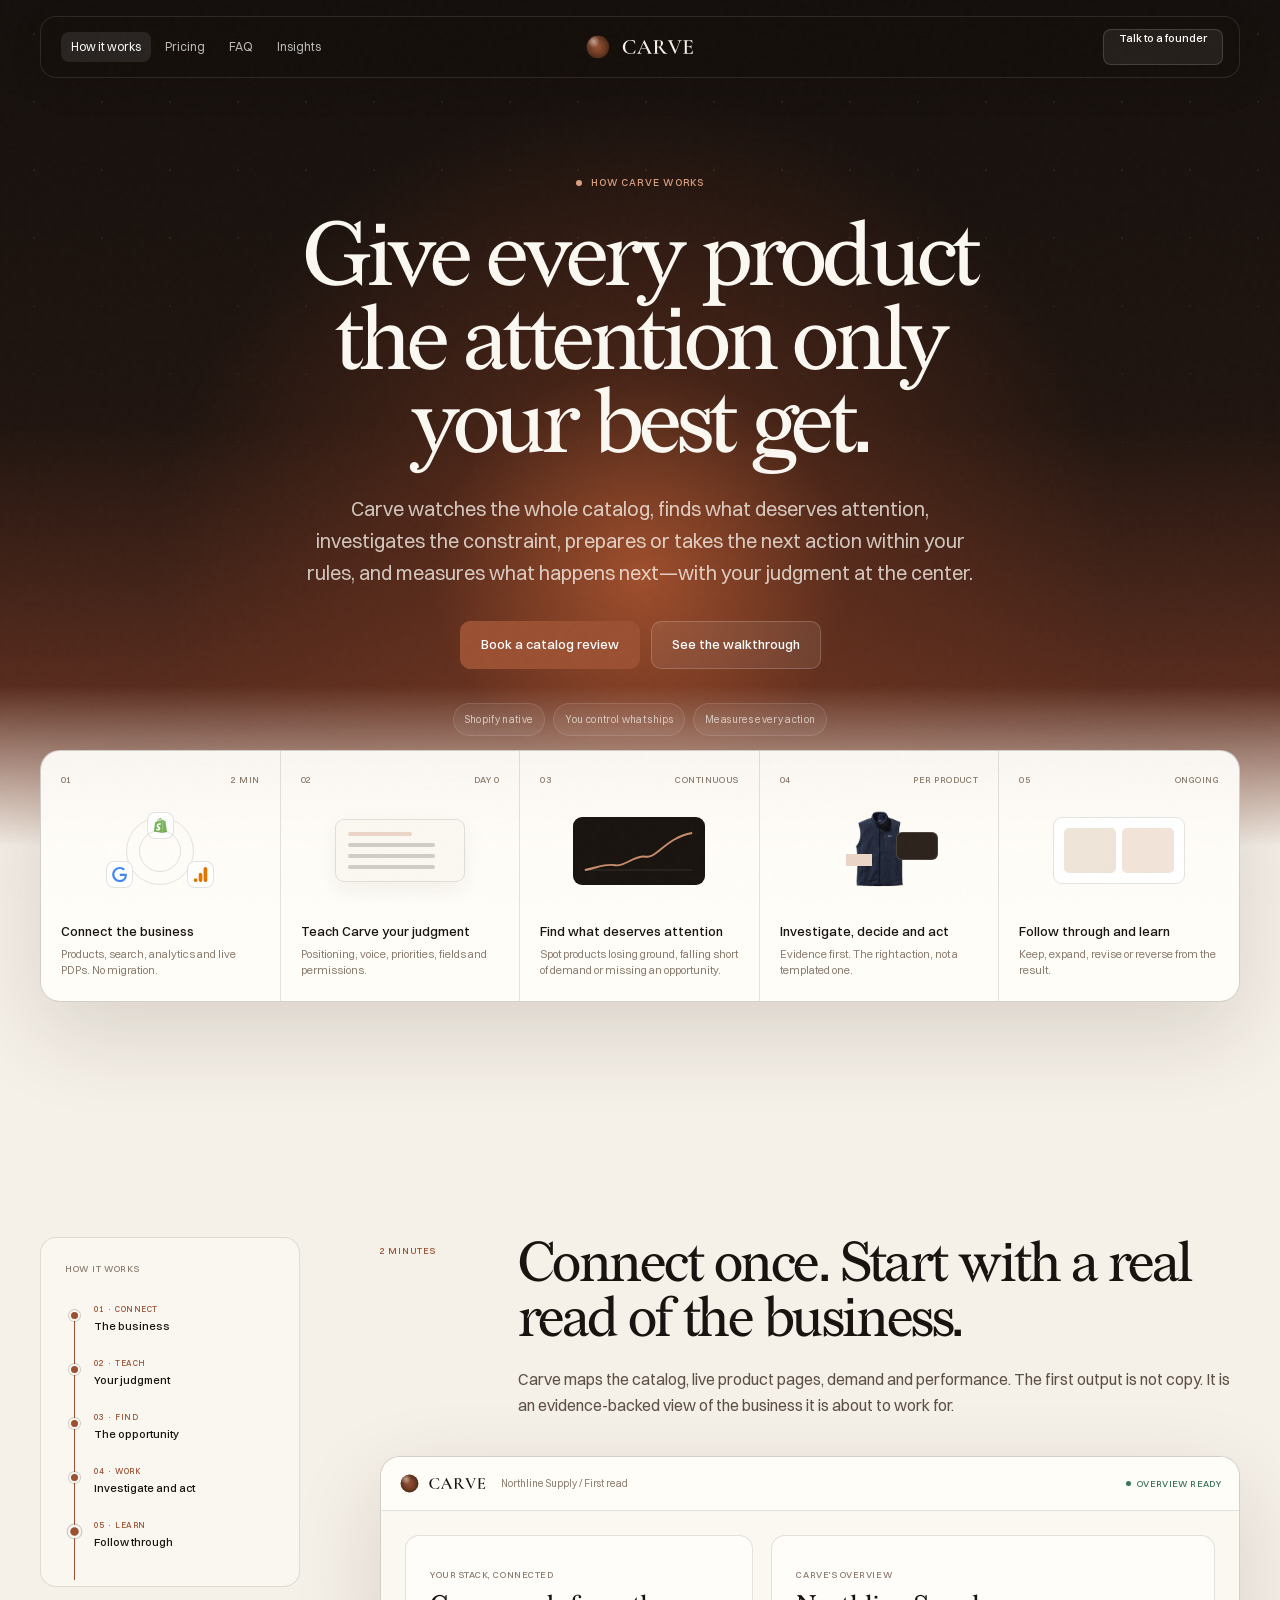
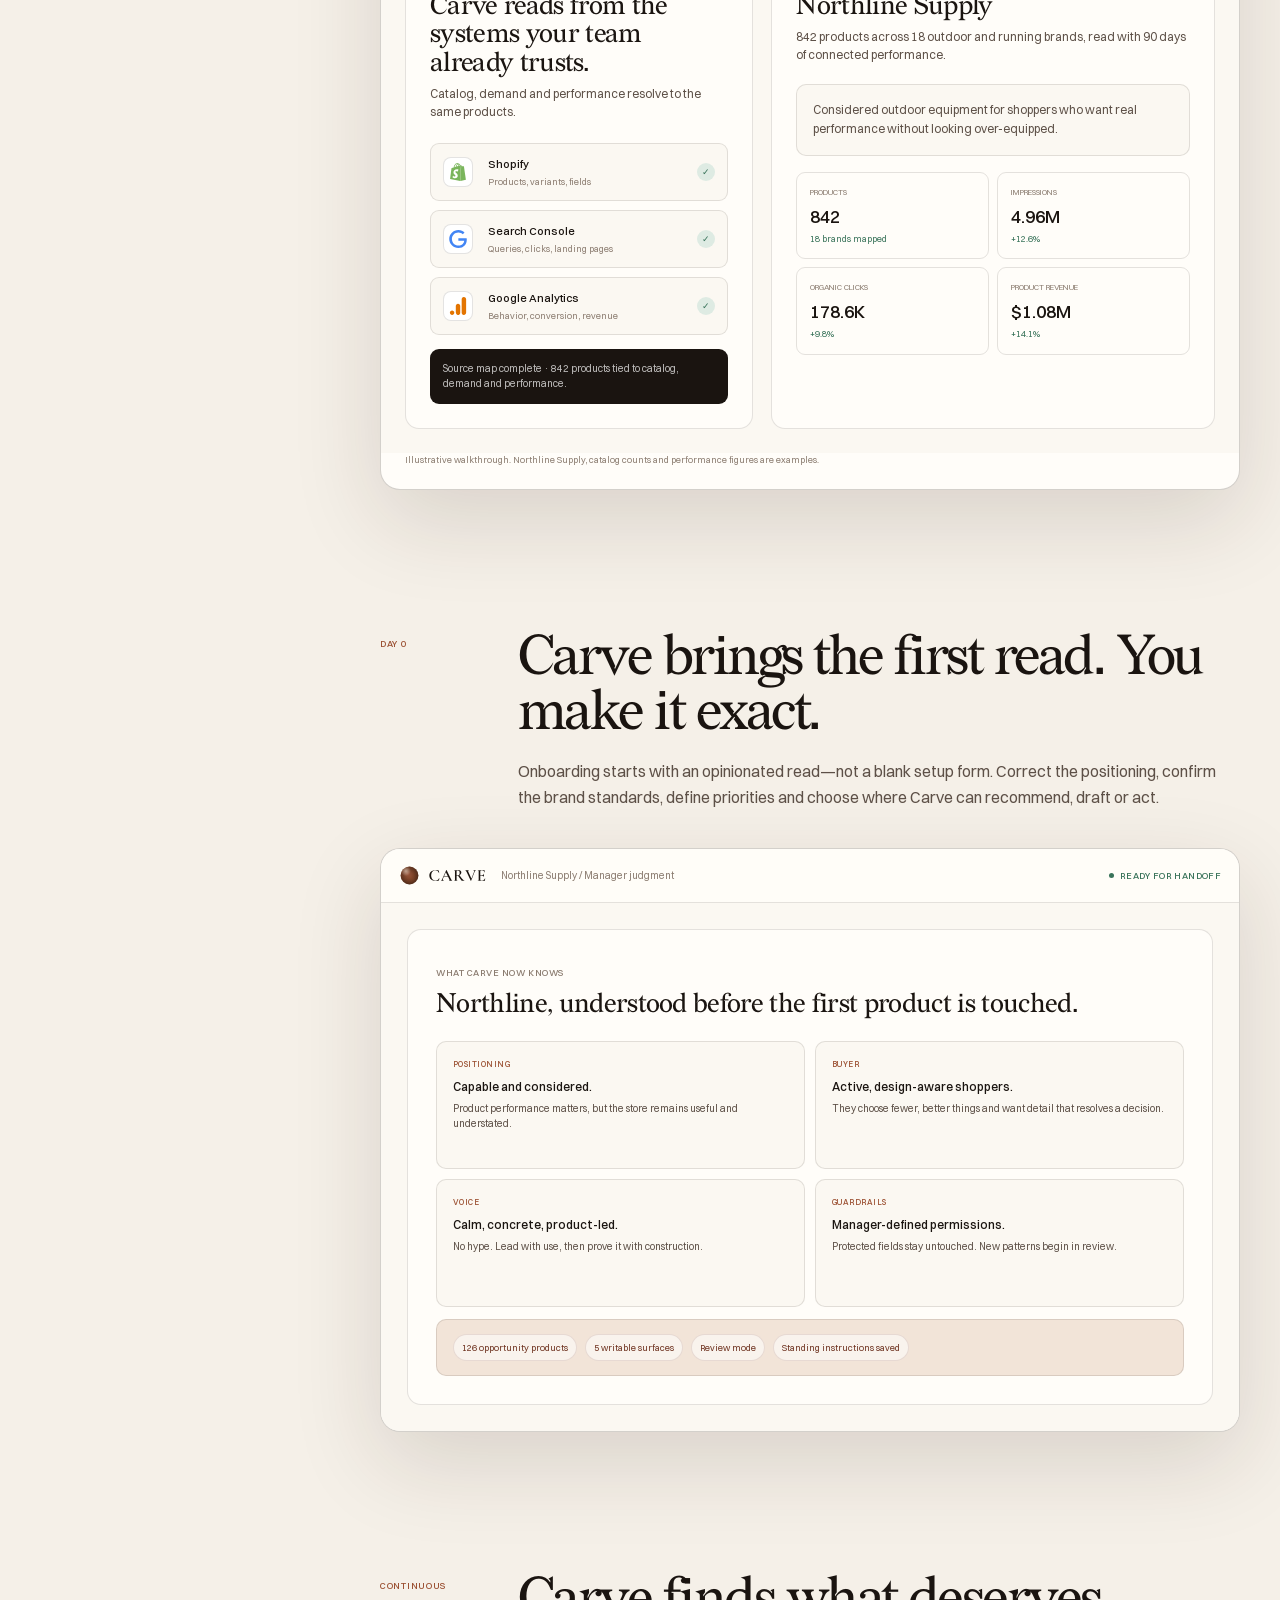
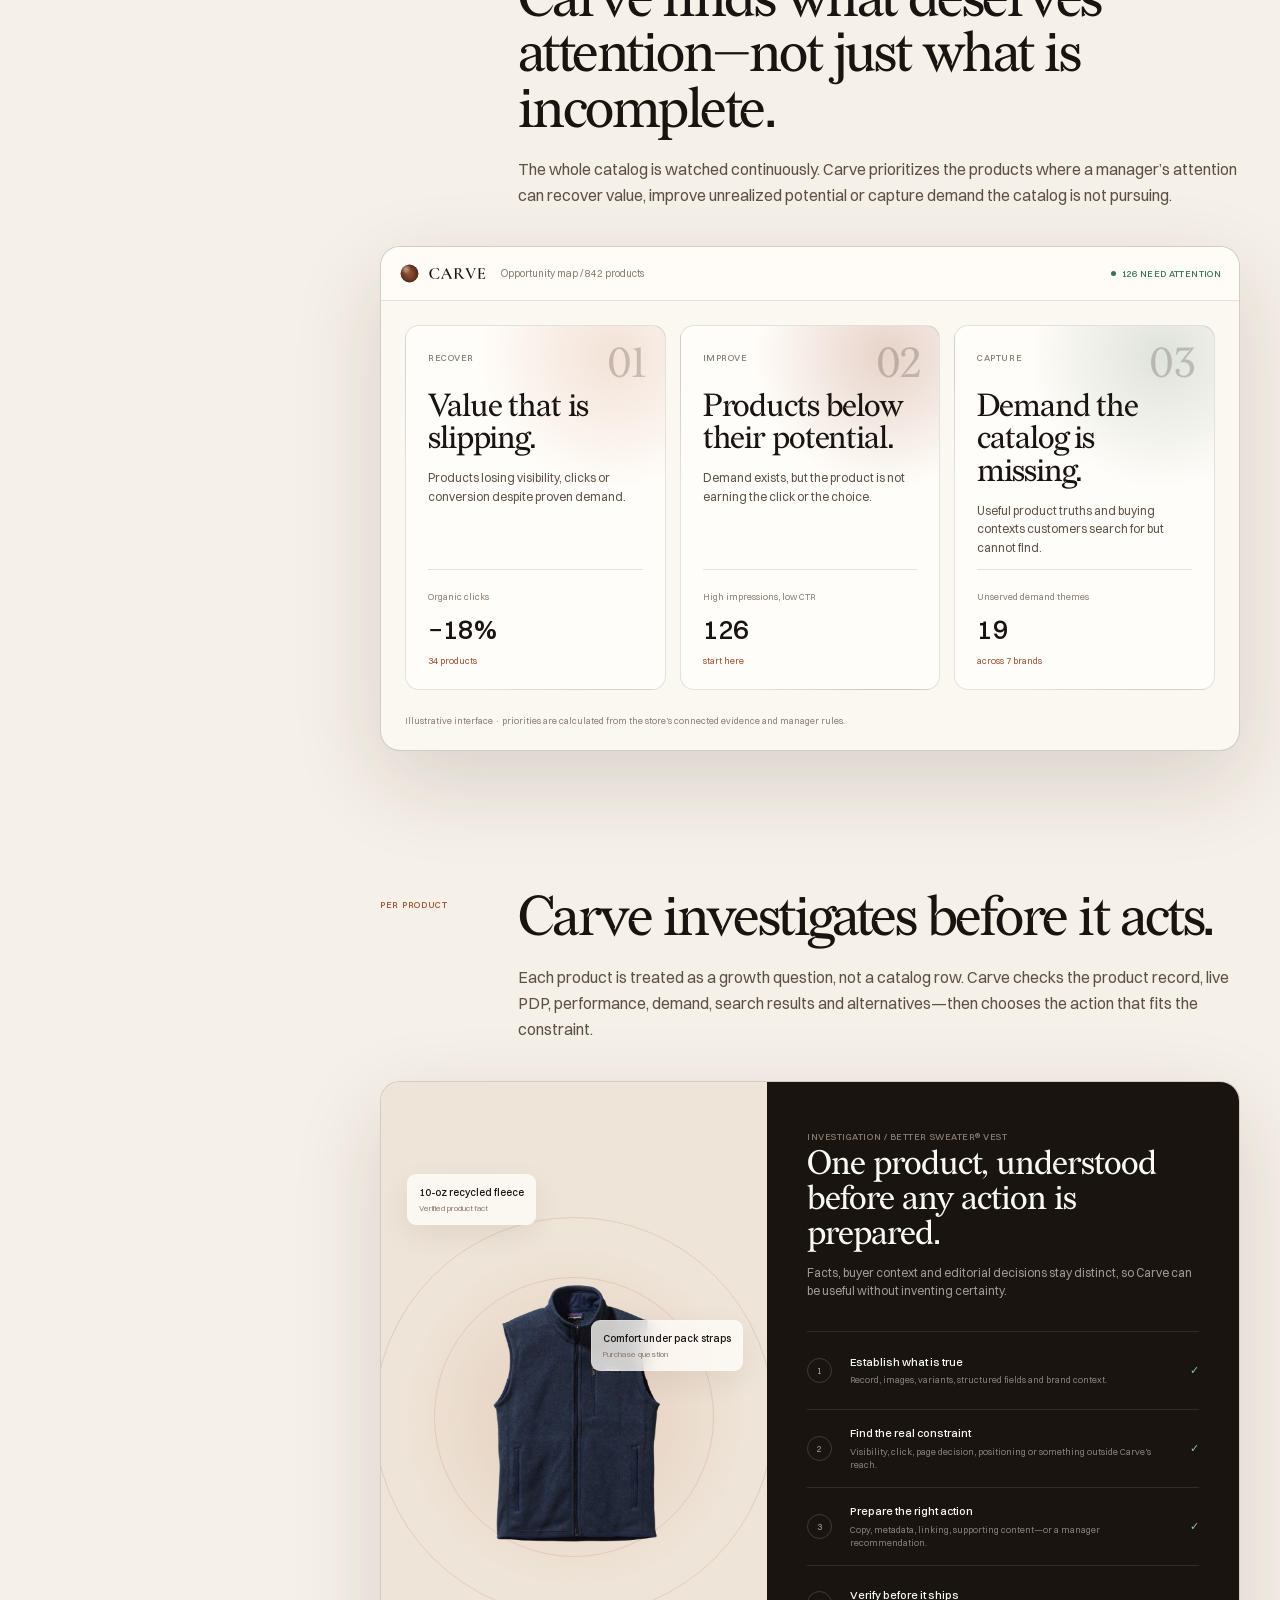
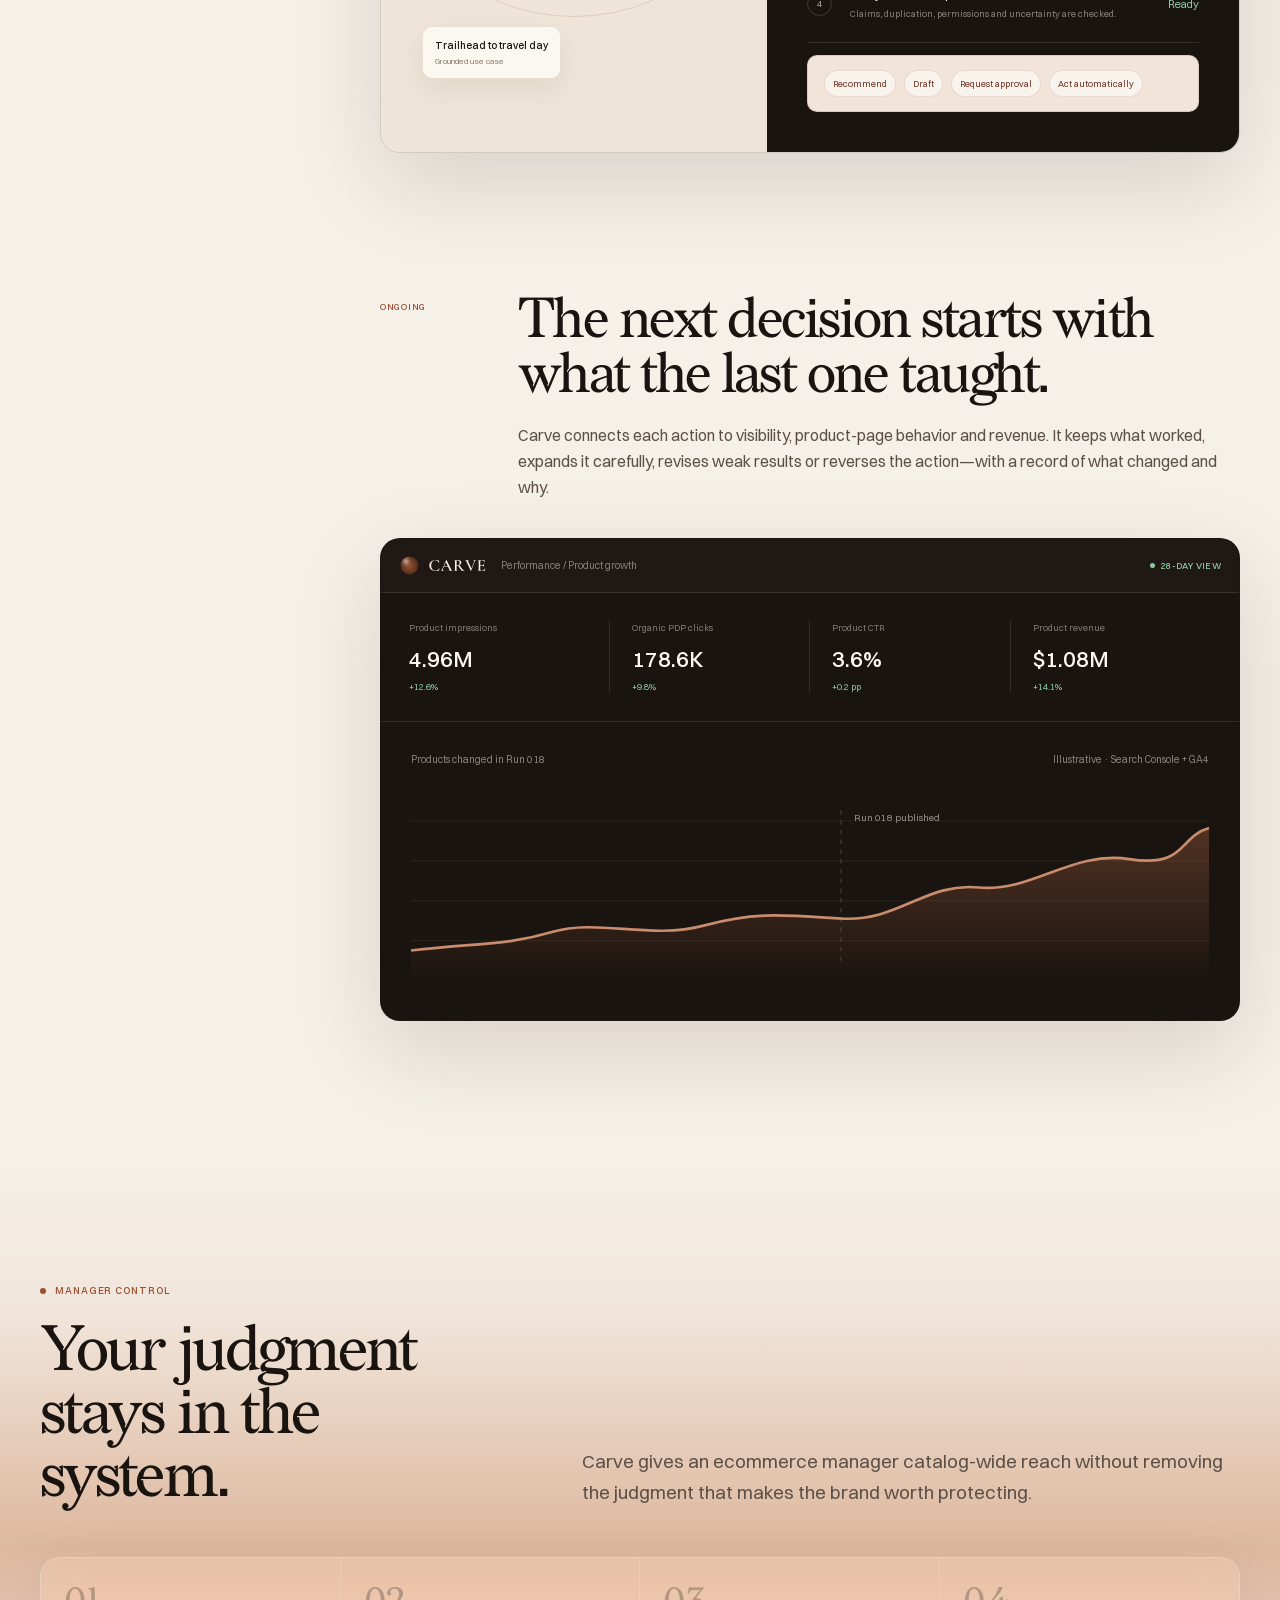
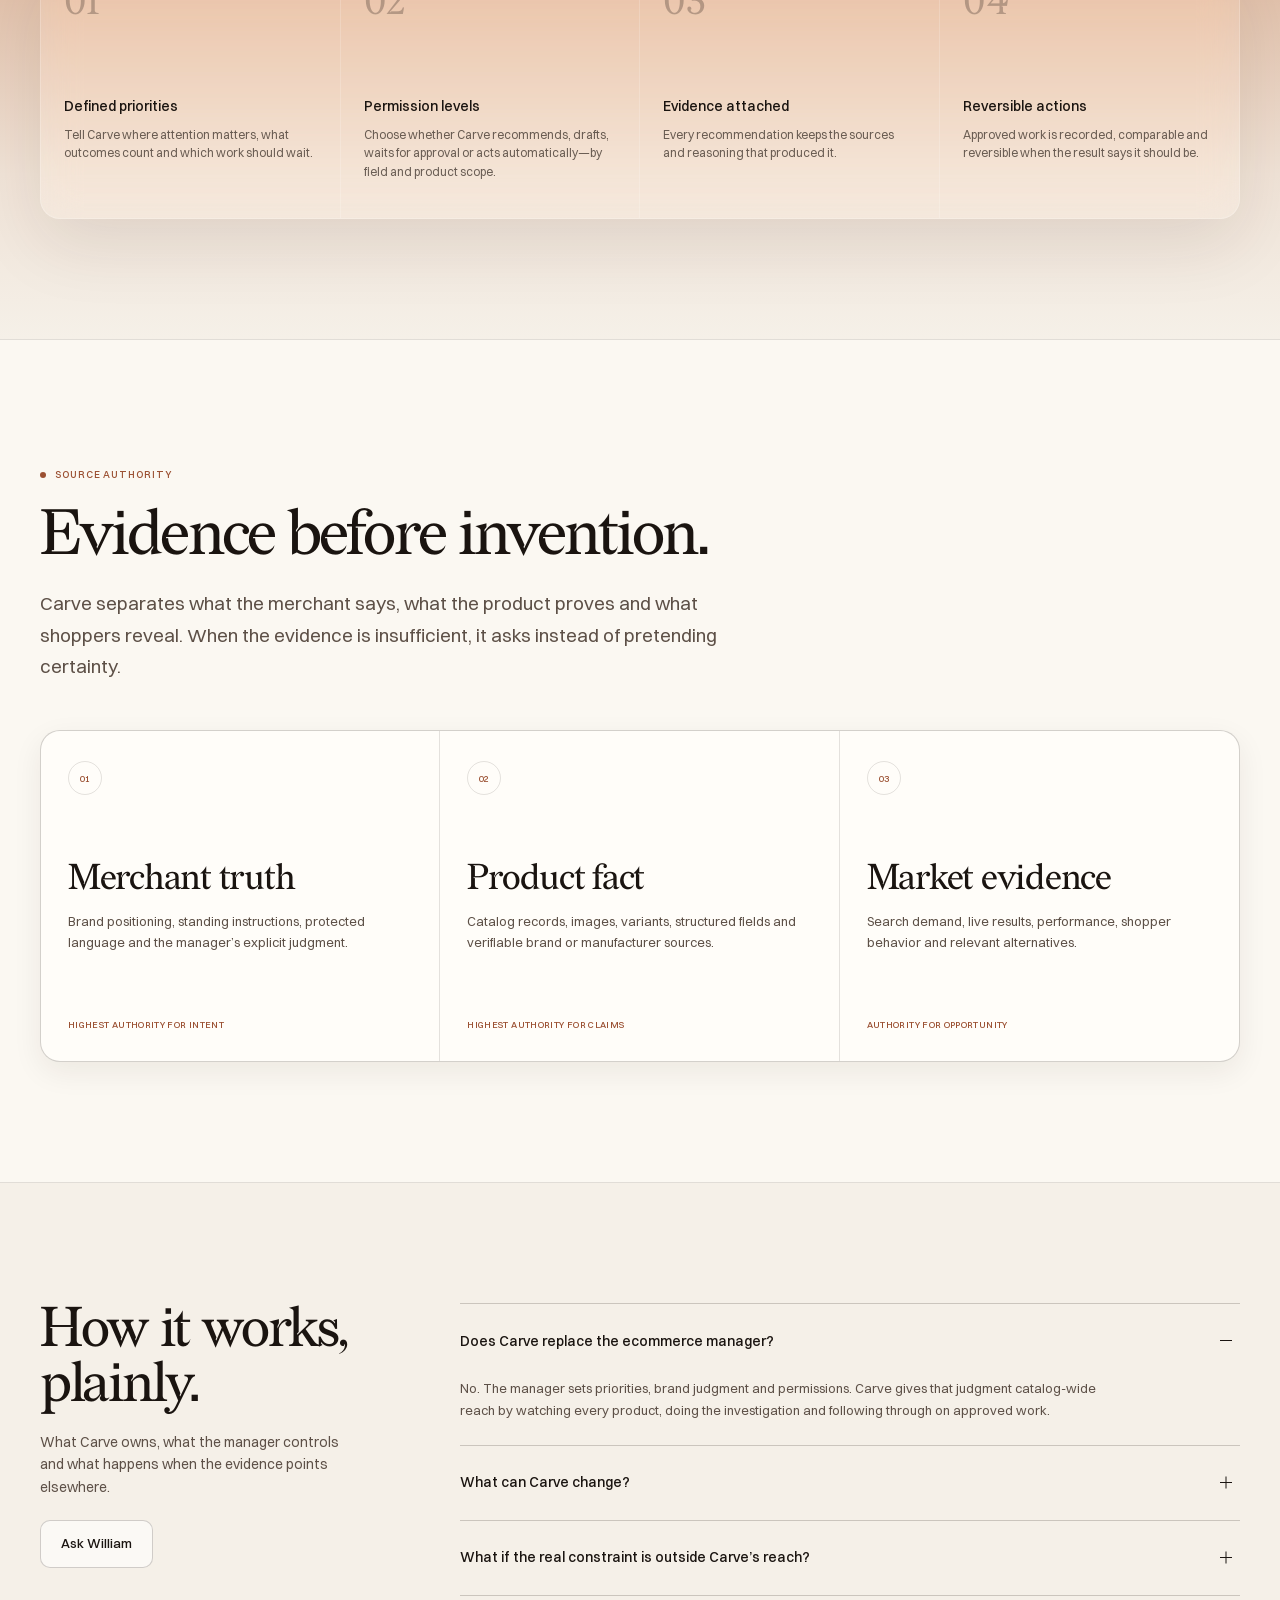
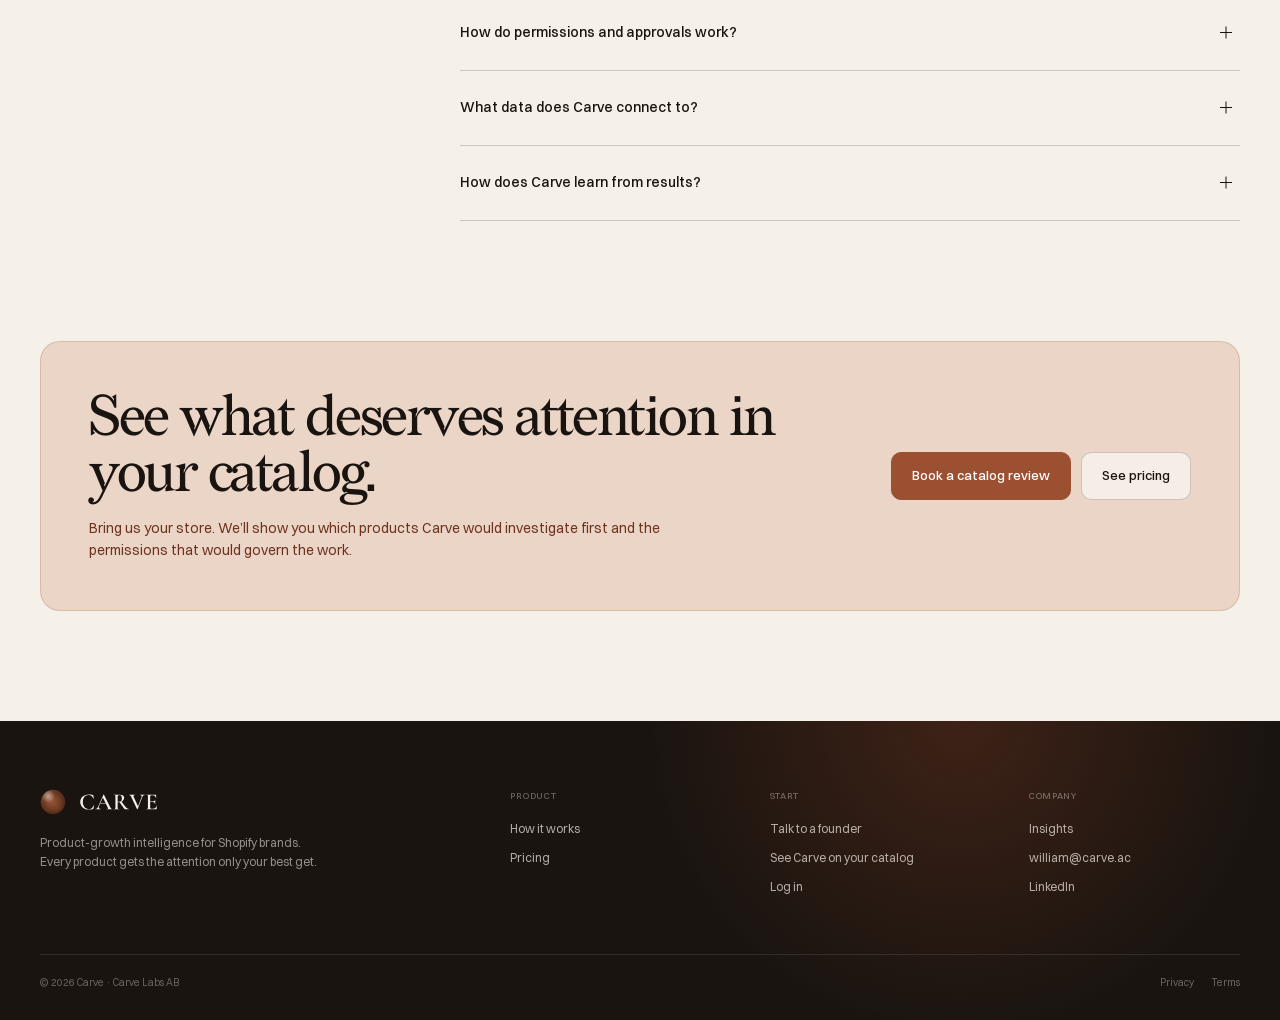
<file: how-it-works/index.html>
<!doctype html>
<html lang="en">
<head>
  <meta charset="utf-8">
  <meta name="viewport" content="width=device-width, initial-scale=1">
  <title>How Carve works — Investigate, act and learn across every product</title>
  <meta name="description" content="See how Carve finds product-growth opportunities, investigates the real constraint, acts with permission and learns from the result.">
  <link rel="canonical" href="https://williamsvanqvist-carve.github.io/carve-site-preview/how-it-works/">
  <meta property="og:type" content="website">
  <meta property="og:title" content="How Carve works — Investigate, act and learn across every product">
  <meta property="og:description" content="Carve finds product-growth opportunities, investigates the constraint, acts with permission and follows through.">
  <meta property="og:url" content="https://williamsvanqvist-carve.github.io/carve-site-preview/how-it-works/">
  <meta property="og:image" content="https://williamsvanqvist-carve.github.io/carve-site-preview/assets/carve/og-image.png">
  <meta name="twitter:card" content="summary_large_image">
  <meta name="twitter:title" content="How Carve works">
  <meta name="twitter:description" content="Product-growth intelligence that investigates before it acts.">
  <meta name="twitter:image" content="https://williamsvanqvist-carve.github.io/carve-site-preview/assets/carve/og-image.png">
  <link rel="icon" href="../assets/carve/favicon.ico">
  <link rel="apple-touch-icon" href="../assets/carve/apple-touch-icon.png">
  <link rel="preload" href="../assets/carve/fonts/redaction-regular.otf" as="font" type="font/otf" crossorigin>
  <link rel="stylesheet" href="../site.css">
  <script src="../site.js" defer></script>
</head>
<body>
  <a class="skip-link" href="#main">Skip to content</a>

  <header class="site-nav" aria-label="Primary navigation">
    <div class="nav-shell">
      <nav class="nav-links" aria-label="Main">
        <a class="nav-link" href="../how-it-works/" aria-current="page">How it works</a>
        <a class="nav-link" href="../pricing/">Pricing</a>
        <a class="nav-link" href="../#faq">FAQ</a>
        <a class="nav-link" href="../insights/">Insights</a>
      </nav>
      <a class="nav-brand" href="../" aria-label="Carve home">
        <img src="../assets/carve/lockup-white.svg" data-logo-light="../assets/carve/lockup-white.svg" data-logo-dark="../assets/carve/lockup-black.svg" alt="Carve" width="112" height="24">
      </a>
      <div class="nav-actions">
        <a class="nav-cta" href="https://calendar.app.google/TA9Xv89TnJkJidm78" target="_blank" rel="noopener noreferrer">Talk to a founder</a>
        <button class="nav-toggle" type="button" aria-expanded="false" aria-controls="mobile-menu" aria-label="Open menu"><span></span></button>
      </div>
      <nav class="nav-mobile" id="mobile-menu" aria-label="Mobile">
        <a href="../how-it-works/" aria-current="page">How it works</a>
        <a href="../pricing/">Pricing</a>
        <a href="../#faq">FAQ</a>
        <a href="../insights/">Insights</a>
        <a class="button button-primary" href="https://calendar.app.google/TA9Xv89TnJkJidm78" target="_blank" rel="noopener noreferrer">Talk to a founder</a>
      </nav>
    </div>
  </header>

  <main id="main">
    <section class="page-hero">
      <div class="shell">
        <div class="hero-content">
          <span class="eyebrow">How Carve works</span>
          <h1 class="hero-title">Give every product the attention only your best get.</h1>
          <p class="hero-lede">Carve watches the whole catalog, finds what deserves attention, investigates the constraint, prepares or takes the next action within your rules, and measures what happens next—with your judgment at the center.</p>
          <div class="hero-actions">
            <a class="button button-primary" href="https://calendar.app.google/TA9Xv89TnJkJidm78" target="_blank" rel="noopener noreferrer">Book a catalog review</a>
            <a class="button" href="#walkthrough">See the walkthrough</a>
          </div>
          <div class="hero-proof" aria-label="How Carve works">
            <span>Shopify native</span>
            <span>You control what ships</span>
            <span>Measures every action</span>
          </div>
        </div>
      </div>
    </section>

    <section class="moments" aria-label="The Carve loop">
      <div class="shell">
        <div class="moment-grid reveal">
          <a class="moment-card" href="#connect">
            <div class="moment-meta"><span>01</span><span>2 min</span></div>
            <div class="moment-visual">
              <div class="connector-orbits" aria-hidden="true">
                <img src="../assets/carve/shopify.svg" alt="">
                <img src="../assets/carve/google.svg" alt="">
                <img src="../assets/carve/ga4.svg" alt="">
              </div>
            </div>
            <h2>Connect the business</h2>
            <p>Products, search, analytics and live PDPs. No migration.</p>
          </a>
          <a class="moment-card" href="#judgment">
            <div class="moment-meta"><span>02</span><span>Day 0</span></div>
            <div class="moment-visual"><div class="mini-note" aria-hidden="true"><i></i><b></b><b></b><b></b></div></div>
            <h2>Teach Carve your judgment</h2>
            <p>Positioning, voice, priorities, fields and permissions.</p>
          </a>
          <a class="moment-card" href="#attention">
            <div class="moment-meta"><span>03</span><span>Continuous</span></div>
            <div class="moment-visual"><div class="mini-chart" aria-hidden="true"><svg viewBox="0 0 120 52"><path d="M3 46 C18 43 25 39 35 41 S55 30 67 32 S88 12 116 7" fill="none" stroke="#c98c6d" stroke-width="2"/><path d="M3 46 H116" fill="none" stroke="rgba(255,255,255,.12)"/></svg></div></div>
            <h2>Find what deserves attention</h2>
            <p>Spot products losing ground, falling short of demand or missing an opportunity.</p>
          </a>
          <a class="moment-card" href="#investigate">
            <div class="moment-meta"><span>04</span><span>Per product</span></div>
            <div class="moment-visual"><div class="mini-product" aria-hidden="true"><img src="../assets/carve/patagonia-better-sweater-vest-cutout.png" alt=""></div></div>
            <h2>Investigate, decide and act</h2>
            <p>Evidence first. The right action, not a templated one.</p>
          </a>
          <a class="moment-card" href="#learn">
            <div class="moment-meta"><span>05</span><span>Ongoing</span></div>
            <div class="moment-visual"><div class="mini-review" aria-hidden="true"><span></span><span></span></div></div>
            <h2>Follow through and learn</h2>
            <p>Keep, expand, revise or reverse from the result.</p>
          </a>
        </div>
      </div>
    </section>

    <section class="journey" id="walkthrough" data-journey>
      <div class="shell journey-layout">
        <aside class="journey-rail" aria-label="Walkthrough progress">
          <p class="journey-rail-title">How it works</p>
          <nav class="journey-links">
            <a class="journey-link" href="#connect" data-journey-link><span>01 · Connect</span><b>The business</b></a>
            <a class="journey-link" href="#judgment" data-journey-link><span>02 · Teach</span><b>Your judgment</b></a>
            <a class="journey-link" href="#attention" data-journey-link><span>03 · Find</span><b>The opportunity</b></a>
            <a class="journey-link" href="#investigate" data-journey-link><span>04 · Work</span><b>Investigate and act</b></a>
            <a class="journey-link" href="#learn" data-journey-link><span>05 · Learn</span><b>Follow through</b></a>
          </nav>
        </aside>

        <div class="journey-stages">
          <article class="journey-stage" id="connect" data-journey-stage>
            <header class="stage-header">
              <p class="stage-time">2 minutes</p>
              <div class="stage-title">
                <h2>Connect once. Start with a real read of the business.</h2>
                <p>Carve maps the catalog, live product pages, demand and performance. The first output is not copy. It is an evidence-backed view of the business it is about to work for.</p>
              </div>
            </header>
            <div class="stage-display reveal">
              <div class="app-bar">
                <img src="../assets/carve/lockup-black.svg" alt="Carve">
                <span class="app-crumb">Northline Supply / First read</span>
                <span class="app-status">Overview ready</span>
              </div>
              <div class="connect-display">
                <section class="source-panel">
                  <span class="panel-kicker">Your stack, connected</span>
                  <h3>Carve reads from the systems your team already trusts.</h3>
                  <p>Catalog, demand and performance resolve to the same products.</p>
                  <div class="source-list">
                    <div class="source-row"><img src="../assets/carve/shopify.svg" alt="Shopify"><div><b>Shopify</b><span>Products, variants, fields</span></div><i>✓</i></div>
                    <div class="source-row"><img src="../assets/carve/google.svg" alt="Google Search Console"><div><b>Search Console</b><span>Queries, clicks, landing pages</span></div><i>✓</i></div>
                    <div class="source-row"><img src="../assets/carve/ga4.svg" alt="Google Analytics"><div><b>Google Analytics</b><span>Behavior, conversion, revenue</span></div><i>✓</i></div>
                  </div>
                  <div class="source-note">Source map complete · 842 products tied to catalog, demand and performance.</div>
                </section>
                <section class="overview-panel">
                  <span class="panel-kicker">Carve’s overview</span>
                  <h3>Northline Supply</h3>
                  <p>842 products across 18 outdoor and running brands, read with 90 days of connected performance.</p>
                  <blockquote class="overview-quote">Considered outdoor equipment for shoppers who want real performance without looking over-equipped.</blockquote>
                  <div class="overview-stats" aria-label="Illustrative business metrics">
                    <div class="overview-stat"><span>Products</span><b>842</b><i>18 brands mapped</i></div>
                    <div class="overview-stat"><span>Impressions</span><b>4.96M</b><i>+12.6%</i></div>
                    <div class="overview-stat"><span>Organic clicks</span><b>178.6K</b><i>+9.8%</i></div>
                    <div class="overview-stat"><span>Product revenue</span><b>$1.08M</b><i>+14.1%</i></div>
                  </div>
                </section>
              </div>
              <p class="interface-note">Illustrative walkthrough. Northline Supply, catalog counts and performance figures are examples.</p>
            </div>
          </article>

          <article class="journey-stage" id="judgment" data-journey-stage>
            <header class="stage-header">
              <p class="stage-time">Day 0</p>
              <div class="stage-title">
                <h2>Carve brings the first read. You make it exact.</h2>
                <p>Onboarding starts with an opinionated read—not a blank setup form. Correct the positioning, confirm the brand standards, define priorities and choose where Carve can recommend, draft or act.</p>
              </div>
            </header>
            <div class="stage-display reveal">
              <div class="app-bar">
                <img src="../assets/carve/lockup-black.svg" alt="Carve">
                <span class="app-crumb">Northline Supply / Manager judgment</span>
                <span class="app-status">Ready for handoff</span>
              </div>
              <div class="understand-display">
                <section class="understand-panel">
                  <span class="panel-kicker">What Carve now knows</span>
                  <h3>Northline, understood before the first product is touched.</h3>
                  <div class="understanding-grid">
                    <div class="understanding-card"><span>Positioning</span><b>Capable and considered.</b><p>Product performance matters, but the store remains useful and understated.</p></div>
                    <div class="understanding-card"><span>Buyer</span><b>Active, design-aware shoppers.</b><p>They choose fewer, better things and want detail that resolves a decision.</p></div>
                    <div class="understanding-card"><span>Voice</span><b>Calm, concrete, product-led.</b><p>No hype. Lead with use, then prove it with construction.</p></div>
                    <div class="understanding-card"><span>Guardrails</span><b>Manager-defined permissions.</b><p>Protected fields stay untouched. New patterns begin in review.</p></div>
                  </div>
                  <div class="scope-strip" aria-label="Selected scope"><span>126 opportunity products</span><span>5 writable surfaces</span><span>Review mode</span><span>Standing instructions saved</span></div>
                </section>
              </div>
            </div>
          </article>

          <article class="journey-stage" id="attention" data-journey-stage>
            <header class="stage-header">
              <p class="stage-time">Continuous</p>
              <div class="stage-title">
                <h2>Carve finds what deserves attention—not just what is incomplete.</h2>
                <p>The whole catalog is watched continuously. Carve prioritizes the products where a manager’s attention can recover value, improve unrealized potential or capture demand the catalog is not pursuing.</p>
              </div>
            </header>
            <div class="stage-display opportunity-display reveal">
              <div class="app-bar">
                <img src="../assets/carve/lockup-black.svg" alt="Carve">
                <span class="app-crumb">Opportunity map / 842 products</span>
                <span class="app-status">126 need attention</span>
              </div>
              <div class="opportunity-grid">
                <article class="opportunity-card">
                  <span class="opportunity-index">01</span>
                  <p class="panel-kicker">Recover</p>
                  <h3>Value that is slipping.</h3>
                  <p>Products losing visibility, clicks or conversion despite proven demand.</p>
                  <div class="opportunity-signal"><span>Organic clicks</span><b>−18%</b><i>34 products</i></div>
                </article>
                <article class="opportunity-card">
                  <span class="opportunity-index">02</span>
                  <p class="panel-kicker">Improve</p>
                  <h3>Products below their potential.</h3>
                  <p>Demand exists, but the product is not earning the click or the choice.</p>
                  <div class="opportunity-signal"><span>High impressions, low CTR</span><b>126</b><i>start here</i></div>
                </article>
                <article class="opportunity-card">
                  <span class="opportunity-index">03</span>
                  <p class="panel-kicker">Capture</p>
                  <h3>Demand the catalog is missing.</h3>
                  <p>Useful product truths and buying contexts customers search for but cannot find.</p>
                  <div class="opportunity-signal"><span>Unserved demand themes</span><b>19</b><i>across 7 brands</i></div>
                </article>
              </div>
              <p class="interface-note">Illustrative interface · priorities are calculated from the store’s connected evidence and manager rules.</p>
            </div>
          </article>

          <article class="journey-stage" id="investigate" data-journey-stage>
            <header class="stage-header">
              <p class="stage-time">Per product</p>
              <div class="stage-title">
                <h2>Carve investigates before it acts.</h2>
                <p>Each product is treated as a growth question, not a catalog row. Carve checks the product record, live PDP, performance, demand, search results and alternatives—then chooses the action that fits the constraint.</p>
              </div>
            </header>
            <div class="stage-display work-display reveal">
              <div class="work-product">
                <img src="../assets/carve/patagonia-better-sweater-vest-cutout.png" alt="Navy Patagonia Better Sweater vest used as a public product demonstration" loading="lazy" decoding="async">
                <div class="product-chip c1"><b>10-oz recycled fleece</b><span>Verified product fact</span></div>
                <div class="product-chip c2"><b>Comfort under pack straps</b><span>Purchase question</span></div>
                <div class="product-chip c3"><b>Trailhead to travel day</b><span>Grounded use case</span></div>
              </div>
              <div class="work-reasoning">
                <span class="panel-kicker">Investigation / Better Sweater® Vest</span>
                <h3>One product, understood before any action is prepared.</h3>
                <p>Facts, buyer context and editorial decisions stay distinct, so Carve can be useful without inventing certainty.</p>
                <div class="reason-list">
                  <div class="reason-row"><span>1</span><div><b>Establish what is true</b><small>Record, images, variants, structured fields and brand context.</small></div><i>✓</i></div>
                  <div class="reason-row"><span>2</span><div><b>Find the real constraint</b><small>Visibility, click, page decision, positioning or something outside Carve’s reach.</small></div><i>✓</i></div>
                  <div class="reason-row"><span>3</span><div><b>Prepare the right action</b><small>Copy, metadata, linking, supporting content—or a manager recommendation.</small></div><i>✓</i></div>
                  <div class="reason-row"><span>4</span><div><b>Verify before it ships</b><small>Claims, duplication, permissions and uncertainty are checked.</small></div><i>Ready</i></div>
                </div>
                <div class="scope-strip"><span>Recommend</span><span>Draft</span><span>Request approval</span><span>Act automatically</span></div>
              </div>
            </div>
          </article>

          <article class="journey-stage" id="learn" data-journey-stage>
            <header class="stage-header">
              <p class="stage-time">Ongoing</p>
              <div class="stage-title">
                <h2>The next decision starts with what the last one taught.</h2>
                <p>Carve connects each action to visibility, product-page behavior and revenue. It keeps what worked, expands it carefully, revises weak results or reverses the action—with a record of what changed and why.</p>
              </div>
            </header>
            <div class="stage-display learning-display reveal">
              <div class="app-bar app-bar-dark">
                <img src="../assets/carve/lockup-white.svg" alt="Carve">
                <span class="app-crumb">Performance / Product growth</span>
                <span class="app-status">28-day view</span>
              </div>
              <section class="learning-panel">
                <div class="learning-summary" aria-label="Illustrative performance metrics">
                  <div class="learning-stat"><span>Product impressions</span><b>4.96M</b><i>+12.6%</i></div>
                  <div class="learning-stat"><span>Organic PDP clicks</span><b>178.6K</b><i>+9.8%</i></div>
                  <div class="learning-stat"><span>Product CTR</span><b>3.6%</b><i>+0.2 pp</i></div>
                  <div class="learning-stat"><span>Product revenue</span><b>$1.08M</b><i>+14.1%</i></div>
                </div>
                <div class="learning-chart">
                  <div class="learning-chart-head"><span>Products changed in Run 018</span><span>Illustrative · Search Console + GA4</span></div>
                  <svg viewBox="0 0 900 210" role="img" aria-label="Illustrative line chart showing product traffic increasing after a publish event">
                    <defs><linearGradient id="area" x1="0" y1="0" x2="0" y2="1"><stop offset="0" stop-color="#b86b45" stop-opacity=".35"/><stop offset="1" stop-color="#b86b45" stop-opacity="0"/></linearGradient></defs>
                    <g stroke="rgba(255,255,255,.08)"><path d="M0 30H900"/><path d="M0 75H900"/><path d="M0 120H900"/><path d="M0 165H900"/></g>
                    <path d="M0 176 C80 167 110 170 160 155 S270 164 330 148 S420 136 485 140 S580 99 640 105 S745 63 810 73 S865 48 900 38 L900 210 L0 210Z" fill="url(#area)"/>
                    <path d="M0 176 C80 167 110 170 160 155 S270 164 330 148 S420 136 485 140 S580 99 640 105 S745 63 810 73 S865 48 900 38" fill="none" stroke="#c98c6d" stroke-width="3"/>
                    <path d="M485 18V190" stroke="rgba(255,255,255,.24)" stroke-dasharray="5 6"/>
                    <text x="500" y="30" fill="rgba(255,255,255,.52)" font-size="11">Run 018 published</text>
                  </svg>
                </div>
              </section>
            </div>
          </article>
        </div>
      </div>
    </section>

    <section class="section warm-flow-light">
      <div class="shell">
        <div class="section-split">
          <div>
            <span class="eyebrow">Manager control</span>
            <h2 class="section-heading">Your judgment stays in the system.</h2>
          </div>
          <p class="section-copy">Carve gives an ecommerce manager catalog-wide reach without removing the judgment that makes the brand worth protecting.</p>
        </div>
        <div class="control-grid reveal">
          <article class="control-card"><span>01</span><h3>Defined priorities</h3><p>Tell Carve where attention matters, what outcomes count and which work should wait.</p></article>
          <article class="control-card"><span>02</span><h3>Permission levels</h3><p>Choose whether Carve recommends, drafts, waits for approval or acts automatically—by field and product scope.</p></article>
          <article class="control-card"><span>03</span><h3>Evidence attached</h3><p>Every recommendation keeps the sources and reasoning that produced it.</p></article>
          <article class="control-card"><span>04</span><h3>Reversible actions</h3><p>Approved work is recorded, comparable and reversible when the result says it should be.</p></article>
        </div>
      </div>
    </section>

    <section class="section evidence-section">
      <div class="shell">
        <span class="eyebrow">Source authority</span>
        <h2 class="section-heading">Evidence before invention.</h2>
        <p class="section-copy">Carve separates what the merchant says, what the product proves and what shoppers reveal. When the evidence is insufficient, it asks instead of pretending certainty.</p>
        <div class="evidence-grid reveal">
          <article class="evidence-card">
            <span class="evidence-rank">01</span>
            <h3>Merchant truth</h3>
            <p>Brand positioning, standing instructions, protected language and the manager’s explicit judgment.</p>
            <small>Highest authority for intent</small>
          </article>
          <article class="evidence-card">
            <span class="evidence-rank">02</span>
            <h3>Product fact</h3>
            <p>Catalog records, images, variants, structured fields and verifiable brand or manufacturer sources.</p>
            <small>Highest authority for claims</small>
          </article>
          <article class="evidence-card">
            <span class="evidence-rank">03</span>
            <h3>Market evidence</h3>
            <p>Search demand, live results, performance, shopper behavior and relevant alternatives.</p>
            <small>Authority for opportunity</small>
          </article>
        </div>
      </div>
    </section>

    <section class="section" id="how-faq">
      <div class="shell faq-layout">
        <div class="faq-intro">
          <h2>How it works, plainly.</h2>
          <p>What Carve owns, what the manager controls and what happens when the evidence points elsewhere.</p>
          <a class="button" href="mailto:william@carve.ac">Ask William</a>
        </div>
        <div class="questions">
          <div class="question">
            <button type="button" aria-expanded="true" aria-controls="how-answer-1">Does Carve replace the ecommerce manager?<span class="question-icon" aria-hidden="true"></span></button>
            <div class="answer" id="how-answer-1"><div><p>No. The manager sets priorities, brand judgment and permissions. Carve gives that judgment catalog-wide reach by watching every product, doing the investigation and following through on approved work.</p></div></div>
          </div>
          <div class="question">
            <button type="button" aria-expanded="false" aria-controls="how-answer-2">What can Carve change?<span class="question-icon" aria-hidden="true"></span></button>
            <div class="answer" id="how-answer-2"><div><p>Carve can prepare or publish changes to supported Shopify fields, including titles, descriptions, metadata and Q&amp;A. When the constraint sits elsewhere, it gives the manager evidence and a recommendation.</p></div></div>
          </div>
          <div class="question">
            <button type="button" aria-expanded="false" aria-controls="how-answer-3">What if the real constraint is outside Carve’s reach?<span class="question-icon" aria-hidden="true"></span></button>
            <div class="answer" id="how-answer-3"><div><p>Carve tells you. If imagery, price, availability, assortment or another operational issue is the real bottleneck, the manager gets the evidence and recommendation instead of a cosmetic rewrite.</p></div></div>
          </div>
          <div class="question">
            <button type="button" aria-expanded="false" aria-controls="how-answer-4">How do permissions and approvals work?<span class="question-icon" aria-hidden="true"></span></button>
            <div class="answer" id="how-answer-4"><div><p>Rules can be set by field, product group and confidence. Carve can recommend, prepare a draft, request approval or act automatically. Every action keeps a before-and-after record.</p></div></div>
          </div>
          <div class="question">
            <button type="button" aria-expanded="false" aria-controls="how-answer-5">What data does Carve connect to?<span class="question-icon" aria-hidden="true"></span></button>
            <div class="answer" id="how-answer-5"><div><p>Shopify provides the catalog and product surfaces. Search Console and GA4 connect demand, visibility and behavior. Carve also reads the live PDP and relevant market evidence when it investigates a product.</p></div></div>
          </div>
          <div class="question">
            <button type="button" aria-expanded="false" aria-controls="how-answer-6">How does Carve learn from results?<span class="question-icon" aria-hidden="true"></span></button>
            <div class="answer" id="how-answer-6"><div><p>Each action stays tied to the products, evidence and performance that produced it. Carve can keep, expand, revise or reverse the work, then carry the lesson forward without blindly repeating it.</p></div></div>
          </div>
        </div>
      </div>
    </section>

    <section class="closing-cta">
      <div class="shell">
        <div class="cta-panel reveal">
          <div>
            <h2>See what deserves attention in your catalog.</h2>
            <p>Bring us your store. We’ll show you which products Carve would investigate first and the permissions that would govern the work.</p>
          </div>
          <div class="cta-actions">
            <a class="button button-primary" href="https://calendar.app.google/TA9Xv89TnJkJidm78" target="_blank" rel="noopener noreferrer">Book a catalog review</a>
            <a class="button" href="../pricing/">See pricing</a>
          </div>
        </div>
      </div>
    </section>
  </main>

  <footer class="site-footer">
    <div class="shell">
      <div class="footer-grid">
        <div class="footer-brand">
          <a href="../" aria-label="Carve home"><img src="../assets/carve/lockup-white.svg" alt="Carve" width="118" height="26"></a>
          <p>Product-growth intelligence for Shopify brands. Every product gets the attention only your best get.</p>
        </div>
        <div>
          <p class="footer-title">Product</p>
          <div class="footer-links"><a href="../how-it-works/">How it works</a><a href="../pricing/">Pricing</a></div>
        </div>
        <div>
          <p class="footer-title">Start</p>
          <div class="footer-links"><a href="https://calendar.app.google/TA9Xv89TnJkJidm78" target="_blank" rel="noopener noreferrer">Talk to a founder</a><a href="https://carve.ac/demo" target="_blank" rel="noopener noreferrer">See Carve on your catalog</a><a href="https://carve.ac/login" target="_blank" rel="noopener noreferrer">Log in</a></div>
        </div>
        <div>
          <p class="footer-title">Company</p>
          <div class="footer-links"><a href="../insights/">Insights</a><a href="mailto:william@carve.ac">william@carve.ac</a><a href="https://www.linkedin.com/company/carve-ai/" target="_blank" rel="noopener noreferrer">LinkedIn</a></div>
        </div>
      </div>
      <div class="footer-bottom">
        <span>© 2026 Carve · Carve Labs AB</span>
        <div class="footer-legal"><a href="https://carve.ac/privacy" target="_blank" rel="noopener noreferrer">Privacy</a><a href="https://carve.ac/terms" target="_blank" rel="noopener noreferrer">Terms</a></div>
      </div>
    </div>
  </footer>
</body>
</html>
</file>
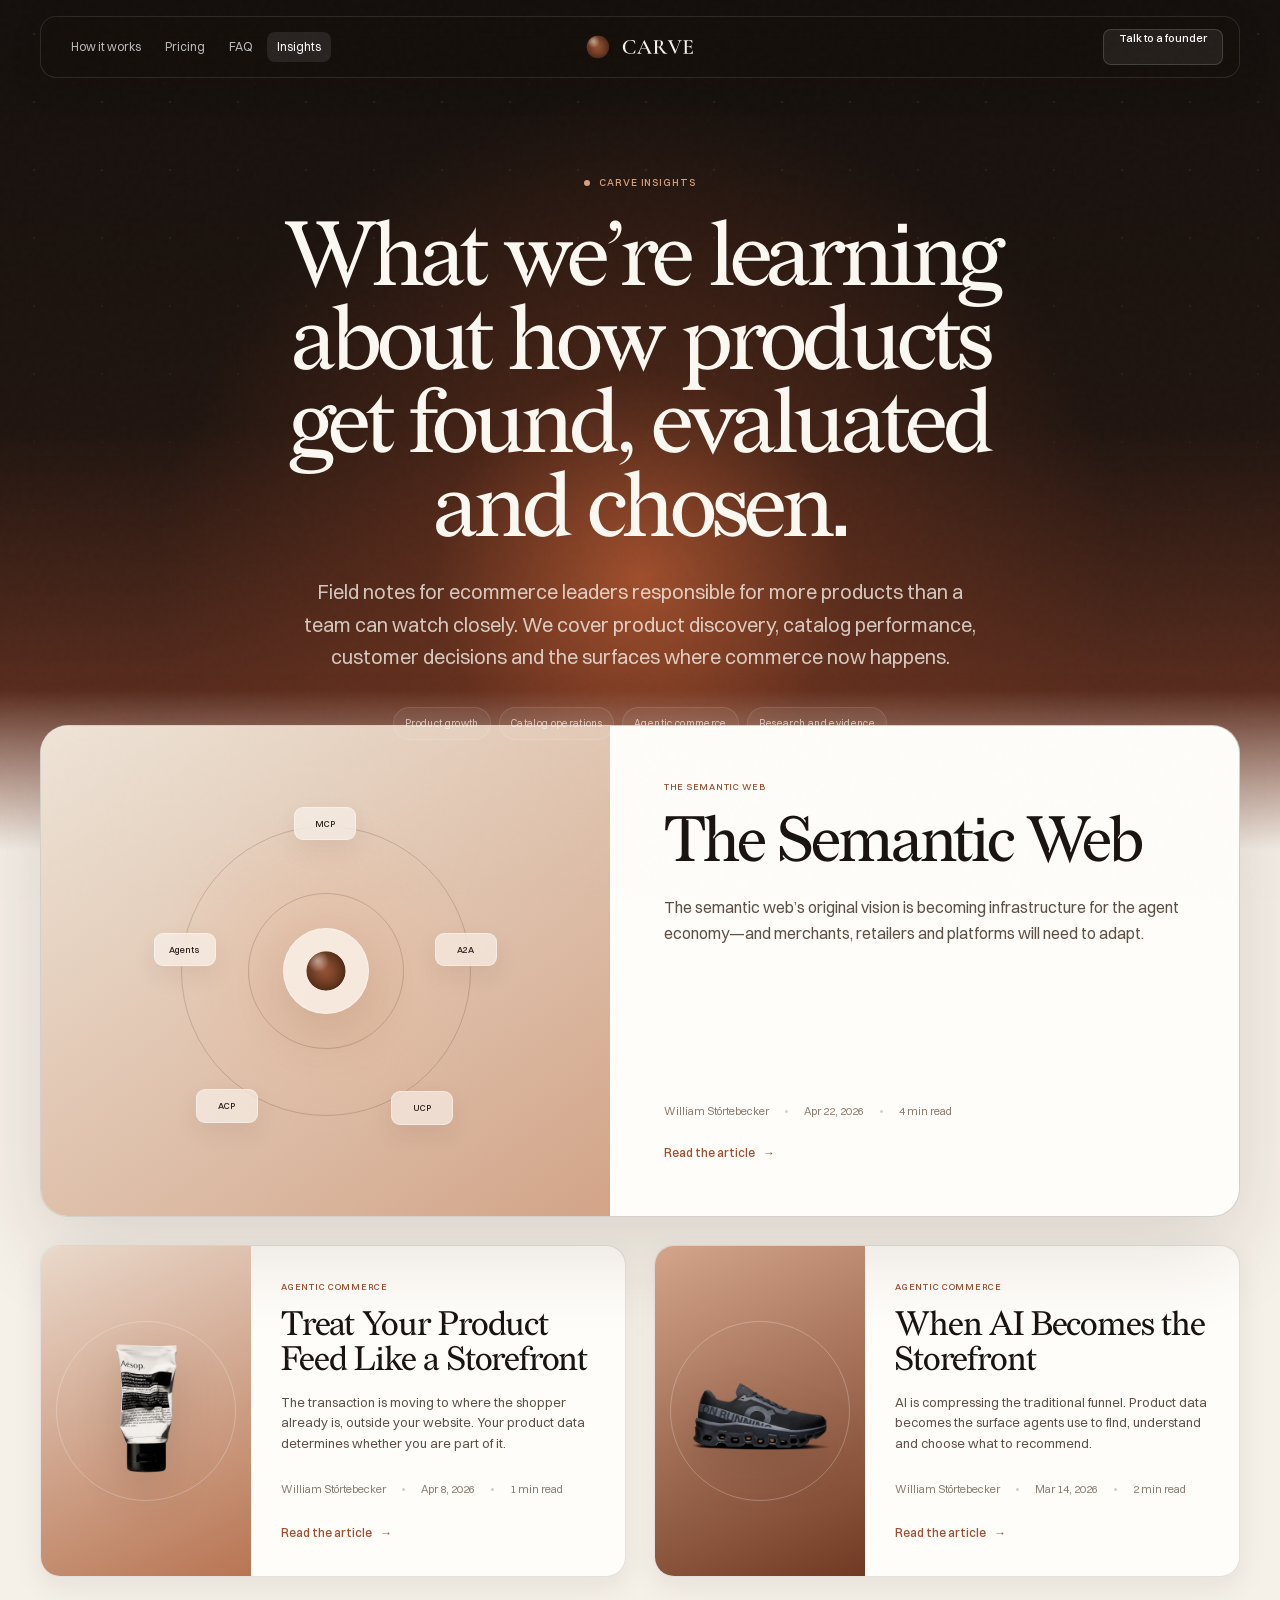
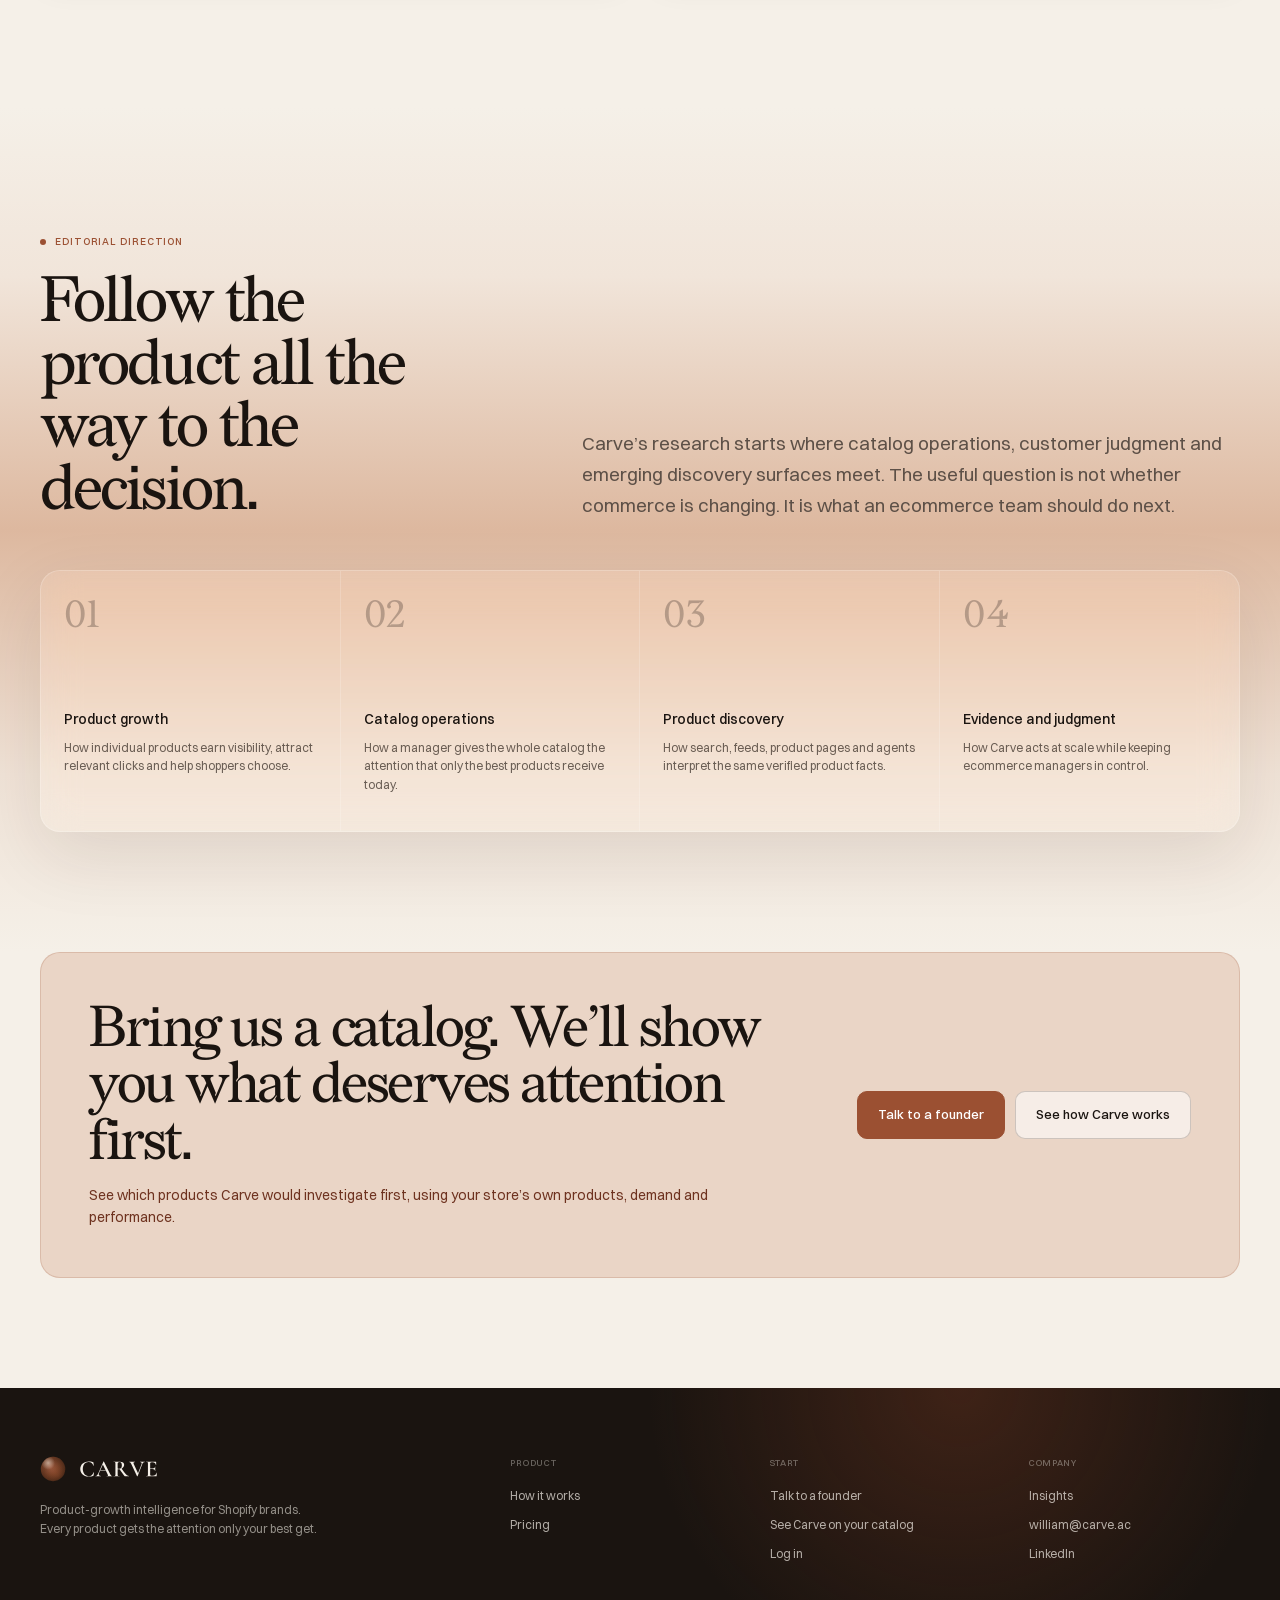
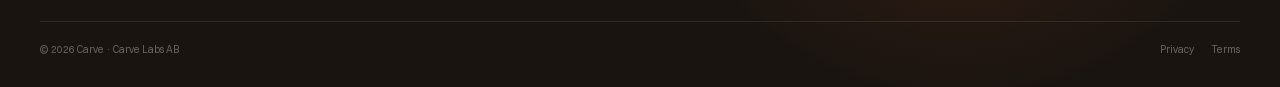
<file: insights/index.html>
<!doctype html>
<html lang="en">
<head>
  <meta charset="utf-8">
  <meta name="viewport" content="width=device-width, initial-scale=1">
  <title>Insights — Product growth and ecommerce catalog intelligence</title>
  <meta name="description" content="Research and field notes on product discovery, catalog performance, customer decisions and emerging commerce surfaces.">
  <link rel="canonical" href="https://williamsvanqvist-carve.github.io/carve-site-preview/insights/">
  <meta property="og:type" content="website">
  <meta property="og:title" content="Insights — Product growth and ecommerce catalog intelligence">
  <meta property="og:description" content="Research and field notes on product discovery, catalog performance and the changing surfaces where commerce happens.">
  <meta property="og:url" content="https://williamsvanqvist-carve.github.io/carve-site-preview/insights/">
  <meta property="og:image" content="https://williamsvanqvist-carve.github.io/carve-site-preview/assets/carve/og-image.png">
  <meta name="twitter:card" content="summary_large_image">
  <meta name="twitter:title" content="Carve insights">
  <meta name="twitter:description" content="Research and field notes for ecommerce leaders responsible for more products than a team can watch closely.">
  <meta name="twitter:image" content="https://williamsvanqvist-carve.github.io/carve-site-preview/assets/carve/og-image.png">
  <link rel="icon" href="../assets/carve/favicon.ico">
  <link rel="apple-touch-icon" href="../assets/carve/apple-touch-icon.png">
  <link rel="preload" href="../assets/carve/fonts/redaction-regular.otf" as="font" type="font/otf" crossorigin>
  <link rel="stylesheet" href="../site.css">
  <script src="../site.js" defer></script>
</head>
<body>
  <a class="skip-link" href="#main">Skip to content</a>

  <header class="site-nav" aria-label="Primary navigation">
    <div class="nav-shell">
      <nav class="nav-links" aria-label="Main">
        <a class="nav-link" href="../how-it-works/">How it works</a>
        <a class="nav-link" href="../pricing/">Pricing</a>
        <a class="nav-link" href="../#faq">FAQ</a>
        <a class="nav-link" href="../insights/" aria-current="page">Insights</a>
      </nav>
      <a class="nav-brand" href="../" aria-label="Carve home">
        <img src="../assets/carve/lockup-white.svg" data-logo-light="../assets/carve/lockup-white.svg" data-logo-dark="../assets/carve/lockup-black.svg" alt="Carve" width="112" height="24">
      </a>
      <div class="nav-actions">
        <a class="nav-cta" href="https://calendar.app.google/TA9Xv89TnJkJidm78" target="_blank" rel="noopener noreferrer">Talk to a founder</a>
        <button class="nav-toggle" type="button" aria-expanded="false" aria-controls="mobile-menu" aria-label="Open menu"><span></span></button>
      </div>
      <nav class="nav-mobile" id="mobile-menu" aria-label="Mobile">
        <a href="../how-it-works/">How it works</a>
        <a href="../pricing/">Pricing</a>
        <a href="../#faq">FAQ</a>
        <a href="../insights/" aria-current="page">Insights</a>
        <a class="button button-primary" href="https://calendar.app.google/TA9Xv89TnJkJidm78" target="_blank" rel="noopener noreferrer">Talk to a founder</a>
      </nav>
    </div>
  </header>

  <main id="main">
    <section class="page-hero insights-hero">
      <div class="shell">
        <div class="hero-content">
          <span class="eyebrow">Carve insights</span>
          <h1 class="hero-title">What we’re learning about how products get found, evaluated and chosen.</h1>
          <p class="hero-lede">Field notes for ecommerce leaders responsible for more products than a team can watch closely. We cover product discovery, catalog performance, customer decisions and the surfaces where commerce now happens.</p>
          <div class="hero-proof" aria-label="Editorial themes">
            <span>Product growth</span>
            <span>Catalog operations</span>
            <span>Agentic commerce</span>
            <span>Research and evidence</span>
          </div>
        </div>
      </div>
    </section>

    <section class="insights-list">
      <div class="shell">
        <a class="featured-article reveal" href="https://carve.ac/insights/semantic-web" target="_blank" rel="noopener noreferrer">
          <div class="article-art" aria-hidden="true">
            <div class="semantic-orbit">
              <span class="orbit-core"><img src="../assets/carve/orb.svg" alt=""></span>
              <span class="orbit-node n1">MCP</span>
              <span class="orbit-node n2">A2A</span>
              <span class="orbit-node n3">UCP</span>
              <span class="orbit-node n4">ACP</span>
              <span class="orbit-node n5">Agents</span>
            </div>
          </div>
          <article class="article-content">
            <span class="article-category">The semantic web</span>
            <h2>The Semantic Web</h2>
            <p>The semantic web’s original vision is becoming infrastructure for the agent economy—and merchants, retailers and platforms will need to adapt.</p>
            <div class="article-meta"><span>William Störtebecker</span><span>Apr 22, 2026</span><span>4 min read</span></div>
            <span class="article-read">Read the article</span>
          </article>
        </a>

        <div class="article-grid">
          <a class="article-card reveal reveal-d1" href="https://carve.ac/insights/treat-your-product-feed-like-a-storefront" target="_blank" rel="noopener noreferrer">
            <div class="article-card-art" aria-hidden="true">
              <img src="../assets/carve/aesop-blue-chamomile-cutout.png" alt="" loading="lazy" decoding="async">
            </div>
            <article class="article-card-content">
              <span class="article-category">Agentic commerce</span>
              <h3>Treat Your Product Feed Like a Storefront</h3>
              <p>The transaction is moving to where the shopper already is, outside your website. Your product data determines whether you are part of it.</p>
              <div class="article-meta"><span>William Störtebecker</span><span>Apr 8, 2026</span><span>1 min read</span></div>
              <span class="article-read">Read the article</span>
            </article>
          </a>

          <a class="article-card reveal reveal-d2" href="https://carve.ac/insights/when-ai-becomes-your-storefront" target="_blank" rel="noopener noreferrer">
            <div class="article-card-art" aria-hidden="true">
              <img src="../assets/carve/on-cloudmonster-2.webp" alt="" loading="lazy" decoding="async">
            </div>
            <article class="article-card-content">
              <span class="article-category">Agentic commerce</span>
              <h3>When AI Becomes the Storefront</h3>
              <p>AI is compressing the traditional funnel. Product data becomes the surface agents use to find, understand and choose what to recommend.</p>
              <div class="article-meta"><span>William Störtebecker</span><span>Mar 14, 2026</span><span>2 min read</span></div>
              <span class="article-read">Read the article</span>
            </article>
          </a>
        </div>
      </div>
    </section>

    <section class="section warm-flow-light">
      <div class="shell">
        <div class="section-split">
          <div>
            <span class="eyebrow">Editorial direction</span>
            <h2 class="section-heading">Follow the product all the way to the decision.</h2>
          </div>
          <p class="section-copy">Carve’s research starts where catalog operations, customer judgment and emerging discovery surfaces meet. The useful question is not whether commerce is changing. It is what an ecommerce team should do next.</p>
        </div>
        <div class="control-grid reveal">
          <article class="control-card"><span>01</span><h3>Product growth</h3><p>How individual products earn visibility, attract relevant clicks and help shoppers choose.</p></article>
          <article class="control-card"><span>02</span><h3>Catalog operations</h3><p>How a manager gives the whole catalog the attention that only the best products receive today.</p></article>
          <article class="control-card"><span>03</span><h3>Product discovery</h3><p>How search, feeds, product pages and agents interpret the same verified product facts.</p></article>
          <article class="control-card"><span>04</span><h3>Evidence and judgment</h3><p>How Carve acts at scale while keeping ecommerce managers in control.</p></article>
        </div>
      </div>
    </section>

    <section class="closing-cta section-sm">
      <div class="shell">
        <div class="cta-panel reveal">
          <div>
            <h2>Bring us a catalog. We’ll show you what deserves attention first.</h2>
            <p>See which products Carve would investigate first, using your store’s own products, demand and performance.</p>
          </div>
          <div class="cta-actions">
            <a class="button button-primary" href="https://calendar.app.google/TA9Xv89TnJkJidm78" target="_blank" rel="noopener noreferrer">Talk to a founder</a>
            <a class="button" href="../how-it-works/">See how Carve works</a>
          </div>
        </div>
      </div>
    </section>
  </main>

  <footer class="site-footer">
    <div class="shell">
      <div class="footer-grid">
        <div class="footer-brand">
          <a href="../" aria-label="Carve home"><img src="../assets/carve/lockup-white.svg" alt="Carve" width="118" height="26"></a>
          <p>Product-growth intelligence for Shopify brands. Every product gets the attention only your best get.</p>
        </div>
        <div>
          <p class="footer-title">Product</p>
          <div class="footer-links"><a href="../how-it-works/">How it works</a><a href="../pricing/">Pricing</a></div>
        </div>
        <div>
          <p class="footer-title">Start</p>
          <div class="footer-links"><a href="https://calendar.app.google/TA9Xv89TnJkJidm78" target="_blank" rel="noopener noreferrer">Talk to a founder</a><a href="https://carve.ac/demo" target="_blank" rel="noopener noreferrer">See Carve on your catalog</a><a href="https://carve.ac/login" target="_blank" rel="noopener noreferrer">Log in</a></div>
        </div>
        <div>
          <p class="footer-title">Company</p>
          <div class="footer-links"><a href="../insights/">Insights</a><a href="mailto:william@carve.ac">william@carve.ac</a><a href="https://www.linkedin.com/company/carve-ai/" target="_blank" rel="noopener noreferrer">LinkedIn</a></div>
        </div>
      </div>
      <div class="footer-bottom">
        <span>© 2026 Carve · Carve Labs AB</span>
        <div class="footer-legal"><a href="https://carve.ac/privacy" target="_blank" rel="noopener noreferrer">Privacy</a><a href="https://carve.ac/terms" target="_blank" rel="noopener noreferrer">Terms</a></div>
      </div>
    </div>
  </footer>
</body>
</html>
</file>
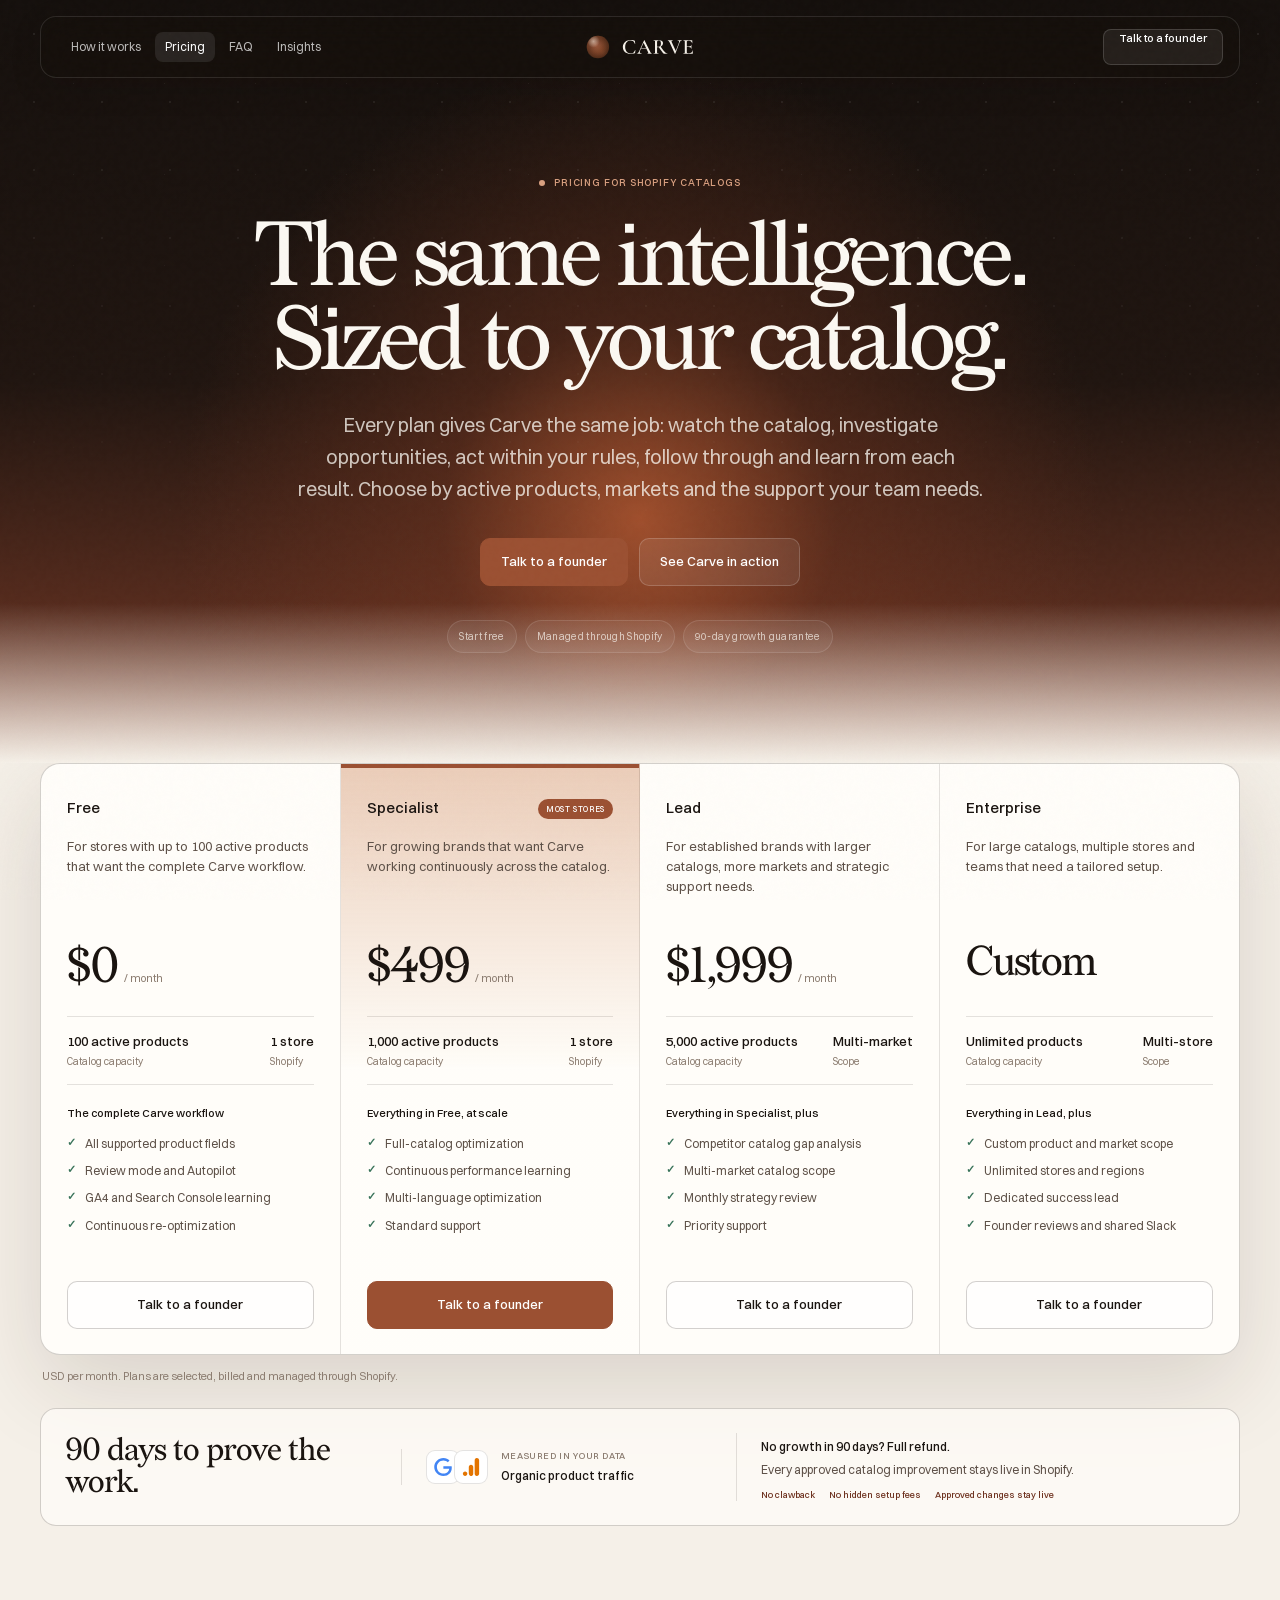
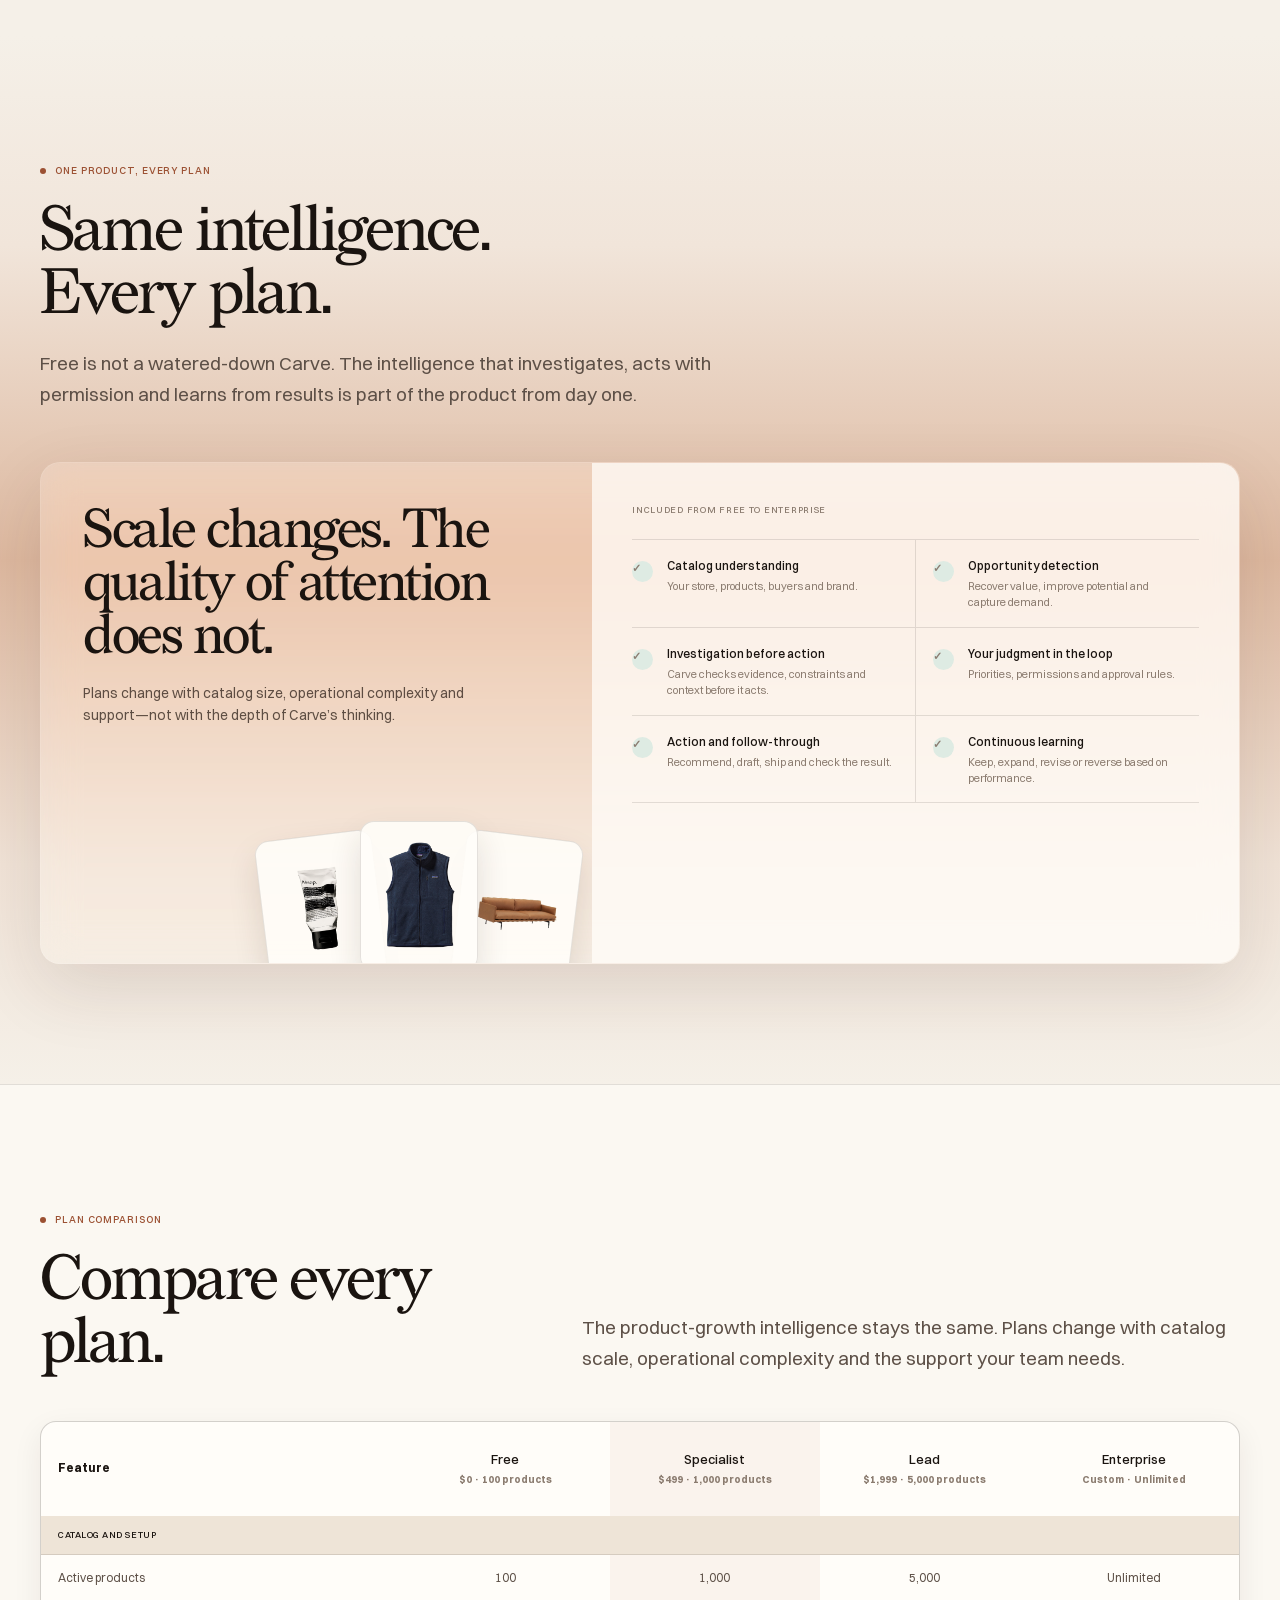
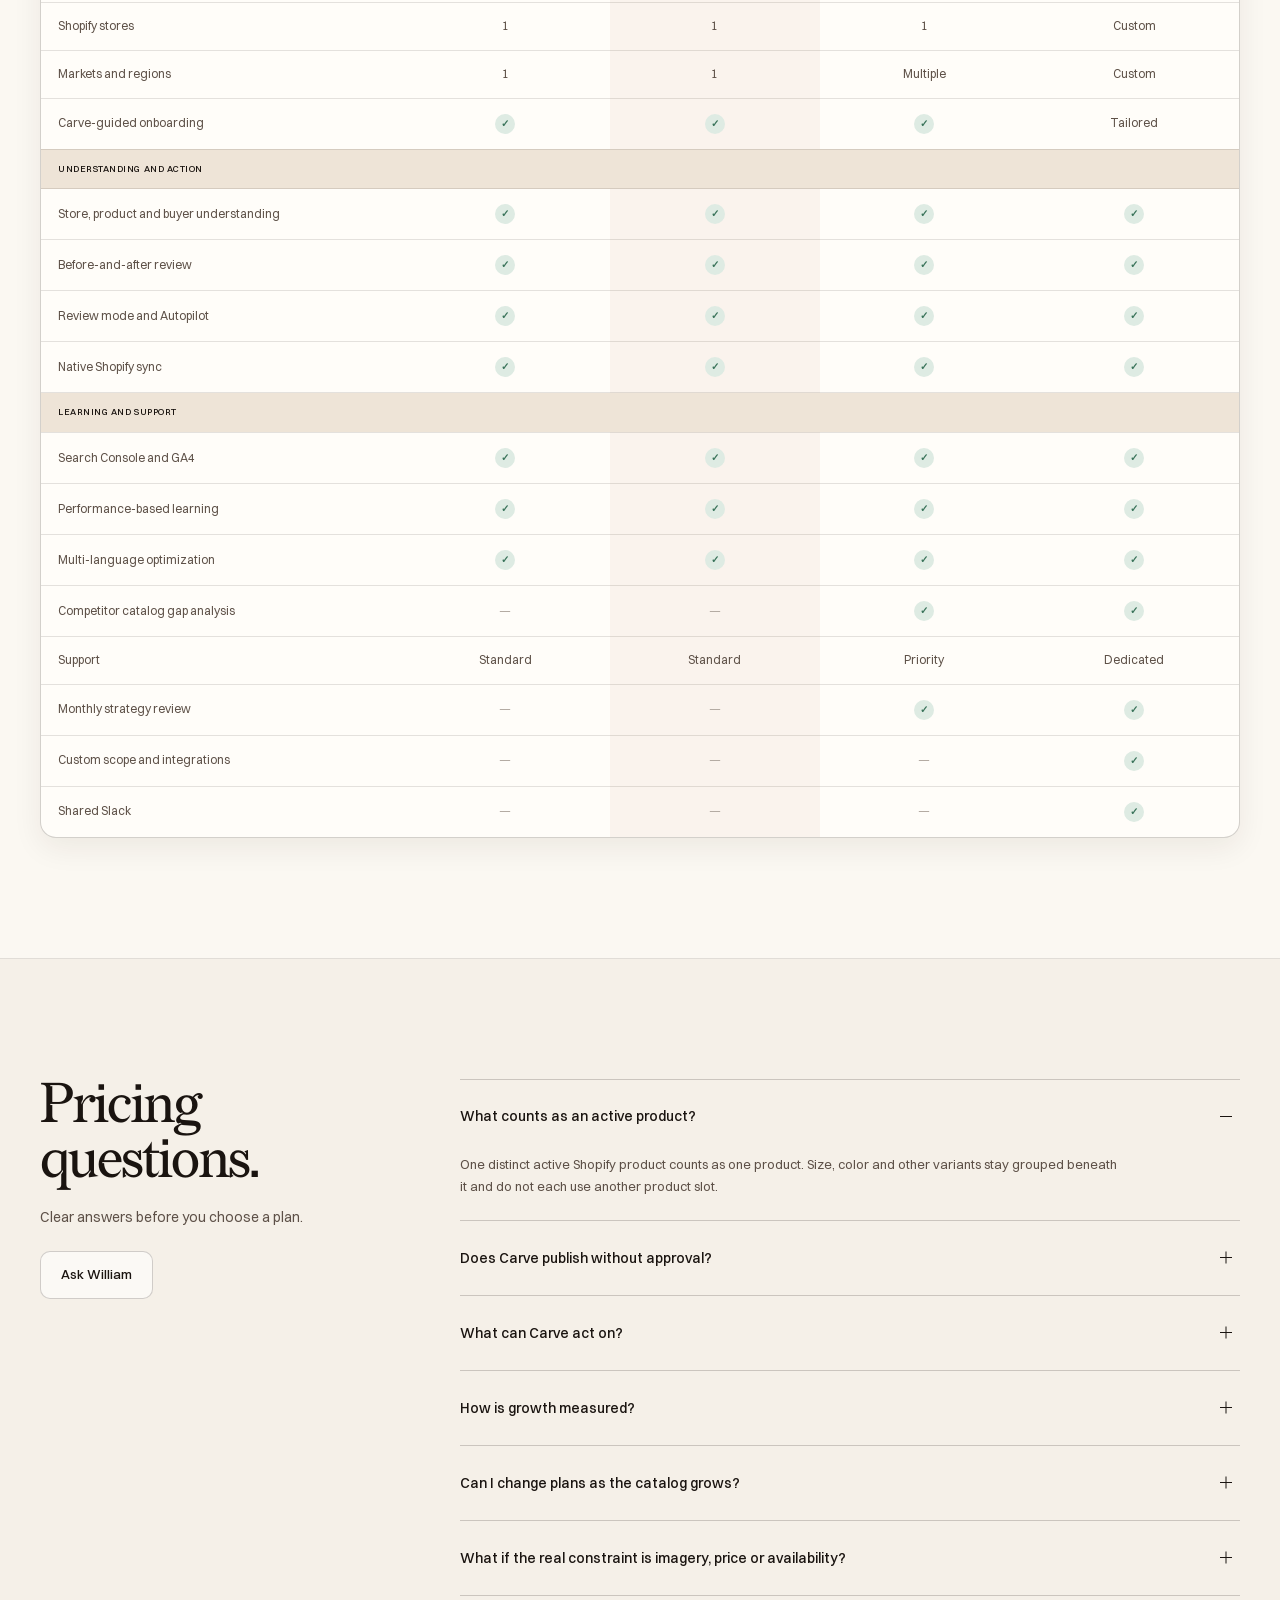
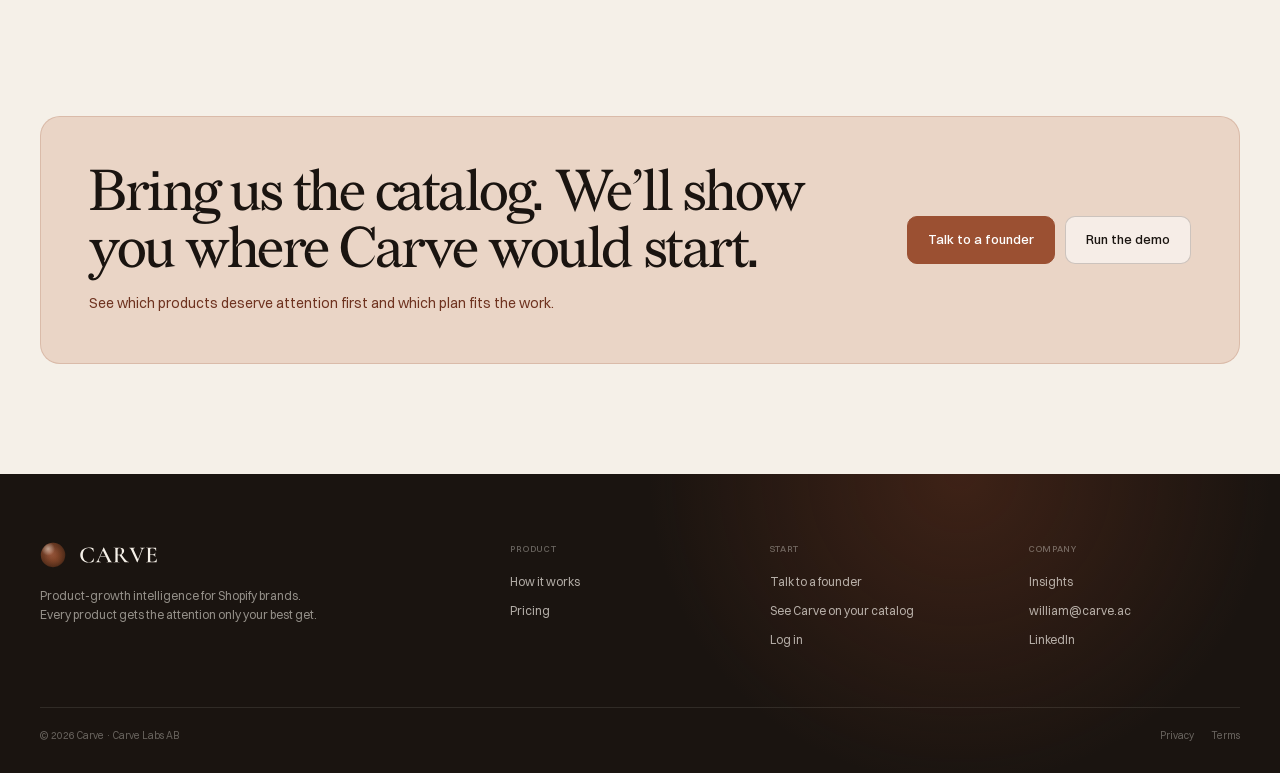
<file: pricing/index.html>
<!doctype html>
<html lang="en">
<head>
  <meta charset="utf-8">
  <meta name="viewport" content="width=device-width, initial-scale=1">
  <title>Carve pricing — Product-growth intelligence for Shopify catalogs</title>
  <meta name="description" content="Start free or scale Carve across larger Shopify catalogs, markets and stores. Every plan includes the same product-growth intelligence.">
  <link rel="canonical" href="https://williamsvanqvist-carve.github.io/carve-site-preview/pricing/">
  <meta property="og:type" content="website">
  <meta property="og:title" content="Carve pricing — Product-growth intelligence for Shopify catalogs">
  <meta property="og:description" content="Start free or scale Carve across larger Shopify catalogs, markets and stores.">
  <meta property="og:url" content="https://williamsvanqvist-carve.github.io/carve-site-preview/pricing/">
  <meta property="og:image" content="https://williamsvanqvist-carve.github.io/carve-site-preview/assets/carve/og-image.png">
  <meta name="twitter:card" content="summary_large_image">
  <meta name="twitter:title" content="Carve pricing">
  <meta name="twitter:description" content="The same product-growth intelligence, sized to your catalog.">
  <meta name="twitter:image" content="https://williamsvanqvist-carve.github.io/carve-site-preview/assets/carve/og-image.png">
  <link rel="icon" href="../assets/carve/favicon.ico">
  <link rel="apple-touch-icon" href="../assets/carve/apple-touch-icon.png">
  <link rel="preload" href="../assets/carve/fonts/redaction-regular.otf" as="font" type="font/otf" crossorigin>
  <link rel="stylesheet" href="../site.css">
  <script src="../site.js" defer></script>
</head>
<body>
  <a class="skip-link" href="#main">Skip to content</a>

  <header class="site-nav" aria-label="Primary navigation">
    <div class="nav-shell">
      <nav class="nav-links" aria-label="Main">
        <a class="nav-link" href="../how-it-works/">How it works</a>
        <a class="nav-link" href="../pricing/" aria-current="page">Pricing</a>
        <a class="nav-link" href="../#faq">FAQ</a>
        <a class="nav-link" href="../insights/">Insights</a>
      </nav>
      <a class="nav-brand" href="../" aria-label="Carve home">
        <img src="../assets/carve/lockup-white.svg" data-logo-light="../assets/carve/lockup-white.svg" data-logo-dark="../assets/carve/lockup-black.svg" alt="Carve" width="112" height="24">
      </a>
      <div class="nav-actions">
        <a class="nav-cta" href="https://calendar.app.google/TA9Xv89TnJkJidm78" target="_blank" rel="noopener noreferrer">Talk to a founder</a>
        <button class="nav-toggle" type="button" aria-expanded="false" aria-controls="mobile-menu" aria-label="Open menu"><span></span></button>
      </div>
      <nav class="nav-mobile" id="mobile-menu" aria-label="Mobile">
        <a href="../how-it-works/">How it works</a>
        <a href="../pricing/" aria-current="page">Pricing</a>
        <a href="../#faq">FAQ</a>
        <a href="../insights/">Insights</a>
        <a class="button button-primary" href="https://calendar.app.google/TA9Xv89TnJkJidm78" target="_blank" rel="noopener noreferrer">Talk to a founder</a>
      </nav>
    </div>
  </header>

  <main id="main">
    <section class="page-hero">
      <div class="shell">
        <div class="hero-content">
          <span class="eyebrow">Pricing for Shopify catalogs</span>
          <h1 class="hero-title">The same intelligence. Sized to your catalog.</h1>
          <p class="hero-lede">Every plan gives Carve the same job: watch the catalog, investigate opportunities, act within your rules, follow through and learn from each result. Choose by active products, markets and the support your team needs.</p>
          <div class="hero-actions">
            <a class="button button-primary" href="https://calendar.app.google/TA9Xv89TnJkJidm78" target="_blank" rel="noopener noreferrer">Talk to a founder</a>
            <a class="button" href="https://carve.ac/demo" target="_blank" rel="noopener noreferrer">See Carve in action</a>
          </div>
          <div class="hero-proof" aria-label="Pricing facts">
            <span>Start free</span>
            <span>Managed through Shopify</span>
            <span>90-day growth guarantee</span>
          </div>
        </div>
      </div>
    </section>

    <section class="pricing-intro">
      <div class="shell">
        <div class="pricing-grid reveal" aria-label="Carve plans">
          <article class="price-card">
            <div class="price-card-head"><h2 class="price-name">Free</h2></div>
            <p class="price-description">For stores with up to 100 active products that want the complete Carve workflow.</p>
            <div class="price-value"><strong>$0</strong><span>/ month</span></div>
            <div class="price-capacity">
              <div><b>100 active products</b><span>Catalog capacity</span></div>
              <div><b>1 store</b><span>Shopify</span></div>
            </div>
            <p class="price-features-title">The complete Carve workflow</p>
            <ul class="check-list">
              <li>All supported product fields</li>
              <li>Review mode and Autopilot</li>
              <li>GA4 and Search Console learning</li>
              <li>Continuous re-optimization</li>
            </ul>
            <a class="button" href="https://calendar.app.google/TA9Xv89TnJkJidm78" target="_blank" rel="noopener noreferrer">Talk to a founder</a>
          </article>

          <article class="price-card featured">
            <div class="price-card-head">
              <h2 class="price-name">Specialist</h2>
              <span class="price-badge">Most stores</span>
            </div>
            <p class="price-description">For growing brands that want Carve working continuously across the catalog.</p>
            <div class="price-value"><strong>$499</strong><span>/ month</span></div>
            <div class="price-capacity">
              <div><b>1,000 active products</b><span>Catalog capacity</span></div>
              <div><b>1 store</b><span>Shopify</span></div>
            </div>
            <p class="price-features-title">Everything in Free, at scale</p>
            <ul class="check-list">
              <li>Full-catalog optimization</li>
              <li>Continuous performance learning</li>
              <li>Multi-language optimization</li>
              <li>Standard support</li>
            </ul>
            <a class="button button-primary" href="https://calendar.app.google/TA9Xv89TnJkJidm78" target="_blank" rel="noopener noreferrer">Talk to a founder</a>
          </article>

          <article class="price-card">
            <div class="price-card-head"><h2 class="price-name">Lead</h2></div>
            <p class="price-description">For established brands with larger catalogs, more markets and strategic support needs.</p>
            <div class="price-value"><strong>$1,999</strong><span>/ month</span></div>
            <div class="price-capacity">
              <div><b>5,000 active products</b><span>Catalog capacity</span></div>
              <div><b>Multi-market</b><span>Scope</span></div>
            </div>
            <p class="price-features-title">Everything in Specialist, plus</p>
            <ul class="check-list">
              <li>Competitor catalog gap analysis</li>
              <li>Multi-market catalog scope</li>
              <li>Monthly strategy review</li>
              <li>Priority support</li>
            </ul>
            <a class="button" href="https://calendar.app.google/TA9Xv89TnJkJidm78" target="_blank" rel="noopener noreferrer">Talk to a founder</a>
          </article>

          <article class="price-card">
            <div class="price-card-head"><h2 class="price-name">Enterprise</h2></div>
            <p class="price-description">For large catalogs, multiple stores and teams that need a tailored setup.</p>
            <div class="price-value custom"><strong>Custom</strong></div>
            <div class="price-capacity">
              <div><b>Unlimited products</b><span>Catalog capacity</span></div>
              <div><b>Multi-store</b><span>Scope</span></div>
            </div>
            <p class="price-features-title">Everything in Lead, plus</p>
            <ul class="check-list">
              <li>Custom product and market scope</li>
              <li>Unlimited stores and regions</li>
              <li>Dedicated success lead</li>
              <li>Founder reviews and shared Slack</li>
            </ul>
            <a class="button" href="https://calendar.app.google/TA9Xv89TnJkJidm78" target="_blank" rel="noopener noreferrer">Talk to a founder</a>
          </article>
        </div>
        <p class="billing-note">USD per month. Plans are selected, billed and managed through Shopify.</p>

        <div class="guarantee reveal" id="guarantee">
          <h2>90 days to prove the work.</h2>
          <div class="guarantee-measure">
            <div class="guarantee-icons" aria-hidden="true">
              <span><img src="../assets/carve/google.svg" alt=""></span>
              <span><img src="../assets/carve/ga4.svg" alt=""></span>
            </div>
            <div><small>Measured in your data</small><strong>Organic product traffic</strong></div>
          </div>
          <div class="guarantee-copy">
            <strong>No growth in 90 days? Full refund.</strong>
            <p>Every approved catalog improvement stays live in Shopify.</p>
            <div class="guarantee-terms"><span>No clawback</span><span>No hidden setup fees</span><span>Approved changes stay live</span></div>
          </div>
        </div>
      </div>
    </section>

    <section class="section warm-flow-light">
      <div class="shell">
        <span class="eyebrow">One product, every plan</span>
        <h2 class="section-heading">Same intelligence.<br>Every plan.</h2>
        <p class="section-copy">Free is not a watered-down Carve. The intelligence that investigates, acts with permission and learns from results is part of the product from day one.</p>

        <div class="engine-panel tinted-glass reveal">
          <div class="engine-story">
            <h2>Scale changes. The quality of attention does not.</h2>
            <p>Plans change with catalog size, operational complexity and support—not with the depth of Carve’s thinking.</p>
            <div class="engine-products" aria-hidden="true">
              <span class="engine-product"><img src="../assets/carve/aesop-blue-chamomile-cutout.png" alt="" loading="lazy" decoding="async"></span>
              <span class="engine-product"><img src="../assets/carve/patagonia-better-sweater-vest-cutout.png" alt="" loading="lazy" decoding="async"></span>
              <span class="engine-product"><img src="../assets/carve/muuto-outline-sofa-cognac-cutout-wide.png" alt="" loading="lazy" decoding="async"></span>
            </div>
          </div>
          <div class="engine-includes">
            <p class="engine-label">Included from Free to Enterprise</p>
            <div class="include-grid">
              <div class="include"><span class="include-icon">✓</span><div><b>Catalog understanding</b><span>Your store, products, buyers and brand.</span></div></div>
              <div class="include"><span class="include-icon">✓</span><div><b>Opportunity detection</b><span>Recover value, improve potential and capture demand.</span></div></div>
              <div class="include"><span class="include-icon">✓</span><div><b>Investigation before action</b><span>Carve checks evidence, constraints and context before it acts.</span></div></div>
              <div class="include"><span class="include-icon">✓</span><div><b>Your judgment in the loop</b><span>Priorities, permissions and approval rules.</span></div></div>
              <div class="include"><span class="include-icon">✓</span><div><b>Action and follow-through</b><span>Recommend, draft, ship and check the result.</span></div></div>
              <div class="include"><span class="include-icon">✓</span><div><b>Continuous learning</b><span>Keep, expand, revise or reverse based on performance.</span></div></div>
            </div>
          </div>
        </div>
      </div>
    </section>

    <section class="section compare-section">
      <div class="shell">
        <div class="section-split">
          <div>
            <span class="eyebrow">Plan comparison</span>
            <h2 class="section-heading">Compare every plan.</h2>
          </div>
          <p class="section-copy">The product-growth intelligence stays the same. Plans change with catalog scale, operational complexity and the support your team needs.</p>
        </div>

        <div class="compare-scroll reveal" tabindex="0" aria-label="Scrollable plan comparison">
          <table class="compare-table">
            <thead>
              <tr>
                <th scope="col">Feature</th>
                <th scope="col"><b>Free</b><span>$0 · 100 products</span></th>
                <th scope="col"><b>Specialist</b><span>$499 · 1,000 products</span></th>
                <th scope="col"><b>Lead</b><span>$1,999 · 5,000 products</span></th>
                <th scope="col"><b>Enterprise</b><span>Custom · Unlimited</span></th>
              </tr>
            </thead>
            <tbody>
              <tr class="group"><th scope="rowgroup" colspan="5">Catalog and setup</th></tr>
              <tr><th scope="row">Active products</th><td>100</td><td>1,000</td><td>5,000</td><td>Unlimited</td></tr>
              <tr><th scope="row">Shopify stores</th><td>1</td><td>1</td><td>1</td><td>Custom</td></tr>
              <tr><th scope="row">Markets and regions</th><td>1</td><td>1</td><td>Multiple</td><td>Custom</td></tr>
              <tr><th scope="row">Carve-guided onboarding</th><td><span class="table-yes">✓</span></td><td><span class="table-yes">✓</span></td><td><span class="table-yes">✓</span></td><td>Tailored</td></tr>
              <tr class="group"><th scope="rowgroup" colspan="5">Understanding and action</th></tr>
              <tr><th scope="row">Store, product and buyer understanding</th><td><span class="table-yes">✓</span></td><td><span class="table-yes">✓</span></td><td><span class="table-yes">✓</span></td><td><span class="table-yes">✓</span></td></tr>
              <tr><th scope="row">Before-and-after review</th><td><span class="table-yes">✓</span></td><td><span class="table-yes">✓</span></td><td><span class="table-yes">✓</span></td><td><span class="table-yes">✓</span></td></tr>
              <tr><th scope="row">Review mode and Autopilot</th><td><span class="table-yes">✓</span></td><td><span class="table-yes">✓</span></td><td><span class="table-yes">✓</span></td><td><span class="table-yes">✓</span></td></tr>
              <tr><th scope="row">Native Shopify sync</th><td><span class="table-yes">✓</span></td><td><span class="table-yes">✓</span></td><td><span class="table-yes">✓</span></td><td><span class="table-yes">✓</span></td></tr>
              <tr class="group"><th scope="rowgroup" colspan="5">Learning and support</th></tr>
              <tr><th scope="row">Search Console and GA4</th><td><span class="table-yes">✓</span></td><td><span class="table-yes">✓</span></td><td><span class="table-yes">✓</span></td><td><span class="table-yes">✓</span></td></tr>
              <tr><th scope="row">Performance-based learning</th><td><span class="table-yes">✓</span></td><td><span class="table-yes">✓</span></td><td><span class="table-yes">✓</span></td><td><span class="table-yes">✓</span></td></tr>
              <tr><th scope="row">Multi-language optimization</th><td><span class="table-yes">✓</span></td><td><span class="table-yes">✓</span></td><td><span class="table-yes">✓</span></td><td><span class="table-yes">✓</span></td></tr>
              <tr><th scope="row">Competitor catalog gap analysis</th><td><span class="table-no">—</span></td><td><span class="table-no">—</span></td><td><span class="table-yes">✓</span></td><td><span class="table-yes">✓</span></td></tr>
              <tr><th scope="row">Support</th><td>Standard</td><td>Standard</td><td>Priority</td><td>Dedicated</td></tr>
              <tr><th scope="row">Monthly strategy review</th><td><span class="table-no">—</span></td><td><span class="table-no">—</span></td><td><span class="table-yes">✓</span></td><td><span class="table-yes">✓</span></td></tr>
              <tr><th scope="row">Custom scope and integrations</th><td><span class="table-no">—</span></td><td><span class="table-no">—</span></td><td><span class="table-no">—</span></td><td><span class="table-yes">✓</span></td></tr>
              <tr><th scope="row">Shared Slack</th><td><span class="table-no">—</span></td><td><span class="table-no">—</span></td><td><span class="table-no">—</span></td><td><span class="table-yes">✓</span></td></tr>
            </tbody>
          </table>
        </div>
      </div>
    </section>

    <section class="section" id="pricing-faq">
      <div class="shell faq-layout">
        <div class="faq-intro">
          <h2>Pricing questions.</h2>
          <p>Clear answers before you choose a plan.</p>
          <a class="button" href="mailto:william@carve.ac">Ask William</a>
        </div>
        <div class="questions">
          <div class="question">
            <button type="button" aria-expanded="true" aria-controls="pricing-answer-1">What counts as an active product?<span class="question-icon" aria-hidden="true"></span></button>
            <div class="answer" id="pricing-answer-1"><div><p>One distinct active Shopify product counts as one product. Size, color and other variants stay grouped beneath it and do not each use another product slot.</p></div></div>
          </div>
          <div class="question">
            <button type="button" aria-expanded="false" aria-controls="pricing-answer-2">Does Carve publish without approval?<span class="question-icon" aria-hidden="true"></span></button>
            <div class="answer" id="pricing-answer-2"><div><p>Only when you give it permission. Carve can recommend, prepare a draft, request approval or act automatically inside the rules you set. Review mode shows the current and proposed value before anything syncs.</p></div></div>
          </div>
          <div class="question">
            <button type="button" aria-expanded="false" aria-controls="pricing-answer-3">What can Carve act on?<span class="question-icon" aria-hidden="true"></span></button>
            <div class="answer" id="pricing-answer-3"><div><p>Carve can prepare or publish changes to supported Shopify fields—such as titles, descriptions, Q&amp;A and SEO metadata—and recommend work outside those fields. It investigates first, so the action matches the constraint instead of forcing the same edit onto every product.</p></div></div>
          </div>
          <div class="question">
            <button type="button" aria-expanded="false" aria-controls="pricing-answer-4">How is growth measured?<span class="question-icon" aria-hidden="true"></span></button>
            <div class="answer" id="pricing-answer-4"><div><p>Carve connects changes to your Search Console and GA4 data, then follows visibility, product traffic and downstream behavior over time. The 90-day guarantee is measured in your connected data.</p></div></div>
          </div>
          <div class="question">
            <button type="button" aria-expanded="false" aria-controls="pricing-answer-5">Can I change plans as the catalog grows?<span class="question-icon" aria-hidden="true"></span></button>
            <div class="answer" id="pricing-answer-5"><div><p>Yes. Move to the next plan when active product count, market scope or support needs pass the current plan. Plans are selected, billed and managed through Shopify.</p></div></div>
          </div>
          <div class="question">
            <button type="button" aria-expanded="false" aria-controls="pricing-answer-6">What if the real constraint is imagery, price or availability?<span class="question-icon" aria-hidden="true"></span></button>
            <div class="answer" id="pricing-answer-6"><div><p>Carve says so. It does not rewrite copy to disguise a different problem. When the constraint sits outside its writable surfaces, it gives the manager the evidence and a clear recommendation rather than inventing an action it cannot own.</p></div></div>
          </div>
        </div>
      </div>
    </section>

    <section class="closing-cta">
      <div class="shell">
        <div class="cta-panel reveal">
          <div>
            <h2>Bring us the catalog. We’ll show you where Carve would start.</h2>
            <p>See which products deserve attention first and which plan fits the work.</p>
          </div>
          <div class="cta-actions">
            <a class="button button-primary" href="https://calendar.app.google/TA9Xv89TnJkJidm78" target="_blank" rel="noopener noreferrer">Talk to a founder</a>
            <a class="button" href="https://carve.ac/demo" target="_blank" rel="noopener noreferrer">Run the demo</a>
          </div>
        </div>
      </div>
    </section>
  </main>

  <footer class="site-footer">
    <div class="shell">
      <div class="footer-grid">
        <div class="footer-brand">
          <a href="../" aria-label="Carve home"><img src="../assets/carve/lockup-white.svg" alt="Carve" width="118" height="26"></a>
          <p>Product-growth intelligence for Shopify brands. Every product gets the attention only your best get.</p>
        </div>
        <div>
          <p class="footer-title">Product</p>
          <div class="footer-links"><a href="../how-it-works/">How it works</a><a href="../pricing/">Pricing</a></div>
        </div>
        <div>
          <p class="footer-title">Start</p>
          <div class="footer-links"><a href="https://calendar.app.google/TA9Xv89TnJkJidm78" target="_blank" rel="noopener noreferrer">Talk to a founder</a><a href="https://carve.ac/demo" target="_blank" rel="noopener noreferrer">See Carve on your catalog</a><a href="https://carve.ac/login" target="_blank" rel="noopener noreferrer">Log in</a></div>
        </div>
        <div>
          <p class="footer-title">Company</p>
          <div class="footer-links"><a href="../insights/">Insights</a><a href="mailto:william@carve.ac">william@carve.ac</a><a href="https://www.linkedin.com/company/carve-ai/" target="_blank" rel="noopener noreferrer">LinkedIn</a></div>
        </div>
      </div>
      <div class="footer-bottom">
        <span>© 2026 Carve · Carve Labs AB</span>
        <div class="footer-legal"><a href="https://carve.ac/privacy" target="_blank" rel="noopener noreferrer">Privacy</a><a href="https://carve.ac/terms" target="_blank" rel="noopener noreferrer">Terms</a></div>
      </div>
    </div>
  </footer>
</body>
</html>
</file>
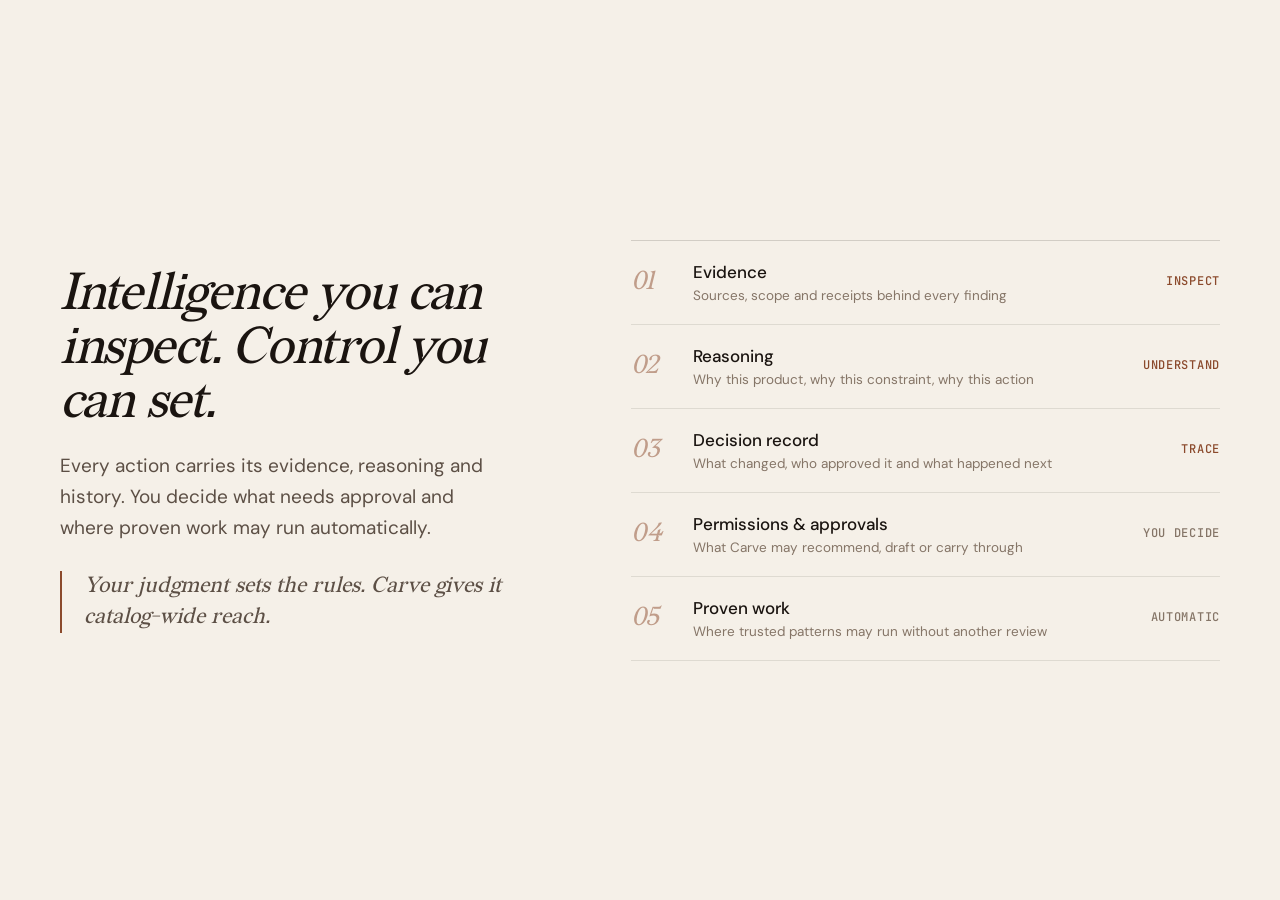
<file: carve-authorities.html>
<!doctype html>
<html lang="en">
<head>
<meta charset="utf-8" />
<meta name="viewport" content="width=device-width, initial-scale=1">
<title>Evidence authorities — Carve</title>
<link rel="preconnect" href="https://fonts.googleapis.com">
<link rel="preconnect" href="https://fonts.gstatic.com" crossorigin>
<link href="https://fonts.googleapis.com/css2?family=DM+Sans:wght@300;400;500;600&amp;family=JetBrains+Mono:wght@400;500&amp;display=swap" rel="stylesheet">
<style>
  @font-face{font-family:'Redaction';src:url('assets/carve/fonts/redaction-regular.otf') format('opentype');font-weight:400}
  :root{--bg:#F5F0E8;--bg-2:#EDE7DC;--ink:#1A1410;--ink-2:#5C4F45;--ink-3:#857567;
    --accent:#8B4A2C;--positive:#2D6A4F;--border:rgba(26,20,16,.10);--border-2:rgba(26,20,16,.16);
    --serif:'Redaction',Georgia,serif;--sans:'DM Sans',sans-serif;--mono:'JetBrains Mono',monospace;}
  *{box-sizing:border-box;margin:0}
  html,body{width:100%;height:100%;overflow:hidden}
  body{background:var(--bg);color:var(--ink);font-family:var(--sans);-webkit-font-smoothing:antialiased;display:flex;align-items:center}
  .shell{width:min(100% - 96px,1160px);margin:0 auto;display:grid;grid-template-columns:.92fr 1.08fr;gap:70px;align-items:center}
  .copy h2{margin:0;font:400 italic 52px/1.04 var(--serif);letter-spacing:-.025em;max-width:460px}
  .copy p{margin:22px 0 0;max-width:440px;color:var(--ink-2);font-size:19px;line-height:1.62}
  .quote{margin:28px 0 0;padding-left:22px;border-left:2px solid var(--accent);color:var(--ink-2);font:400 italic 22px/1.4 var(--serif)}
  .list{border-top:1px solid var(--border-2);list-style:none;padding:0}
  .row{display:grid;grid-template-columns:44px 1fr auto;gap:18px;align-items:center;padding:20px 0;border-bottom:1px solid var(--border)}
  .num{color:rgba(139,74,44,.5);font:400 italic 26px/1 var(--serif)}
  .row strong{display:block;font-size:17px;font-weight:500}
  .row small{display:block;margin-top:4px;color:var(--ink-3);font-size:13.5px}
  .role{color:var(--accent);font:500 12px/1.3 var(--mono);letter-spacing:.06em;text-transform:uppercase;text-align:right;white-space:nowrap}
  .role.opt{color:var(--ink-3)}

  @media(max-width:920px){
    body{padding:64px 0}
    .shell{width:min(100% - 64px,720px);grid-template-columns:1fr;gap:48px}
    .copy h2{max-width:620px;font-size:48px}
    .copy p{max-width:600px}
    .quote{max-width:650px}
  }
  @media(max-width:560px){
    body{padding:48px 0}
    .shell{width:calc(100% - 36px);gap:38px}
    .copy h2{font-size:38px;line-height:1.06}
    .copy p{margin-top:18px;font-size:16.5px;line-height:1.55}
    .quote{margin-top:22px;padding-left:16px;font-size:19px;line-height:1.42}
    .row{grid-template-columns:34px minmax(0,1fr);gap:12px;padding:17px 0;align-items:start}
    .num{font-size:23px;padding-top:1px}
    .row strong{font-size:15.5px;line-height:1.3}
    .row small{font-size:12.5px;line-height:1.45}
    .role{grid-column:2;text-align:left;white-space:normal;font-size:10.5px;line-height:1.35}
  }
</style>
</head>
<body>
  <main class="shell" aria-labelledby="authorities-title">
    <section class="copy">
      <h2 id="authorities-title">Intelligence you can inspect. Control you can set.</h2>
      <p>Every action carries its evidence, reasoning and history. You decide what needs approval and where proven work may run automatically.</p>
      <blockquote class="quote">Your judgment sets the rules. Carve gives it catalog-wide reach.</blockquote>
    </section>
    <ol class="list" aria-label="How Carve makes its intelligence visible and controllable">
      <li class="row"><span class="num" aria-hidden="true">01</span><div><strong>Evidence</strong><small>Sources, scope and receipts behind every finding</small></div><span class="role">Inspect</span></li>
      <li class="row"><span class="num" aria-hidden="true">02</span><div><strong>Reasoning</strong><small>Why this product, why this constraint, why this action</small></div><span class="role">Understand</span></li>
      <li class="row"><span class="num" aria-hidden="true">03</span><div><strong>Decision record</strong><small>What changed, who approved it and what happened next</small></div><span class="role">Trace</span></li>
      <li class="row"><span class="num" aria-hidden="true">04</span><div><strong>Permissions &amp; approvals</strong><small>What Carve may recommend, draft or carry through</small></div><span class="role opt">You decide</span></li>
      <li class="row"><span class="num" aria-hidden="true">05</span><div><strong>Proven work</strong><small>Where trusted patterns may run without another review</small></div><span class="role opt">Automatic</span></li>
    </ol>
  </main>
<script>
/* Auto-height. These band pages are flex-centred at height:100%, so any measurement taken as-is
   just mirrors the frame — and growing the frame would grow the "content" in a feedback loop.
   Briefly release the height, measure the NATURAL content, restore, then report it up. */
(function(){
  var last=0;
  function report(){
    var de=document.documentElement, b=document.body;
    var dh=de.style.height, bh=b.style.height, ov=b.style.overflow;
    de.style.height="auto"; b.style.height="auto"; b.style.overflow="visible";
    var h=Math.ceil(b.scrollHeight)+110;
    de.style.height=dh; b.style.height=bh; b.style.overflow=ov;
    if(Math.abs(h-last)<4) return; last=h;
    parent.postMessage({carveHeight:h, carveSrc:location.pathname},"*");
  }
  addEventListener("load",report); addEventListener("resize",report);
  setTimeout(report,300); setTimeout(report,1000);
})();
</script>
</body>
</html>
</file>
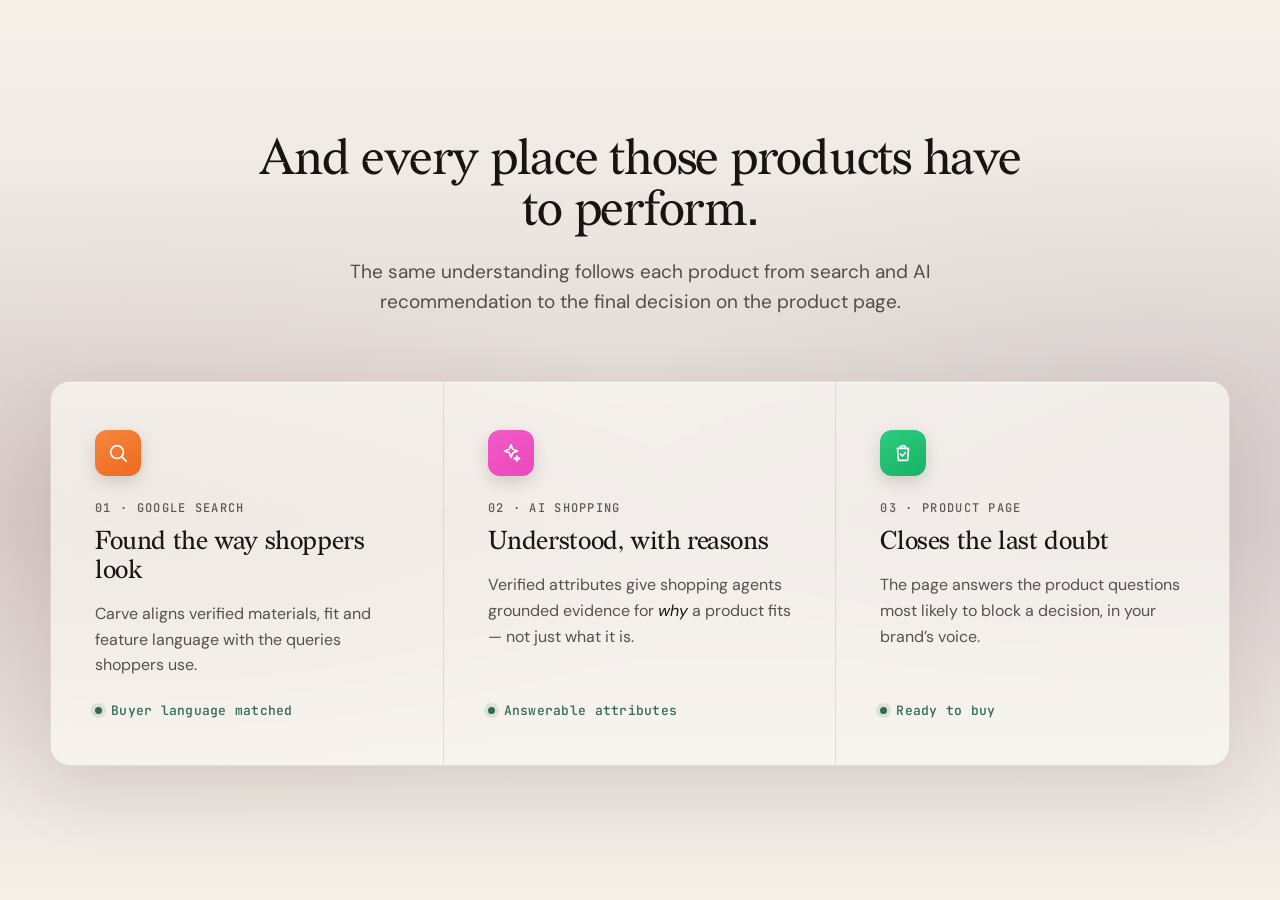
<file: carve-channels.html>
<!doctype html>
<html lang="en">
<head>
<meta charset="utf-8" />
<meta name="viewport" content="width=device-width, initial-scale=1">
<title>Where products win — Carve</title>
<link rel="preconnect" href="https://fonts.googleapis.com">
<link rel="preconnect" href="https://fonts.gstatic.com" crossorigin>
<link href="https://fonts.googleapis.com/css2?family=DM+Sans:wght@300;400;500;600&amp;family=JetBrains+Mono:wght@400;500&amp;display=swap" rel="stylesheet">
<style>
  @font-face{font-family:'Redaction';src:url('assets/carve/fonts/redaction-regular.otf') format('opentype');font-weight:400}
  :root{--paper:#F5F0E8;--ink:#1A1410;--mono:'JetBrains Mono',monospace;--sans:'DM Sans',sans-serif;--serif:'Redaction',Georgia,serif;
    --w:#1A1410;--w7:rgba(26,20,16,.72);--w5:rgba(26,20,16,.68);--line:rgba(26,20,16,.1);}
  *{box-sizing:border-box;margin:0}
  html,body{width:100%;height:100%;overflow:hidden}
  body{color:var(--w);font-family:var(--sans);-webkit-font-smoothing:antialiased;
    background-color:#E2DAD7;
    background:
      radial-gradient(58% 46% at 10% 58%,rgba(151,91,67,.1) 0%,rgba(151,91,67,0) 74%),
      radial-gradient(52% 44% at 90% 46%,rgba(102,78,98,.07) 0%,rgba(102,78,98,0) 76%),
      linear-gradient(180deg,
        #F5F0E8 0%,
        #EFEAE5 18%,
        #E2DAD7 42%,
        #DDD3D2 58%,
        #E7DFDC 80%,
        #F5F0E8 100%);
    display:flex;flex-direction:column;justify-content:center;align-items:center;padding:0 40px}
  main{width:100%}
  .head{margin:0 auto;text-align:center;max-width:780px}
  .head h2{font:400 clamp(38px,4vw,50px)/1.03 var(--serif);letter-spacing:-.025em}
  .head p{margin:20px auto 0;max-width:610px;color:var(--w7);font-size:19px;line-height:1.6}
  .glass{display:grid;grid-template-columns:repeat(3,1fr);width:min(100%,1180px);margin:64px auto 0;
    border:1px solid rgba(26,20,16,.1);border-radius:20px;overflow:hidden;
    background:rgba(255,253,249,.62);backdrop-filter:blur(9px);-webkit-backdrop-filter:blur(9px);
    box-shadow:0 26px 70px rgba(58,40,31,.1),inset 0 1px 0 rgba(255,255,255,.72)}
  .col{padding:48px 44px;border-right:1px solid var(--line);display:flex;flex-direction:column}
  .col:last-child{border-right:0}
  .ico{width:46px;height:46px;border-radius:12px;display:grid;place-items:center;margin-bottom:26px;box-shadow:0 6px 16px rgba(41,27,21,.16)}
  .ico svg{width:22px;height:22px;stroke-width:1.8;color:#fff}
  .i-search{background:linear-gradient(150deg,#F5883C,#EF6820)}
  .i-ai{background:linear-gradient(150deg,#F05BC8,#EE46BC)}
  .i-pdp{background:linear-gradient(150deg,#2FCB7F,#16B364)}
  .eyebrow{color:var(--w5);font:500 12px/1 var(--mono);letter-spacing:.11em;text-transform:uppercase}
  .col h3{margin:14px 0 15px;font:400 26px/1.1 var(--serif);letter-spacing:-.015em;color:var(--ink)}
  .col p{color:var(--w7);font-size:16px;line-height:1.62;margin:0 0 26px}
  .col p em{font-style:italic;color:var(--ink)}
  .proof{margin-top:auto;display:inline-flex;align-items:center;gap:9px;color:#2E6A55;font:500 13px/1 var(--mono);letter-spacing:.02em}
  .proof::before{content:"";width:7px;height:7px;border-radius:50%;background:#2E6A55;box-shadow:0 0 0 4px rgba(46,106,85,.12)}

  @media(max-width:960px){
    body{padding:56px 32px}
    .head{max-width:680px}
    .head p{font-size:18px}
    .glass{grid-template-columns:1fr;margin-top:46px;max-width:680px}
    .col{display:grid;grid-template-columns:46px minmax(0,1fr);column-gap:22px;padding:32px;border-right:0;border-bottom:1px solid var(--line)}
    .col:last-child{border-bottom:0}
    .ico{grid-row:1 / span 4;margin-bottom:0}
    .eyebrow,.col h3,.col p,.proof{grid-column:2}
    .col h3{margin-top:11px}
    .col p{margin-bottom:20px}
  }
  @media(max-width:560px){
    body{padding:48px 18px}
    .head h2{font-size:36px;line-height:1.06}
    .head p{margin-top:16px;font-size:16.5px;line-height:1.55}
    .glass{margin-top:36px;border-radius:17px}
    .col{grid-template-columns:40px minmax(0,1fr);column-gap:16px;padding:27px 22px}
    .ico{width:40px;height:40px;border-radius:10px}
    .ico svg{width:20px;height:20px}
    .eyebrow{font-size:10.5px;line-height:1.35}
    .col h3{font-size:23px}
    .col p{font-size:15px;line-height:1.55}
    .proof{font-size:11.5px;line-height:1.35}
  }
</style>
</head>
<body>
  <main aria-labelledby="channels-title">
  <div class="head">
    <h2 id="channels-title">And every place those products have to perform.</h2>
    <p>The same understanding follows each product from search and AI recommendation to the final decision on the product page.</p>
  </div>
  <section class="glass" aria-label="Where Carve helps products get discovered and chosen">
    <article class="col" aria-labelledby="channel-search-title">
      <div class="ico i-search" aria-hidden="true"><svg viewBox="0 0 24 24" fill="none" stroke="currentColor" stroke-linecap="round" stroke-linejoin="round" focusable="false"><circle cx="11" cy="11" r="7"/><path d="M21 21l-4.3-4.3"/></svg></div>
      <span class="eyebrow">01 · Google search</span>
      <h3 id="channel-search-title">Found the way shoppers look</h3>
      <p>Carve aligns verified materials, fit and feature language with the queries shoppers use.</p>
      <span class="proof">Buyer language matched</span>
    </article>
    <article class="col" aria-labelledby="channel-ai-title">
      <div class="ico i-ai" aria-hidden="true"><svg viewBox="0 0 24 24" fill="none" stroke="currentColor" stroke-linecap="round" stroke-linejoin="round" focusable="false"><path d="M12 3l1.9 4.9L19 9.8l-4.9 1.9L12 16.7l-1.9-5L5 9.8l5.1-1.9z"/><path d="M18.5 15l.8 2.1 2.2.8-2.2.8-.8 2.1-.8-2.1-2.2-.8 2.2-.8z"/></svg></div>
      <span class="eyebrow">02 · AI shopping</span>
      <h3 id="channel-ai-title">Understood, with reasons</h3>
      <p>Verified attributes give shopping agents grounded evidence for <em>why</em> a product fits — not just what it is.</p>
      <span class="proof">Answerable attributes</span>
    </article>
    <article class="col" aria-labelledby="channel-pdp-title">
      <div class="ico i-pdp" aria-hidden="true"><svg viewBox="0 0 24 24" fill="none" stroke="currentColor" stroke-linecap="round" stroke-linejoin="round" focusable="false"><path d="M6 7h12l-1 13H7z"/><path d="M9 7a3 3 0 0 1 6 0"/><path d="M9.5 13.5l1.8 1.8 3.2-3.6"/></svg></div>
      <span class="eyebrow">03 · Product page</span>
      <h3 id="channel-pdp-title">Closes the last doubt</h3>
      <p>The page answers the product questions most likely to block a decision, in your brand’s voice.</p>
      <span class="proof">Ready to buy</span>
    </article>
  </section>
  </main>
<script>
/* Auto-height. These band pages are flex-centred at height:100%, so any measurement taken as-is
   just mirrors the frame — and growing the frame would grow the "content" in a feedback loop.
   Briefly release the height, measure the NATURAL content, restore, then report it up. */
(function(){
  var last=0;
  function report(){
    var de=document.documentElement, b=document.body;
    var dh=de.style.height, bh=b.style.height, ov=b.style.overflow;
    de.style.height="auto"; b.style.height="auto"; b.style.overflow="visible";
    var h=Math.ceil(b.scrollHeight)+120;
    de.style.height=dh; b.style.height=bh; b.style.overflow=ov;
    if(Math.abs(h-last)<4) return; last=h;
    parent.postMessage({carveHeight:h, carveSrc:location.pathname},"*");
  }
  addEventListener("load",report); addEventListener("resize",report);
  setTimeout(report,300); setTimeout(report,1000);
})();
</script>
</body>
</html>
</file>
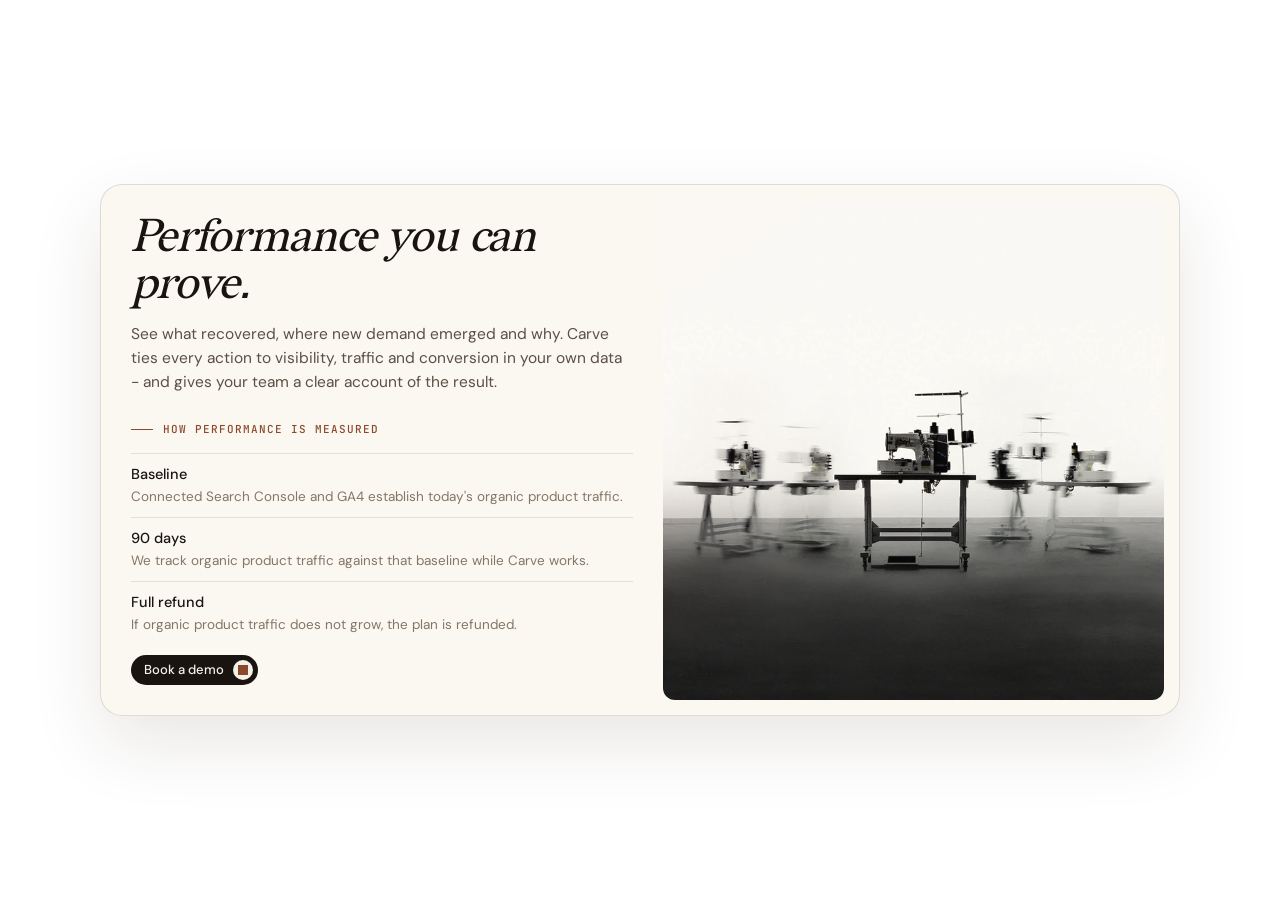
<file: carve-guarantee.html>
<!doctype html>
<html lang="en">
<head>
<meta charset="utf-8" />
<meta name="viewport" content="width=device-width, initial-scale=1">
<title>Performance you can prove — Carve</title>
<link rel="preconnect" href="https://fonts.googleapis.com">
<link rel="preconnect" href="https://fonts.gstatic.com" crossorigin>
<link href="https://fonts.googleapis.com/css2?family=DM+Sans:wght@300;400;500;600&amp;family=JetBrains+Mono:wght@400;500&amp;display=swap" rel="stylesheet">
<style>
  @font-face{
    font-family:'Redaction';
    src:url('assets/carve/fonts/redaction-regular.otf') format('opentype');
    font-weight:400;
    font-display:swap;
  }
  :root{
    --paper:#F5F0E8;
    --paper-2:#EDE7DC;
    --ink:#1A1410;
    --surface:#FBF8F2;
    --muted:#5C4F45;
    --muted-2:#857567;
    --accent:#8B4A2C;
    --accent-hover:#A9542E;
    --line:rgba(26,20,16,.11);
    --serif:'Redaction',Georgia,serif;
    --sans:'DM Sans',sans-serif;
    --mono:'JetBrains Mono',monospace;
  }
  *{box-sizing:border-box;margin:0}
  html,body{width:100%;height:100%;overflow:hidden}
  body{
    display:flex;
    align-items:center;
    justify-content:center;
    background:transparent;
    color:var(--ink);
    font-family:var(--sans);
    -webkit-font-smoothing:antialiased;
  }
  .outcome{
    width:min(1080px,100%);
    height:532.5px;
    padding:15px;
    display:grid;
    grid-template-columns:minmax(0,1.06fr) minmax(0,1fr);
    gap:15px;
    overflow:hidden;
    border:1px solid rgba(26,20,16,.13);
    border-radius:22px;
    background:var(--surface);
    box-shadow:0 28px 72px rgba(55,34,22,.11);
  }
  .outcome__content{
    min-width:0;
    padding:15px;
    display:flex;
    flex-direction:column;
    justify-content:space-between;
  }
  .outcome__copy{
    display:flex;
    flex-direction:column;
    gap:28px;
  }
  .outcome__intro{
    display:flex;
    flex-direction:column;
    gap:13px;
  }
  h2{
    max-width:502px;
    font:400 italic 46px/1.02 var(--serif);
    letter-spacing:-.025em;
  }
  .outcome__intro p{
    max-width:503px;
    color:var(--muted);
    font-size:15.5px;
    font-weight:400;
    line-height:1.55;
  }
  .measurement{
    max-width:503px;
  }
  .measurement h3{
    margin-bottom:16px;
    display:flex;
    align-items:center;
    gap:10px;
    color:var(--accent);
    font:500 11px/1.4 var(--mono);
    letter-spacing:.09em;
    text-transform:uppercase;
  }
  .measurement h3::before{
    width:22px;
    height:1px;
    flex:0 0 22px;
    background:var(--accent);
    content:"";
  }
  .measurement__list{
    display:flex;
    flex-direction:column;
    gap:0;
    list-style:none;
    padding:0;
  }
  .measurement__item{
    display:flex;
    flex-direction:column;
    gap:5px;
    padding:11px 0 12px;
    border-top:1px solid var(--line);
  }
  .measurement__item strong{
    color:var(--ink);
    font-size:14.5px;
    font-weight:500;
    line-height:18px;
  }
  .measurement__item span{
    color:var(--muted-2);
    font-size:13.5px;
    font-weight:400;
    line-height:17px;
  }
  .outcome__cta{
    width:126.641px;
    height:30px;
    padding:5px 5px 5px 13px;
    display:flex;
    align-items:center;
    justify-content:space-between;
    border-radius:48px;
    background:var(--ink);
    color:var(--paper);
    font-size:13px;
    font-weight:500;
    line-height:16px;
    text-decoration:none;
    transition:transform .2s ease,background-color .2s ease;
  }
  .outcome__cta:hover{transform:translateY(-1px);background:var(--accent)}
  .outcome__cta:focus-visible{outline:2px solid var(--accent);outline-offset:3px}
  .outcome__cta-icon{
    width:20px;
    height:20px;
    flex:0 0 20px;
    display:grid;
    place-items:center;
    border-radius:50%;
    background:var(--paper);
  }
  .outcome__cta-icon::after{
    width:10px;
    height:10px;
    background:var(--accent);
    content:"";
  }
  .outcome__media{
    min-width:0;
    height:100%;
    overflow:hidden;
    position:relative;
    border-radius:12px;
  }
  .outcome__media::after{
    position:absolute;
    inset:0;
    background:linear-gradient(145deg,rgba(139,74,44,.12),rgba(245,240,232,.02) 58%,rgba(26,20,16,.08));
    mix-blend-mode:color;
    pointer-events:none;
    content:"";
  }
  .outcome__media img{
    width:100%;
    height:100%;
    display:block;
    object-fit:cover;
    filter:grayscale(.48) sepia(.1) saturate(.86) contrast(.96) brightness(1.03);
  }

  @media(max-width:800px){
    html,body{height:auto;overflow:visible}
    body{padding:0}
    .outcome{
      height:auto;
      grid-template-columns:1fr;
    }
    .outcome__content{
      min-height:500px;
      padding:20px;
    }
    .outcome__cta{margin-top:36px}
    .outcome__media{aspect-ratio:1/1}
  }
  @media(max-width:520px){
    .outcome{padding:10px;gap:10px;border-radius:17px}
    .outcome__content{min-height:470px;padding:14px}
    .outcome__copy{gap:26px}
    h2{font-size:38px;line-height:1.04}
    .outcome__intro p,
    .measurement__item span{font-size:13px;line-height:17px}
  }
  @media(prefers-reduced-motion:reduce){
    .outcome__cta{transition:none}
  }
</style>
</head>
<body>
  <main class="outcome" aria-labelledby="outcome-title">
    <section class="outcome__content">
      <div class="outcome__copy">
        <div class="outcome__intro">
          <h2 id="outcome-title">Performance you can prove.</h2>
          <p>See what recovered, where new demand emerged and why. Carve ties every action to visibility, traffic and conversion in your own data - and gives your team a clear account of the result.</p>
        </div>

        <section class="measurement" aria-labelledby="measurement-title">
          <h3 id="measurement-title">How performance is measured</h3>
          <ul class="measurement__list">
            <li class="measurement__item">
              <strong>Baseline</strong>
              <span>Connected Search Console and GA4 establish today's organic product traffic.</span>
            </li>
            <li class="measurement__item">
              <strong>90 days</strong>
              <span>We track organic product traffic against that baseline while Carve works.</span>
            </li>
            <li class="measurement__item">
              <strong>Full refund</strong>
              <span>If organic product traffic does not grow, the plan is refunded.</span>
            </li>
          </ul>
        </section>
      </div>

      <a class="outcome__cta" href="https://calendar.app.google/TA9Xv89TnJkJidm78" target="_blank" rel="noopener">
        <span>Book a demo</span>
        <span class="outcome__cta-icon" aria-hidden="true"></span>
      </a>
    </section>

    <figure class="outcome__media" aria-hidden="true">
      <img src="assets/carve/guarantee-factory-figma.png" alt="">
    </figure>
  </main>
<script>
(function(){
  var last=0;
  function report(){
    var de=document.documentElement,b=document.body;
    var dh=de.style.height,bh=b.style.height,ov=b.style.overflow;
    de.style.height="auto";b.style.height="auto";b.style.overflow="visible";
    var card=document.querySelector(".outcome");
    var h=Math.ceil(card ? card.getBoundingClientRect().height : b.scrollHeight);
    de.style.height=dh;b.style.height=bh;b.style.overflow=ov;
    if(Math.abs(h-last)<4)return;
    last=h;
    parent.postMessage({carveHeight:h,carveSrc:location.pathname},"*");
  }
  addEventListener("load",report);
  addEventListener("resize",report);
  setTimeout(report,300);
  setTimeout(report,1000);
})();
</script>
</body>
</html>
</file>
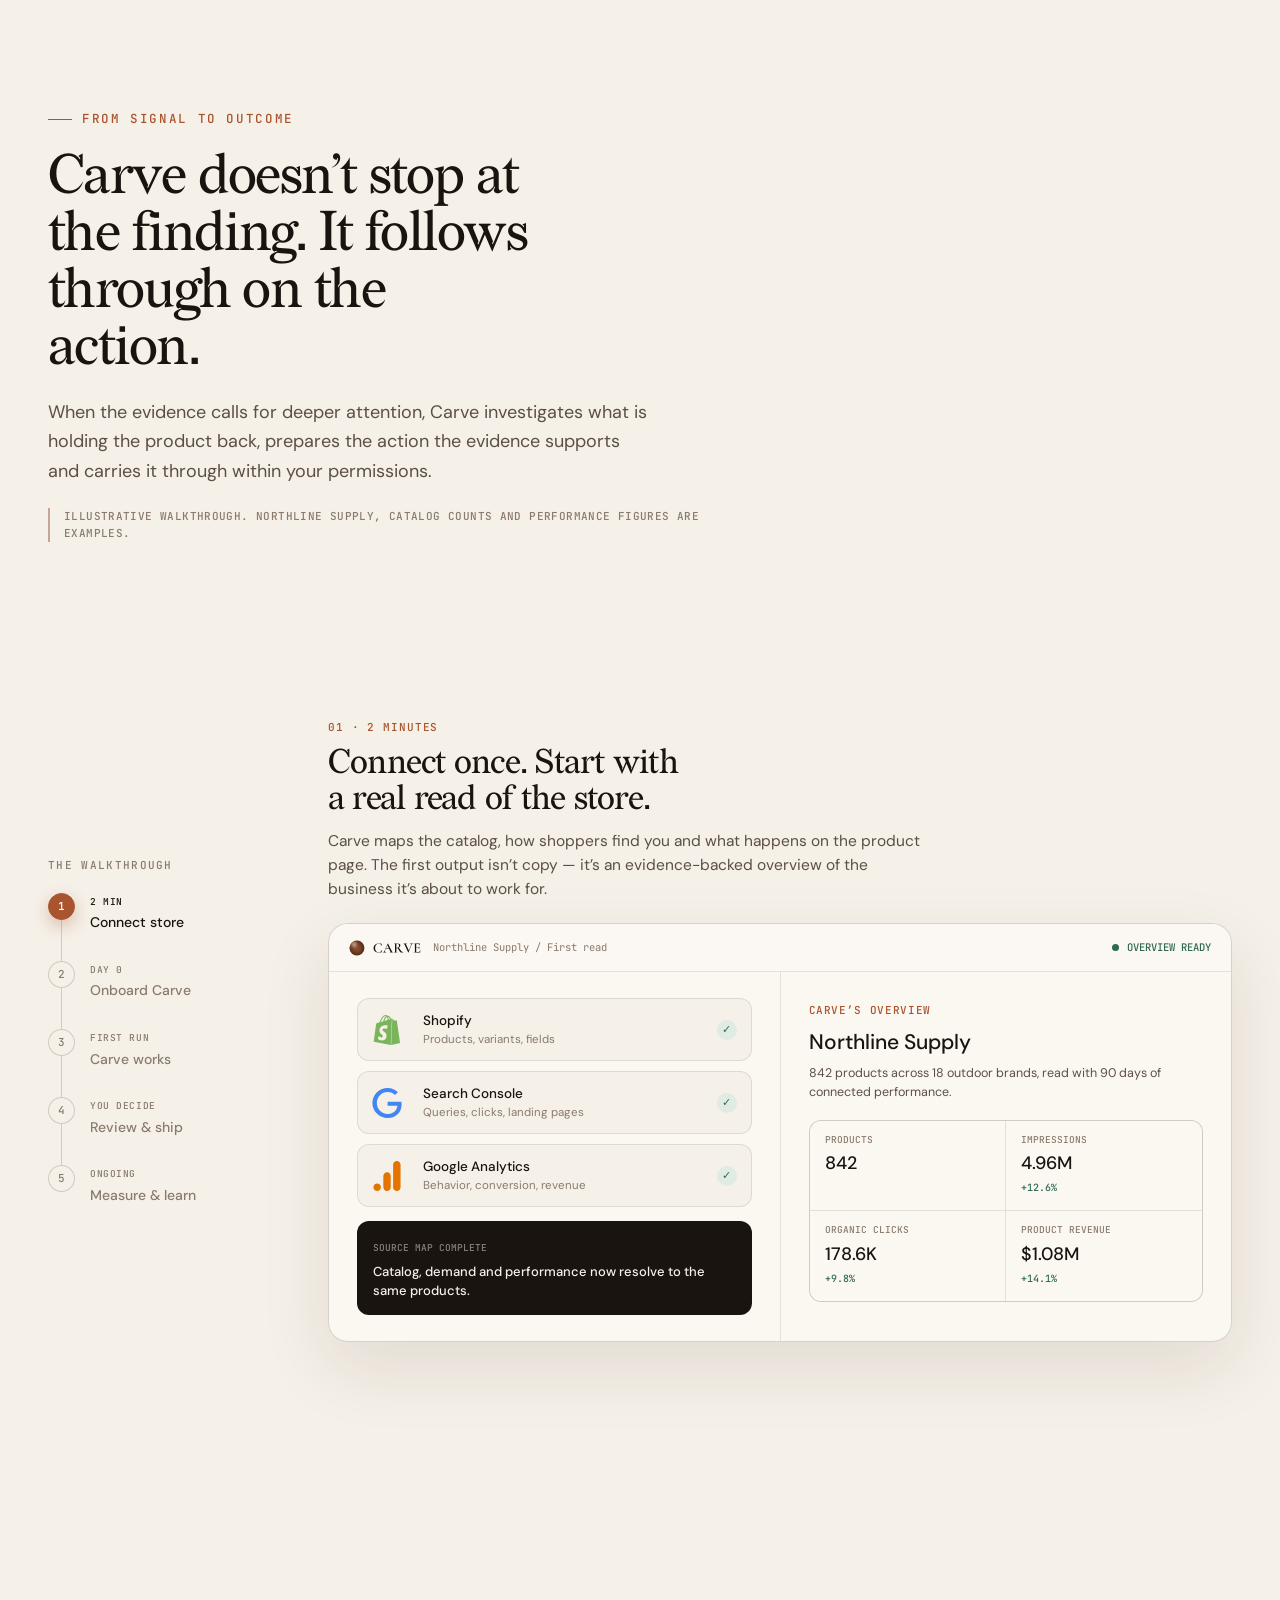
<file: carve-howitworks.html>
<!doctype html>
<html lang="en">
<head>
<meta charset="utf-8" />
<meta name="viewport" content="width=device-width, initial-scale=1">
<link rel="preconnect" href="https://fonts.googleapis.com">
<link rel="preconnect" href="https://fonts.gstatic.com" crossorigin>
<link href="https://fonts.googleapis.com/css2?family=DM+Sans:wght@300;400;500;600&family=JetBrains+Mono:wght@400;500&display=swap" rel="stylesheet">
<style id="cx-hiw-style">
/* ============ Carve — PINNED sticky-scroll How-it-works (scoped .cx-hiw) ============ */
@font-face{font-family:'Redaction';src:url('assets/carve/fonts/redaction-regular.otf') format('opentype');font-weight:400;font-display:swap}

.cx-hiw{--paper:#F5F0E8;--paper-2:#EFE8DC;--card:#FBF8F2;--ink:#1A1410;--ink-2:#5C4F45;--ink-3:#8A7B6D;
  --terra:#A9542E;--terra-dk:#7E3D25;--terra-soft:#EAD8C6;--green:#2F6A4F;--green-soft:#E0EBE3;
  --line:rgba(26,20,16,.10);--line-2:rgba(26,20,16,.17);
  --serif:'Redaction',Georgia,serif;--sans:'DM Sans',sans-serif;--mono:'JetBrains Mono',monospace;
  position:relative;background:var(--paper);color:var(--ink);font-family:var(--sans);-webkit-font-smoothing:antialiased}
.cx-hiw *{box-sizing:border-box;margin:0}
.cx-hiw-shell{width:min(100% - 96px,1240px);margin:0 auto}

/* intro — scrolls normally, then the pin engages */
.cx-hiw-intro{padding:104px 0 40px}
.cx-hiw-intro .in{max-width:860px}
.cx-hiw-eyebrow{display:inline-flex;align-items:center;gap:10px;color:var(--terra);font:500 12.5px/1 var(--mono);letter-spacing:.13em;text-transform:uppercase}
.cx-hiw-eyebrow::before{content:"";width:24px;height:1px;background:var(--terra)}
.cx-hiw-intro h2{margin:22px 0 0;font:400 clamp(38px,4.4vw,56px)/1.02 var(--serif);letter-spacing:-.028em;max-width:15ch}
.cx-hiw-intro p{margin:22px 0 0;max-width:600px;color:var(--ink-2);font-size:18px;line-height:1.62}
.cx-hiw-intro .cx-demo-note{max-width:680px;padding-left:14px;border-left:2px solid rgba(139,74,44,.45);color:var(--ink-3);font:500 11px/1.55 var(--mono);letter-spacing:.035em;text-transform:uppercase}

/* pinned scroll region: tall spacer + a sticky 100vh frame that locks */
.cx-hiw-scroll{position:relative;height:540vh}          /* 5 steps → ~88vh of scroll each */
.cx-hiw-pin{position:sticky;top:0;height:100vh;min-height:660px;display:flex;align-items:center;overflow:hidden}
.cx-hiw-body{display:grid;grid-template-columns:220px minmax(0,1fr);gap:60px;align-items:center;width:100%}

/* left — the walkthrough progress rail (stays put, ticks in order) */
.cx-hiw-rail{align-self:center}
.cx-hiw-rail-title{margin-bottom:22px;color:var(--ink-3);font:500 11px/1 var(--mono);letter-spacing:.12em;text-transform:uppercase}
.cx-hiw-rail-items{position:relative}
.cx-hiw-rail-items::before{content:"";position:absolute;top:12px;bottom:12px;left:13px;width:1px;background:var(--line-2)}
.cx-hiw-rail-items::after{content:"";position:absolute;top:12px;left:13px;width:1px;background:var(--terra);height:var(--rail-fill,0%);transition:height .5s cubic-bezier(.4,0,.2,1)}
.cx-hiw-rail-link{position:relative;display:grid;grid-template-columns:27px 1fr;gap:15px;padding:0 0 30px;color:var(--ink-3)}
.cx-hiw-rail-link:last-child{padding-bottom:0}
.cx-hiw-rail-link i{position:relative;z-index:1;width:27px;height:27px;display:grid;place-items:center;border-radius:50%;background:var(--paper);border:1px solid var(--line-2);color:var(--ink-3);font:500 11px/1 var(--mono);transition:.35s ease}
.cx-hiw-rail-link span{display:block;font:500 9.5px/1.4 var(--mono);letter-spacing:.06em;text-transform:uppercase;padding-top:2px}
.cx-hiw-rail-link b{display:block;margin-top:6px;font-size:14px;font-weight:500;line-height:1.2}
.cx-hiw-rail-link.done i{background:var(--terra-soft);border-color:var(--terra-soft);color:var(--terra-dk)}
.cx-hiw-rail-link.active{color:var(--ink)}
.cx-hiw-rail-link.active i{background:var(--terra);border-color:var(--terra);color:#fff;box-shadow:0 6px 16px rgba(169,84,46,.32)}

/* right — the stage where each step's card rises up in place */
.cx-hiw-stage{position:relative;height:min(80vh,700px);min-height:540px}
.cx-hiw-scene{position:absolute;inset:0;display:flex;flex-direction:column;justify-content:center;
  opacity:0;transform:translateY(38px);pointer-events:none;
  transition:opacity .55s ease,transform .6s cubic-bezier(.2,.75,.2,1)}
.cx-hiw-scene.active{opacity:1;transform:none;pointer-events:auto}
.cx-hiw-scene.past{opacity:0;transform:translateY(-30px)}
.cx-hiw-scene-time{color:var(--terra);font:500 11px/1 var(--mono);letter-spacing:.08em;text-transform:uppercase}
.cx-hiw-scene h3{margin:12px 0 0;font:400 clamp(26px,2.7vw,36px)/1.05 var(--serif);letter-spacing:-.022em;max-width:18ch}
.cx-hiw-scene>p{margin:12px 0 0;max-width:600px;color:var(--ink-2);font-size:15.5px;line-height:1.55}
.cx-hiw-panel{margin-top:22px;border:1px solid var(--line-2);border-radius:20px;background:var(--card);
  box-shadow:0 26px 70px rgba(60,35,15,.10);overflow:hidden}
.cx-hiw-panel-top{height:48px;display:flex;align-items:center;gap:12px;padding:0 20px;border-bottom:1px solid var(--line);background:rgba(251,248,242,.9)}
.cx-hiw-panel-top img{height:16px;width:auto}
.cx-hiw-panel-top .crumb{color:var(--ink-3);font:400 10.5px/1 var(--mono)}
.cx-hiw-panel-top .status{margin-left:auto;display:inline-flex;align-items:center;gap:8px;color:var(--green);font:500 10.5px/1 var(--mono);text-transform:uppercase}
.cx-hiw-panel-top .status::before{content:"";width:7px;height:7px;border-radius:50%;background:var(--green)}

/* scene 1 — connect */
.cx-connect{display:grid;grid-template-columns:1fr 1fr;gap:1px;background:var(--line)}
.cx-connect>div{background:var(--card);padding:26px 28px}
.cx-connect .rows{display:grid;gap:10px}
.cx-src{display:grid;grid-template-columns:38px 1fr 20px;gap:13px;align-items:center;padding:13px 14px;border:1px solid var(--line);border-radius:12px;background:var(--paper)}
.cx-src img{width:30px;height:30px;object-fit:contain}
.cx-src b{display:block;font-size:13.5px;font-weight:500}
.cx-src span{display:block;margin-top:3px;color:var(--ink-3);font-size:11.5px}
.cx-src i{width:20px;height:20px;display:grid;place-items:center;border-radius:50%;background:var(--green-soft);color:var(--green);font:500 11px/1 var(--sans);font-style:normal}
.cx-connect .over span{color:var(--terra);font:500 11px/1 var(--mono);letter-spacing:.06em;text-transform:uppercase}
.cx-connect .over h4{margin:9px 0 0;font-size:21px;font-weight:500}
.cx-connect .over>p{margin:8px 0 18px;color:var(--ink-2);font-size:12.5px;line-height:1.5}
.cx-kpis{display:grid;grid-template-columns:1fr 1fr;gap:1px;border:1px solid var(--line);border-radius:12px;overflow:hidden;background:var(--line)}
.cx-kpis div{background:var(--card);padding:14px 15px}
.cx-kpis small{display:block;color:var(--ink-3);font:500 9.5px/1 var(--mono);text-transform:uppercase}
.cx-kpis b{display:block;margin-top:7px;font-size:18px;font-weight:500;font-variant-numeric:tabular-nums}
.cx-kpis em{color:var(--green);font:500 10px/1 var(--mono);font-style:normal}
.cx-ready{margin-top:14px;padding:14px 16px;border-radius:12px;background:var(--ink);color:#F5F0E8}
.cx-ready span{color:rgba(245,240,232,.5);font:500 9.5px/1 var(--mono);text-transform:uppercase}
.cx-ready b{display:block;margin-top:7px;font-size:13px;font-weight:500;line-height:1.45}

/* scene 2 — onboard */
.cx-know{padding:26px 28px}
.cx-know-head{display:flex;align-items:flex-start;justify-content:space-between;gap:20px;margin-bottom:18px}
.cx-know-head span{color:var(--terra);font:500 11px/1 var(--mono);letter-spacing:.06em;text-transform:uppercase}
.cx-know-head h4{margin:10px 0 0;font:400 italic 24px/1.1 var(--serif);max-width:15ch}
.cx-pill{padding:9px 13px;border-radius:999px;background:var(--green-soft);color:var(--green);font:500 11px/1 var(--mono);white-space:nowrap}
.cx-know-grid{display:grid;grid-template-columns:1fr 1fr;gap:10px}
.cx-know-card{padding:16px;border:1px solid var(--line);border-radius:12px;background:var(--paper)}
.cx-know-card.wide{grid-column:1/-1}
.cx-know-card label{display:block;color:var(--ink-3);font:500 9.5px/1 var(--mono);text-transform:uppercase}
.cx-know-card strong{display:block;margin-top:10px;font-size:13.5px;font-weight:500;line-height:1.4}
.cx-know-card p{margin:7px 0 0;color:var(--ink-2);font-size:12px;line-height:1.5}
.cx-chips{display:flex;flex-wrap:wrap;gap:7px;margin-top:11px}
.cx-chips span{padding:7px 10px;border:1px solid var(--line);border-radius:999px;background:var(--card);color:var(--ink-2);font:400 11px/1 var(--mono)}
.cx-chips.fields span::before{content:"✓ ";color:var(--green);font-weight:600}

/* scene 3 — work (signature) */
.cx-work{display:grid;grid-template-columns:1.02fr .98fr;min-height:400px}
.cx-lab{position:relative;border-right:1px solid var(--line);overflow:hidden;
  background:radial-gradient(circle at 42% 44%,rgba(169,84,46,.11),transparent 32%),linear-gradient(140deg,#F0E7DA,#FBF8F2 55%,#EEE4D6)}
.cx-lab .orbit{position:absolute;left:44%;top:47%;width:320px;height:320px;border:1px solid rgba(169,84,46,.24);border-radius:50%;transform:translate(-50%,-50%)}
.cx-lab .orbit::before{content:"";position:absolute;inset:32px;border:1px dashed rgba(169,84,46,.3);border-radius:50%;animation:cx-spin 22s linear infinite}
@keyframes cx-spin{to{transform:rotate(360deg)}}
.cx-lab>img{position:absolute;z-index:2;left:44%;top:48%;width:196px;height:310px;object-fit:contain;transform:translate(-50%,-50%);filter:drop-shadow(0 24px 26px rgba(28,22,18,.17))}
.cx-note{position:absolute;z-index:4;min-width:146px;padding:10px 12px;border:1px solid var(--line);border-radius:11px;background:rgba(251,248,242,.94);box-shadow:0 12px 30px rgba(28,22,18,.1)}
.cx-note b{display:block;font-size:11px;font-weight:500}
.cx-note span{display:block;margin-top:4px;color:var(--ink-3);font:400 9px/1 var(--mono);text-transform:uppercase;letter-spacing:.04em}
.cx-note.n1{left:6%;top:14%}.cx-note.n2{right:5%;top:40%}.cx-note.n3{right:8%;bottom:15%}
.cx-lab .label{position:absolute;z-index:4;left:7%;bottom:20px}
.cx-lab .label span{color:var(--terra);font:500 10px/1 var(--mono);text-transform:uppercase}
.cx-lab .label h5{margin:7px 0 0;font-size:16px;font-weight:500}
.cx-worksteps{padding:28px 30px}
.cx-worksteps .lead{font:400 italic 21px/1.2 var(--serif);max-width:22ch}
.cx-worksteps>p{margin:11px 0 18px;color:var(--ink-2);font-size:12.5px;line-height:1.5}
.cx-ws{border-top:1px solid var(--line)}
.cx-ws-row{display:grid;grid-template-columns:26px 1fr;gap:12px;align-items:start;padding:12px 2px;border-bottom:1px solid var(--line)}
.cx-ws-row>i{width:23px;height:23px;display:grid;place-items:center;border-radius:50%;background:rgba(26,20,16,.07);color:var(--ink-2);font:500 10px/1 var(--mono);font-style:normal}
.cx-ws-row.hot>i{background:var(--terra);color:#fff}
.cx-ws-row b{display:block;font-size:12.5px;font-weight:500}
.cx-ws-row p{margin:4px 0 0;color:var(--ink-2);font-size:11px;line-height:1.45}
.cx-fields{display:flex;flex-wrap:wrap;gap:7px;margin-top:16px;align-items:center}
.cx-fields>span{color:var(--ink-3);font:500 9.5px/1 var(--mono);text-transform:uppercase}
.cx-fields i{padding:6px 10px;border:1px solid var(--line);border-radius:8px;background:var(--paper);color:var(--ink-3);font:400 10.5px/1 var(--mono);font-style:normal}
.cx-fields i.ready{border-color:rgba(47,106,79,.34);background:var(--green-soft);color:var(--green)}

/* scene 4 — review */
.cx-review .head3{display:grid;grid-template-columns:150px 1fr 1fr}
.cx-review .head3 div{padding:12px 18px;color:var(--ink-3);font:500 9.5px/1 var(--mono);text-transform:uppercase;border-bottom:1px solid var(--line)}
.cx-review .head3 div+div{border-left:1px solid var(--line)}
.cx-review .head3 div:last-child{color:var(--terra)}
.cx-rf{display:grid;grid-template-columns:150px 1fr 1fr;border-bottom:1px solid var(--line)}
.cx-rf>div{padding:15px 18px;min-width:0}
.cx-rf>div+div{border-left:1px solid var(--line)}
.cx-rf .fl b{display:block;font-size:12.5px;font-weight:500}
.cx-rf .fl span{display:block;margin-top:5px;color:var(--ink-3);font:400 9.5px/1.4 var(--mono)}
.cx-rf .cur{color:var(--ink-3);font-size:12px;line-height:1.5}
.cx-rf .pro{position:relative;color:var(--ink);font-size:12px;line-height:1.5;background:rgba(169,84,46,.04)}
.cx-rf .pro .tag{display:inline-block;margin-bottom:7px;padding:4px 8px;border-radius:6px;background:var(--terra-soft);color:var(--terra-dk);font:500 9px/1 var(--mono);text-transform:uppercase}
.cx-review-foot{display:flex;align-items:center;gap:14px;padding:15px 18px;background:var(--paper)}
.cx-review-foot span{color:var(--ink-2);font-size:12px}
.cx-review-foot span b{color:var(--ink);font-weight:500}
.cx-review-foot .push{margin-left:auto;padding:10px 16px;border-radius:9px;background:var(--ink);color:#F5F0E8;font-size:11.5px;font-weight:500;border:0}

/* scene 5 — learn */
.cx-learn-strip{display:grid;grid-template-columns:repeat(4,1fr);border-bottom:1px solid var(--line)}
.cx-learn-strip .m{padding:18px 20px;border-right:1px solid var(--line)}
.cx-learn-strip .m:last-child{border-right:0}
.cx-learn-strip .m span{display:block;color:var(--ink-3);font:500 9.5px/1 var(--mono);text-transform:uppercase}
.cx-learn-strip .m strong{display:block;margin-top:10px;font-size:22px;font-weight:500;font-variant-numeric:tabular-nums}
.cx-learn-strip .m em{display:block;margin-top:6px;color:var(--green);font:500 10px/1 var(--mono);font-style:normal}
.cx-learn-main{display:grid;grid-template-columns:minmax(0,1.5fr) minmax(220px,.9fr);gap:20px;padding:22px}
.cx-trend{padding:18px;border:1px solid var(--line);border-radius:14px;background:var(--paper)}
.cx-trend-head{display:flex;justify-content:space-between;gap:16px}
.cx-trend-head span{color:var(--ink-3);font:500 9.5px/1 var(--mono);text-transform:uppercase}
.cx-trend-head b{display:block;margin-top:7px;font-size:12.5px;font-weight:500}
.cx-trend-head em{color:var(--terra);font:500 10px/1 var(--mono);font-style:normal}
.cx-trend-chart{height:150px;margin-top:12px}
.cx-trend-chart svg{width:100%;height:100%;overflow:visible}
.cx-carry{padding:18px;border-radius:14px;background:var(--terra-soft);border:1px solid rgba(169,84,46,.22)}
.cx-carry span{color:var(--terra-dk);font:500 9.5px/1 var(--mono);text-transform:uppercase}
.cx-carry h5{margin:11px 0 0;font:400 italic 19px/1.15 var(--serif)}
.cx-carry p{margin:10px 0 0;color:var(--terra-dk);font-size:11.5px;line-height:1.5}
.cx-next{margin-top:12px;padding:10px 12px;border-radius:9px;background:rgba(251,248,242,.75);color:var(--ink-2);font:500 10px/1.4 var(--mono)}

@media(max-width:960px){
  .cx-hiw-scroll{height:auto}
  .cx-hiw-pin{position:relative;height:auto;min-height:0;display:block;padding:10px 0 60px}
  .cx-hiw-body{grid-template-columns:1fr;gap:0}
  .cx-hiw-rail{display:none}
  .cx-hiw-stage{height:auto;min-height:0;min-width:0;width:100%;max-width:100%;display:grid;gap:70px}
  .cx-hiw-scene{position:relative;inset:auto;min-width:0;width:100%;max-width:100%;opacity:1;transform:none;pointer-events:auto}
  .cx-hiw-panel{min-width:0;width:100%;max-width:100%}
  .cx-connect,.cx-work,.cx-learn-main{grid-template-columns:1fr}
  .cx-lab{min-height:380px;border-right:0;border-bottom:1px solid var(--line)}
  .cx-review .head3,.cx-rf{grid-template-columns:110px 1fr 1fr}
  .cx-learn-strip{grid-template-columns:1fr 1fr}
}
@media(max-width:560px){
  .cx-hiw-shell{width:calc(100% - 48px)}
  .cx-hiw-intro{padding-top:78px}
  .cx-hiw-stage{gap:58px}
  .cx-hiw-panel{border-radius:16px}
  .cx-hiw-panel-top{padding:0 13px}
  .cx-hiw-panel-top .crumb{max-width:150px;overflow:hidden;text-overflow:ellipsis;white-space:nowrap}
  .cx-connect>div,.cx-know,.cx-worksteps{padding:20px 18px}
  .cx-review .head3,.cx-rf{grid-template-columns:72px minmax(0,1fr) minmax(0,1fr)}
  .cx-review .head3 div,.cx-rf>div{padding-left:9px;padding-right:9px}
  .cx-review-foot{align-items:flex-start;flex-wrap:wrap;padding:14px}
  .cx-review-foot .push{margin-left:0}
  .cx-learn-main{padding:14px}
}
</style>
</head>
<body style="margin:0;background:#F5F0E8">
<section class="cx-hiw" id="cx-hiw">
  <!-- intro (scrolls, then the pin locks) -->
  <div class="cx-hiw-intro"><div class="cx-hiw-shell"><div class="in">
    <span class="cx-hiw-eyebrow">From signal to outcome</span>
    <h2>Carve doesn’t stop at the finding. It follows through on the action.</h2>
    <p>When the evidence calls for deeper attention, Carve investigates what is holding the product back, prepares the action the evidence supports and carries it through within your permissions.</p>
    <p class="cx-demo-note">Illustrative walkthrough. Northline Supply, catalog counts and performance figures are examples.</p>
  </div></div></div>

  <!-- pinned scroll region -->
  <div class="cx-hiw-scroll" id="cx-hiw-scroll">
    <div class="cx-hiw-pin"><div class="cx-hiw-shell"><div class="cx-hiw-body">
      <aside class="cx-hiw-rail" aria-label="How Carve works">
        <div class="cx-hiw-rail-title">The walkthrough</div>
        <div class="cx-hiw-rail-items">
          <a class="cx-hiw-rail-link active" data-rail="0"><i>1</i><div><span>2 min</span><b>Connect store</b></div></a>
          <a class="cx-hiw-rail-link" data-rail="1"><i>2</i><div><span>Day 0</span><b>Onboard Carve</b></div></a>
          <a class="cx-hiw-rail-link" data-rail="2"><i>3</i><div><span>First run</span><b>Carve works</b></div></a>
          <a class="cx-hiw-rail-link" data-rail="3"><i>4</i><div><span>You decide</span><b>Review &amp; ship</b></div></a>
          <a class="cx-hiw-rail-link" data-rail="4"><i>5</i><div><span>Ongoing</span><b>Measure &amp; learn</b></div></a>
        </div>
      </aside>

      <div class="cx-hiw-stage">
        <!-- 1 CONNECT -->
        <article class="cx-hiw-scene active" data-scene="0">
          <div class="cx-hiw-scene-time">01 · 2 minutes</div>
          <h3>Connect once. Start with a real read of the store.</h3>
          <p>Carve maps the catalog, how shoppers find you and what happens on the product page. The first output isn’t copy — it’s an evidence-backed overview of the business it’s about to work for.</p>
          <div class="cx-hiw-panel">
            <div class="cx-hiw-panel-top"><img src="assets/carve/lockup-black.svg" alt="Carve"><span class="crumb">Northline Supply / First read</span><span class="status">Overview ready</span></div>
            <div class="cx-connect">
              <div>
                <div class="rows">
                  <div class="cx-src"><img src="assets/carve/shopify.svg" alt="Shopify"><div><b>Shopify</b><span>Products, variants, fields</span></div><i>✓</i></div>
                  <div class="cx-src"><img src="assets/carve/google.svg" alt="Search Console"><div><b>Search Console</b><span>Queries, clicks, landing pages</span></div><i>✓</i></div>
                  <div class="cx-src"><img src="assets/carve/ga4.svg" alt="Google Analytics"><div><b>Google Analytics</b><span>Behavior, conversion, revenue</span></div><i>✓</i></div>
                </div>
                <div class="cx-ready"><span>Source map complete</span><b>Catalog, demand and performance now resolve to the same products.</b></div>
              </div>
              <div class="over">
                <span>Carve’s overview</span>
                <h4>Northline Supply</h4>
                <p>842 products across 18 outdoor brands, read with 90 days of connected performance.</p>
                <div class="cx-kpis">
                  <div><small>Products</small><b>842</b></div>
                  <div><small>Impressions</small><b>4.96M</b><em>+12.6%</em></div>
                  <div><small>Organic clicks</small><b>178.6K</b><em>+9.8%</em></div>
                  <div><small>Product revenue</small><b>$1.08M</b><em>+14.1%</em></div>
                </div>
              </div>
            </div>
          </div>
        </article>

        <!-- 2 ONBOARD -->
        <article class="cx-hiw-scene" data-scene="1">
          <div class="cx-hiw-scene-time">02 · Day 0</div>
          <h3>Carve shows its understanding. You make it exact.</h3>
          <p>Onboarding is a conversation, not a blank form. Carve brings the first read; you correct the positioning, confirm the voice and choose where the first run begins.</p>
          <div class="cx-hiw-panel">
            <div class="cx-hiw-panel-top"><img src="assets/carve/lockup-black.svg" alt="Carve"><span class="crumb">Northline Supply / Onboarding</span><span class="status">Ready for handoff</span></div>
            <div class="cx-know">
              <div class="cx-know-head">
                <div><span>What Carve now knows</span><h4>Northline, understood before the first product is touched.</h4></div>
                <span class="cx-pill">Confirmed by you ✓</span>
              </div>
              <div class="cx-know-grid">
                <div class="cx-know-card"><label>Positioning</label><strong>Capable and considered. Never aggressively technical.</strong><p>Performance matters, but the store should stay useful and understated.</p></div>
                <div class="cx-know-card"><label>Buyer</label><strong>People who move between outdoors, travel and everyday life.</strong><p>They want products that justify the choice without demanding a separate identity.</p></div>
                <div class="cx-know-card"><label>Voice</label><strong>Calm, concrete and product-led.</strong><div class="cx-chips"><span>Specific materials</span><span>No hype</span><span>Use before theatre</span></div></div>
                <div class="cx-know-card"><label>Standing instruction</label><strong>Lead with use. Prove it with construction.</strong><p>Resolve fit, weather and care when the product data supports it.</p></div>
                <div class="cx-know-card wide"><label>Writable destinations</label><div class="cx-chips fields"><span>Title</span><span>Description</span><span>Q&amp;A</span><span>SEO title</span><span>SEO description</span></div></div>
              </div>
            </div>
          </div>
        </article>

        <!-- 3 WORK -->
        <article class="cx-hiw-scene" data-scene="2">
          <div class="cx-hiw-scene-time">03 · First run</div>
          <h3>From signal to action, on one product.</h3>
          <p>Carve traces performance, demand, the live page and competitors until it finds the true constraint — then prepares the action the evidence supports.</p>
          <div class="cx-hiw-panel">
            <div class="cx-hiw-panel-top"><img src="assets/carve/lockup-black.svg" alt="Carve"><span class="crumb">Run 018 / Technical layers</span><span class="status">42 / 126 analysed</span></div>
            <div class="cx-work">
              <div class="cx-lab">
                <span class="orbit"></span>
                <img src="assets/carve/patagonia-better-sweater-vest-cutout.png" alt="Navy fleece vest">
                <div class="cx-note n1"><b>10-oz recycled fleece</b><span>Verified fact</span></div>
                <div class="cx-note n2"><b>Comfort under pack straps</b><span>Purchase question</span></div>
                <div class="cx-note n3"><b>Trailhead to travel day</b><span>Grounded use case</span></div>
                <div class="label"><span>Patagonia · Men’s fleece</span><h5>Better Sweater® Vest</h5></div>
              </div>
              <div class="cx-worksteps">
                <div class="lead">One product, traced from signal to action.</div>
                <p>Facts, buyer context and the real constraint stay distinct, so the action fixes what’s actually holding the product back — not a templated guess.</p>
                <div class="cx-ws">
                  <div class="cx-ws-row hot"><i>1</i><div><b>Establish what’s true</b><p>Read the record, images, variants, the live PDP and real performance.</p></div></div>
                  <div class="cx-ws-row"><i>2</i><div><b>Find the real constraint</b><p>Weigh demand, search results and competitors against how the page converts.</p></div></div>
                  <div class="cx-ws-row"><i>3</i><div><b>Prepare the action</b><p>Positioning, metadata, internal links or content — or a clear call on imagery, price or stock.</p></div></div>
                  <div class="cx-ws-row"><i>✓</i><div><b>Verify before it ships</b><p>Check claims, cut duplication, hold anything uncertain for review.</p></div></div>
                </div>
                <div class="cx-fields"><span>Prepared for review</span><i class="ready">Title</i><i>Description</i><i>Q&amp;A</i><i>SEO title</i><i>SEO description</i></div>
              </div>
            </div>
          </div>
        </article>

        <!-- 4 REVIEW -->
        <article class="cx-hiw-scene" data-scene="3">
          <div class="cx-hiw-scene-time">04 · You decide</div>
          <h3>You decide what Carve can carry through.</h3>
          <p>Every action arrives with the evidence and reasoning behind it. Review, edit or leave it out — then set where the same proven work may run automatically.</p>
          <div class="cx-hiw-panel cx-review">
            <div class="cx-hiw-panel-top"><img src="assets/carve/lockup-black.svg" alt="Carve"><span class="crumb">Run 018 / Review findings</span><span class="status">QA cleared</span></div>
            <div class="head3"><div>Field</div><div>Current</div><div>Proposed</div></div>
            <div class="cx-rf">
              <div class="fl"><b>Title</b><span>Shopify product title</span></div>
              <div class="cur">Better Sweater Fleece Vest – New Navy</div>
              <div class="pro"><span class="tag">Updated</span><br>Men’s Better Sweater® Fleece Vest</div>
            </div>
            <div class="cx-rf">
              <div class="fl"><b>Description</b><span>Shopify product description</span></div>
              <div class="cur">Our go-to fleece vest for cool-weather layering. Made from recycled polyester…</div>
              <div class="pro"><span class="tag">Rewritten</span><br>The Better Sweater® Vest earns the hook by the door. Its 10-oz recycled fleece brings warmth to the core, while the full-length zip makes it easy to adjust on the move…</div>
            </div>
            <div class="cx-rf">
              <div class="fl"><b>Q&amp;A · 6 pairs</b><span>Metafield · custom.qa_pairs</span></div>
              <div class="cur">No buyer questions in the product record.</div>
              <div class="pro"><span class="tag">Added</span><br>Is it comfortable with a backpack? Offset shoulder seams and flat seams reduce bulk and chafe under straps…</div>
            </div>
            <div class="cx-review-foot"><span><b>5 fields selected</b> for this product</span><button class="push" type="button">Push 5 fields to Shopify</button></div>
          </div>
        </article>

        <!-- 5 LEARN -->
        <article class="cx-hiw-scene" data-scene="4">
          <div class="cx-hiw-scene-time">05 · Ongoing</div>
          <h3>The next run starts with what the last one taught.</h3>
          <p>Carve measures what each action did to search visibility, product-page behavior and revenue — then keeps, expands, revises or reverses it, and carries what works forward to the next product.</p>
          <div class="cx-hiw-panel">
            <div class="cx-hiw-panel-top"><img src="assets/carve/lockup-black.svg" alt="Carve"><span class="crumb">Performance / Product data</span><span class="status">28-day view</span></div>
            <div class="cx-learn-strip">
              <div class="m"><span>Product impressions</span><strong>4.96M</strong><em>+12.6%</em></div>
              <div class="m"><span>Organic PDP clicks</span><strong>178.6K</strong><em>+9.8%</em></div>
              <div class="m"><span>Product CTR</span><strong>3.6%</strong><em>+0.2 pp</em></div>
              <div class="m"><span>Organic revenue</span><strong>$1.08M</strong><em>+14.1%</em></div>
            </div>
            <div class="cx-learn-main">
              <div class="cx-trend">
                <div class="cx-trend-head"><div><span>Organic product impressions</span><b>Products changed in Run 018</b></div><em>↗ 16.4% after publish</em></div>
                <div class="cx-trend-chart">
                  <svg viewBox="0 0 640 160" role="img" aria-label="Impressions rise after a Carve run">
                    <defs><linearGradient id="cxArea" x1="0" y1="0" x2="0" y2="1"><stop offset="0" stop-color="#A9542E" stop-opacity=".24"/><stop offset="1" stop-color="#A9542E" stop-opacity="0"/></linearGradient></defs>
                    <line x1="36" y1="24" x2="628" y2="24" stroke="rgba(26,20,16,.08)"/>
                    <line x1="36" y1="74" x2="628" y2="74" stroke="rgba(26,20,16,.08)"/>
                    <line x1="36" y1="124" x2="628" y2="124" stroke="rgba(26,20,16,.08)"/>
                    <path d="M36 124 C90 118 120 124 165 114 S250 110 300 106 S360 102 402 90 S470 70 520 62 S590 44 628 36 L628 146 L36 146 Z" fill="url(#cxArea)"/>
                    <path d="M36 124 C90 118 120 124 165 114 S250 110 300 106 S360 102 402 90 S470 70 520 62 S590 44 628 36" fill="none" stroke="#A9542E" stroke-width="2.5" stroke-linecap="round"/>
                    <line x1="360" y1="18" x2="360" y2="140" stroke="rgba(26,20,16,.22)" stroke-dasharray="3 3"/>
                    <text x="368" y="28" fill="rgba(26,20,16,.42)" font-family="JetBrains Mono,monospace" font-size="9">Run 018 published</text>
                  </svg>
                </div>
              </div>
              <aside class="cx-carry">
                <span>What Carve carries forward</span>
                <h5>Decision-first openings earn more relevant clicks on technical layers.</h5>
                <p>The pattern stays tied to the products, fields and run that produced it — then it’s proven again, product by product.</p>
                <div class="cx-next">42 next products staged with the winning pattern · Review mode</div>
              </aside>
            </div>
          </div>
        </article>
      </div>
    </div></div></div>
  </div>
</section>
</body>
</html>
</file>
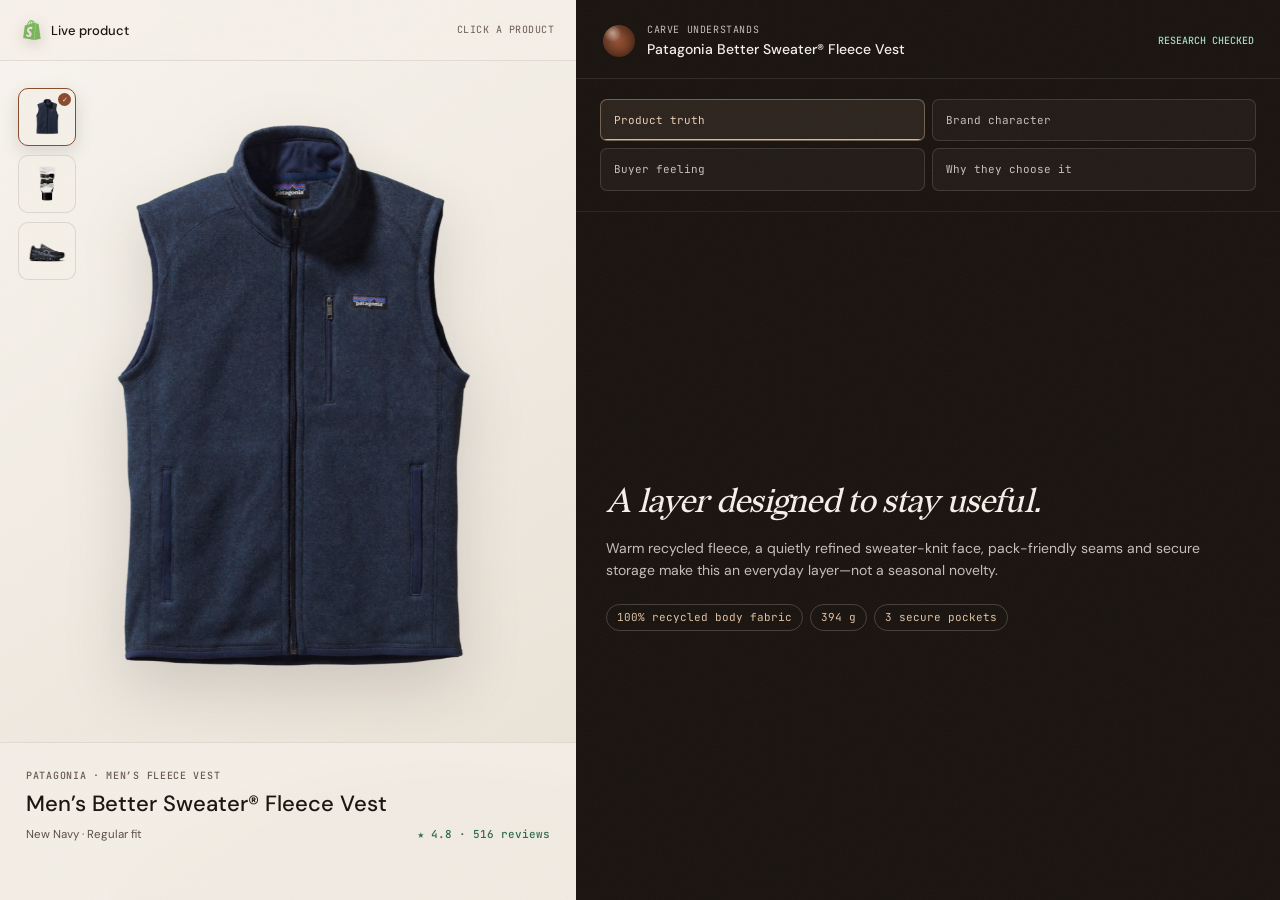
<file: carve-stage.html>
<!doctype html>
<html lang="en">
<head>
  <meta charset="utf-8" />
  <meta name="viewport" content="width=device-width, initial-scale=1" />
  <title>Carve — Product understanding (interactive stage)</title>
  <link rel="preconnect" href="https://fonts.googleapis.com">
  <link rel="preconnect" href="https://fonts.gstatic.com" crossorigin>
  <link href="https://fonts.googleapis.com/css2?family=DM+Sans:wght@300;400;500;600&family=JetBrains+Mono:wght@400;500&display=swap" rel="stylesheet">
  <style>
    @font-face {
      font-family:'Redaction';
      src:url('assets/carve/fonts/redaction-regular.otf') format('opentype');
      font-style:normal; font-weight:400; font-display:swap;
    }
    @font-face {
      font-family:'Redaction 10';
      src:url('assets/carve/fonts/redaction-10.otf') format('opentype');
      font-style:normal; font-weight:400; font-display:swap;
    }
    @font-face {
      font-family:'Redaction 20';
      src:url('assets/carve/fonts/redaction-20.otf') format('opentype');
      font-style:normal; font-weight:400; font-display:swap;
    }
    @font-face {
      font-family:'Redaction 35';
      src:url('assets/carve/fonts/redaction-35.otf') format('opentype');
      font-style:normal; font-weight:400; font-display:swap;
    }
    @font-face {
      font-family:'Redaction 50';
      src:url('assets/carve/fonts/redaction-50.otf') format('opentype');
      font-style:normal; font-weight:400; font-display:swap;
    }
    @font-face {
      font-family:'Redaction 70';
      src:url('assets/carve/fonts/redaction-70.otf') format('opentype');
      font-style:normal; font-weight:400; font-display:swap;
    }
    @font-face {
      font-family:'Redaction 100';
      src:url('assets/carve/fonts/redaction-100.otf') format('opentype');
      font-style:normal; font-weight:400; font-display:swap;
    }
    :root {
      --bg:#F5F0E8;
      --bg-2:#EDE7DC;
      --bg-3:#E0D9CE;
      --bg-4:#D8D0C4;
      --ink:#1A1410;
      --ink-2:#5C4F45;
      --ink-3:#685A50;
      --accent:#8B4A2C;
      --accent-h:#7A3D22;
      --accent-bg:rgba(139,74,44,.10);
      --positive:#2D6A4F;
      --positive-bg:rgba(45,106,79,.10);
      --border:rgba(26,20,16,.09);
      --border-2:rgba(26,20,16,.16);
      --serif:'Redaction', Georgia, serif;
      --sans:'DM Sans', -apple-system, BlinkMacSystemFont, sans-serif;
      --mono:'JetBrains Mono', monospace;
    }

    * { box-sizing:border-box; }
    html, body {
      margin:0;
      width:100%;
      height:100%;
      overflow:hidden;
    }
    body {
      background:var(--bg);
      color:var(--ink);
      font-family:var(--sans);
      -webkit-font-smoothing:antialiased;
    }
    /* paper-grain overlay */
    body::before {
      content:"";
      position:fixed;
      inset:0;
      z-index:1000;
      pointer-events:none;
      opacity:.035;
      background-image:url("data:image/svg+xml,%3Csvg viewBox='0 0 200 200' xmlns='http://www.w3.org/2000/svg'%3E%3Cfilter id='n'%3E%3CfeTurbulence type='fractalNoise' baseFrequency='.85' numOctaves='4' stitchTiles='stitch'/%3E%3C/filter%3E%3Crect width='100%25' height='100%25' filter='url(%23n)'/%3E%3C/svg%3E");
      background-size:180px 180px;
    }
    img { display:block; max-width:100%; }
    button { color:inherit; font:inherit; }
    .serif { font-family:var(--serif); font-style:normal; font-weight:400; }
    .mono { font-family:var(--mono); }
    .kicker { color:var(--ink-3); font:500 10px/1.4 var(--mono); letter-spacing:.1em; text-transform:uppercase; }

    /* PRODUCT STAGE — fills iframe edge-to-edge (≈1.42:1 landscape) */
    .product-stage {
      position:relative;
      display:grid;
      grid-template-columns:.9fr 1.1fr;
      width:100%;
      height:100%;
      min-height:0;
      overflow:hidden;
      background:var(--bg-2);
    }
    .product-canvas { position:relative; min-width:0; overflow:hidden; background:linear-gradient(145deg,#F8F5EF 0%,#E9E1D5 100%); }
    .product-canvas::after { content:""; position:absolute; left:15%; right:-35%; bottom:-33%; height:48%; border-radius:50%; background:rgba(139,74,44,.08); filter:blur(2px); }
    .catalog-head { position:relative; z-index:4; display:flex; align-items:center; justify-content:space-between; gap:12px; padding:20px 22px; border-bottom:1px solid var(--border); background:rgba(245,240,232,.7); backdrop-filter:blur(8px); }
    .catalog-brand { display:flex; align-items:center; gap:9px; font-size:13px; font-weight:500; }
    .catalog-brand img { width:20px; height:20px; filter:drop-shadow(0 4px 7px rgba(93,37,17,.22)); }
    .catalog-view { color:var(--ink-3); font:400 10px/1 var(--mono); letter-spacing:.05em; text-transform:uppercase; }
    .featured-visual { position:absolute; z-index:1; inset:64px 0 158px; display:grid; place-items:center; }
    .featured-visual img { width:82%; height:92%; object-fit:contain; transition:opacity .22s ease,transform .55s cubic-bezier(.16,1,.3,1); filter:drop-shadow(0 24px 30px rgba(26,20,16,.15)); }
    .featured-visual.swapping img { opacity:0; transform:translateY(8px) scale(.97); }
    .product-rail { position:absolute; z-index:5; left:18px; top:88px; display:grid; gap:9px; }
    .commerce-product { position:relative; width:58px; height:58px; padding:0; overflow:hidden; border:1px solid rgba(26,20,16,.11); border-radius:10px; background:rgba(245,240,232,.84); cursor:pointer; transition:border-color .2s ease,transform .2s ease,box-shadow .2s ease; }
    .commerce-product:hover { transform:translateX(2px); }
    .commerce-product.active { border-color:var(--accent); box-shadow:0 6px 18px rgba(26,20,16,.13); }
    .commerce-image { width:100%; height:100%; }
    .commerce-image img { width:100%; height:100%; object-fit:contain; padding:8px; }
    .commerce-select { position:absolute; right:4px; top:4px; width:13px; height:13px; display:grid; place-items:center; border-radius:50%; background:var(--accent); color:var(--bg); font-size:7px; opacity:0; }
    .commerce-product.active .commerce-select { opacity:1; }
    .featured-meta { position:absolute; z-index:4; left:0; right:0; bottom:0; min-height:158px; padding:26px 26px 24px; border-top:1px solid var(--border); background:rgba(245,240,232,.82); backdrop-filter:blur(10px); }
    .featured-brand { color:var(--ink-3); font:500 10px/1.3 var(--mono); letter-spacing:.07em; text-transform:uppercase; }
    .featured-meta h3 { margin:9px 0 10px; font-size:22px; font-weight:500; line-height:1.17; }
    .featured-meta-row { display:flex; align-items:center; justify-content:space-between; gap:10px; color:var(--ink-2); font-size:11.5px; }
    .featured-proof { color:var(--positive); font:500 11px/1 var(--mono); white-space:nowrap; }
    .reason-stream { position:relative; display:flex; min-width:0; flex-direction:column; overflow:hidden; background:var(--ink); color:var(--bg); }
    .reason-stream::before { content:""; position:absolute; inset:0; background:linear-gradient(105deg,transparent 30%,rgba(245,240,232,.06) 48%,transparent 66%); transform:translateX(-100%); animation:catalog-scan 4.8s ease-in-out infinite; }
    .stream-head { position:relative; display:flex; align-items:center; gap:11px; padding:24px 26px 20px; border-bottom:1px solid rgba(245,240,232,.1); }
    .stream-head img { width:34px; height:34px; }
    .stream-head div { min-width:0; }
    .stream-head small { display:block; color:rgba(245,240,232,.78); font:400 10px/1.2 var(--mono); letter-spacing:.06em; text-transform:uppercase; }
    .stream-head strong { display:block; overflow:hidden; margin-top:4px; font-size:14px; font-weight:500; white-space:nowrap; text-overflow:ellipsis; }
    .stream-status { margin-left:auto; color:#A7D9BC; font:500 10px/1 var(--mono); text-transform:uppercase; white-space:nowrap; }
    .reason-pipeline { position:relative; display:grid; grid-template-columns:1fr 1fr; gap:7px; padding:20px 24px; border-bottom:1px solid rgba(245,240,232,.08); }
    .reason-step { position:relative; overflow:hidden; padding:13px; border:1px solid rgba(245,240,232,.14); border-radius:7px; background:rgba(245,240,232,.035); color:rgba(245,240,232,.78); font:400 11px/1.3 var(--mono); text-align:left; cursor:pointer; transition:.2s ease; }
    .reason-step:hover { color:rgba(245,240,232,.92); background:rgba(245,240,232,.07); }
    .reason-step.active { border-color:rgba(214,184,154,.42); background:rgba(214,184,154,.1); color:#E7CFB8; }
    .reason-step.active::after { content:""; position:absolute; left:0; bottom:0; width:100%; height:1px; background:#D6B89A; transform-origin:left; animation:reason-progress 3.8s linear both; }
    .stream-read { position:relative; display:flex; flex:1; flex-direction:column; justify-content:center; padding:34px 30px 30px; }
    .stream-read strong { display:block; color:var(--bg); font:300 italic 34px/1.04 var(--serif); letter-spacing:-.02em; }
    .stream-read p { margin:17px 0 22px; color:rgba(245,240,232,.78); font-size:14px; line-height:1.62; }
    .stream-facts { display:flex; flex-wrap:wrap; gap:7px; }
    .stream-facts span { padding:7px 10px; border:1px solid rgba(245,240,232,.2); border-radius:999px; color:#E0C2A5; font:400 11px/1 var(--mono); }
    @keyframes catalog-scan { 0%,28%{transform:translateX(-100%)} 70%,100%{transform:translateX(100%)} }
    @keyframes reason-progress { from{transform:scaleX(0)} to{transform:scaleX(1)} }

    @media (prefers-reduced-motion: reduce) {
      .reason-stream::before { animation:none; }
      .reason-step.active::after { animation:none; transform:scaleX(1); }
    }
    /* The hero frame is intentionally compact on phones. Preserve the two-sided product/story
       composition, but remove secondary chrome and resize every fixed desktop dimension so the
       interface remains legible instead of being clipped. */
    @media (max-width:520px) {
      .product-stage { grid-template-columns:.82fr 1.18fr; }
      .catalog-head { gap:6px; padding:11px 10px; }
      .catalog-brand { gap:6px; font-size:10px; }
      .catalog-brand img { width:16px; height:16px; }
      .catalog-view { display:none; }
      .product-rail { left:7px; top:48px; gap:5px; }
      .commerce-product { width:38px; height:38px; border-radius:7px; }
      .commerce-image img { padding:5px; }
      .commerce-select { right:2px; top:2px; width:10px; height:10px; font-size:6px; }
      .featured-visual { inset:43px 0 91px; }
      .featured-visual img { width:88%; height:92%; }
      .featured-meta { min-height:91px; padding:12px 10px 10px; }
      .featured-brand { font-size:7px; }
      .featured-meta h3 { margin:5px 0 6px; font-size:13px; line-height:1.12; }
      .featured-meta-row { align-items:flex-start; flex-direction:column; gap:3px; font-size:8px; }
      .featured-proof { font-size:7.5px; white-space:normal; }
      .stream-head { gap:7px; padding:11px 10px; }
      .stream-head img { width:23px; height:23px; }
      .stream-head small { font-size:7px; }
      .stream-head strong { margin-top:3px; font-size:10px; }
      .stream-status { display:none; }
      .reason-pipeline { display:none; }
      .stream-read { justify-content:flex-start; padding:15px 12px 12px; }
      .stream-read strong { font-size:20px; line-height:1.02; }
      .stream-read p { margin:9px 0 11px; font-size:9.5px; line-height:1.43; }
      .stream-facts { gap:4px; }
      .stream-facts span { padding:4px 6px; font-size:7.5px; }
    }
  </style>
</head>
<body>
  <div class="product-stage" aria-label="Carve understanding real products">
    <div class="product-canvas">
      <div class="catalog-head">
        <div class="catalog-brand"><img src="assets/carve/shopify.svg" alt="">Live product</div>
        <div class="catalog-view">Click a product</div>
      </div>
      <div class="featured-visual" id="featured-visual"><img id="featured-image" src="assets/carve/patagonia-better-sweater-vest-cutout.png" alt="Front view of a sleeveless navy knit-fleece vest with a stand collar, full-length black zipper, vertical zip chest pocket, two zip hand pockets and a small Patagonia chest patch."></div>
      <div class="product-rail" role="list" aria-label="Public product demonstrations">
        <button class="commerce-product active" role="listitem" aria-label="Understand Patagonia Better Sweater Fleece Vest" data-product-key="patagonia"><span class="commerce-image"><img src="assets/carve/patagonia-better-sweater-vest-cutout.png" alt=""><span class="commerce-select">✓</span></span></button>
        <button class="commerce-product" role="listitem" aria-label="Understand Aesop Blue Chamomile Facial Hydrating Masque" data-product-key="aesop"><span class="commerce-image"><img src="assets/carve/aesop-blue-chamomile-cutout.png" alt=""><span class="commerce-select">✓</span></span></button>
        <button class="commerce-product" role="listitem" aria-label="Understand On Cloudmonster 2" data-product-key="on"><span class="commerce-image"><img src="assets/carve/on-cloudmonster-2.webp" alt=""><span class="commerce-select">✓</span></span></button>
      </div>
      <div class="featured-meta">
        <div class="featured-brand" id="featured-brand">Patagonia · Men’s fleece vest</div>
        <h3 id="featured-name">Men’s Better Sweater® Fleece Vest</h3>
        <div class="featured-meta-row"><span id="featured-variant">New Navy · Regular fit</span><span class="featured-proof" id="featured-proof">★ 4.8 · 516 reviews</span></div>
      </div>
    </div>
    <div class="reason-stream" aria-live="polite">
      <div class="stream-head">
        <img src="assets/carve/orb-64.png" alt="">
        <div><small>Carve understands</small><strong id="stream-product">Patagonia Better Sweater® Fleece Vest</strong></div>
        <span class="stream-status">Research checked</span>
      </div>
      <div class="reason-pipeline" role="tablist" aria-label="Explore Carve's reasoning stages">
        <button class="reason-step active" data-stage="product">Product truth</button>
        <button class="reason-step" data-stage="brand">Brand character</button>
        <button class="reason-step" data-stage="buyer">Buyer feeling</button>
        <button class="reason-step" data-stage="decision">Why they choose it</button>
      </div>
      <div class="stream-read">
        <strong id="stream-stage-title">A layer designed to stay useful.</strong>
        <p id="stream-insight">Warm recycled fleece, a quietly refined sweater-knit face, pack-friendly seams and secure storage make this an everyday layer—not a seasonal novelty.</p>
        <div class="stream-facts" id="stream-facts"><span>100% recycled body fabric</span><span>394 g</span><span>3 secure pockets</span></div>
      </div>
    </div>
  </div>

  <script>
    const productResearch = {
      patagonia: {
        name: 'Patagonia Better Sweater® Fleece Vest',
        image: 'assets/carve/patagonia-better-sweater-vest-cutout.png',
        alt: 'Front view of a sleeveless navy knit-fleece vest with a stand collar, full-length black zipper, vertical zip chest pocket, two zip hand pockets and a small Patagonia chest patch.',
        brand: 'Patagonia · Men’s fleece vest',
        title: 'Men’s Better Sweater® Fleece Vest',
        variant: 'New Navy · Regular fit',
        proof: '★ 4.8 · 516 reviews',
        stages: {
          product: { title: 'A layer designed to stay useful.', text: 'Warm recycled fleece, a quietly refined sweater-knit face, pack-friendly seams and secure storage make this an everyday layer built for many seasons.', facts: ['100% recycled body fabric', '394 g', '3 secure pockets'] },
          brand: { title: 'Patagonia makes restraint feel valuable.', text: 'The design stays quiet and practical. Credibility comes from lower-impact materials, a Fair Trade Certified™ factory, easy care and construction made for repeat wear.', facts: ['Lower-impact dyeing', 'bluesign® approved', 'Fair Trade Certified™'] },
          buyer: { title: 'They would rather own the right layer than another layer.', text: 'They buy fewer, better things. They want to feel prepared for a cold trailhead, a travel day or a casual meeting without looking over-equipped or overly styled.', facts: ['Fewer, better layers', 'Quietly capable', 'Trail → travel → weekday'] },
          decision: { title: 'The layer has to earn its place.', text: 'Timeless shape, warm fleece, pack comfort and environmental proof make its versatility believable. It feels considered precisely because nothing about it tries too hard.', facts: ['Understated by design', '4.8 from 516 reviews', 'Care extends the rotation'] }
        }
      },
      aesop: {
        name: 'Aesop Blue Chamomile Facial Hydrating Masque',
        image: 'assets/carve/aesop-blue-chamomile-cutout.png',
        alt: 'Upright white crinkled skincare tube with black Aesop lettering, dense black-and-white label copy and a wide black flip cap.',
        brand: 'Aesop · Skin care',
        title: 'Blue Chamomile Facial Hydrating Masque',
        variant: '60 mL · Once or twice weekly',
        proof: 'Long-haul companion',
        stages: {
          product: { title: 'Hydration no one else has to see.', text: 'A lightweight aqueous gel masque that refreshes dry, travel-worn skin for 30 minutes or overnight, then leaves a transparent, dewy finish.', facts: ['Transparent finish', '30 min → overnight', '60 mL'] },
          brand: { title: 'Aesop turns efficacy into a private ritual.', text: 'A fresh herbaceous-floral aroma, elegant gel texture, measured instructions and a transparent finish make the product feel precise, sensory and discreet.', facts: ['Measured usage', 'Sensory detail', 'Quietly distinctive'] },
          buyer: { title: 'They want to arrive feeling like themselves.', text: 'They know the tight, tired feeling cabin air leaves behind. They want real replenishment without a visible sheet mask or a ten-step ritual in an airplane bathroom.', facts: ['Dry, tired skin', 'Frequent travellers', 'Private little ritual'] },
          decision: { title: 'Discretion is part of the luxury.', text: 'Flexible wear time, a transparent finish and an in-flight use case turn serious hydration into an elegant ritual they can actually live with.', facts: ['Niacinamide + bisabolol', 'One teaspoon', 'Long-haul use'] }
        }
      },
      on: {
        name: 'On Cloudmonster 2',
        image: 'assets/carve/on-cloudmonster-2.webp',
        alt: 'On Cloudmonster 2 road-running shoe in black',
        brand: 'On · Road running',
        title: 'Cloudmonster 2',
        variant: 'Black / Black · 300 g',
        proof: 'Training + uptempo',
        stages: {
          product: { title: 'Big protection. Still wants to move.', text: 'On’s biggest CloudTec® pairs softer landings with a forefoot rocker and Speedboard® that keeps a max-cushioned shoe rolling forward.', facts: ['Max CloudTec®', '6 mm drop', 'Forward-rolling ride'] },
          brand: { title: 'On makes the engineering visible—and energetic.', text: 'The oversized CloudTec® silhouette and playful Cloudmonster name turn technical performance into something optimistic. The shoe should look as alive as the ride feels.', facts: ['Visible technology', 'Swiss engineering', 'Playful performance'] },
          buyer: { title: 'For the runner who hates choosing between easy and alive.', text: 'They have real miles to cover, but a recovery shoe that feels flat drains the joy out of them. They want protection for the long run and enough rhythm to lift the pace when the body says go.', facts: ['Miles on the calendar', 'Protection, not mush', 'Easy → uptempo'] },
          decision: { title: 'The feeling is the feature.', text: 'Dual-density Helion™ softens the landing; the nylon-blend Speedboard® and forefoot rocker turn that protection into a rhythmic, predictable transition.', facts: ['Dual-density bounce', 'Rhythmic daily miles', 'Easy → uptempo'] }
        }
      }
    };

    const commerceProducts = [...document.querySelectorAll('.commerce-product')];
    const reasonSteps = [...document.querySelectorAll('.reason-step')];
    const streamProduct = document.getElementById('stream-product');
    const streamStageTitle = document.getElementById('stream-stage-title');
    const streamInsight = document.getElementById('stream-insight');
    const streamFacts = document.getElementById('stream-facts');
    const featuredVisual = document.getElementById('featured-visual');
    const featuredImage = document.getElementById('featured-image');
    const featuredBrand = document.getElementById('featured-brand');
    const featuredName = document.getElementById('featured-name');
    const featuredVariant = document.getElementById('featured-variant');
    const featuredProof = document.getElementById('featured-proof');
    let activeProduct = 0;
    let activeStage = 'product';
    let productTimer;
    let productResumeTimer;
    let featuredSwapTimer;
    const stageOrder = ['product', 'brand', 'buyer', 'decision'];
    const reduceMotion = window.matchMedia('(prefers-reduced-motion: reduce)').matches;

    function renderFeaturedProduct(product) {
      featuredVisual.classList.add('swapping');
      clearTimeout(featuredSwapTimer);
      featuredSwapTimer = setTimeout(() => {
        featuredImage.src = product.image;
        featuredImage.alt = product.alt;
        featuredBrand.textContent = product.brand;
        featuredName.textContent = product.title;
        featuredVariant.textContent = product.variant;
        featuredProof.textContent = product.proof;
        requestAnimationFrame(() => featuredVisual.classList.remove('swapping'));
      }, 120);
    }

    function renderReasoning() {
      const key = commerceProducts[activeProduct].dataset.productKey;
      const product = productResearch[key];
      const stage = product.stages[activeStage];
      streamProduct.textContent = product.name;
      streamStageTitle.textContent = stage.title;
      streamInsight.textContent = stage.text;
      streamFacts.innerHTML = stage.facts.map(fact => `<span>${fact}</span>`).join('');
      reasonSteps.forEach(step => {
        const selected = step.dataset.stage === activeStage;
        step.classList.toggle('active', selected);
        step.setAttribute('aria-selected', String(selected));
      });
    }

    function selectCommerceProduct(index) {
      activeProduct = index;
      commerceProducts.forEach((product, productIndex) => {
        const selected = productIndex === index;
        product.classList.toggle('active', selected);
        product.setAttribute('aria-pressed', String(selected));
      });
      renderFeaturedProduct(productResearch[commerceProducts[index].dataset.productKey]);
      renderReasoning();
    }

    function advanceHeroStory() {
      const stageIndex = stageOrder.indexOf(activeStage);
      if (stageIndex < stageOrder.length - 1) {
        activeStage = stageOrder[stageIndex + 1];
        renderReasoning();
        return;
      }
      activeStage = 'product';
      selectCommerceProduct((activeProduct + 1) % commerceProducts.length);
    }

    function startHeroStory() {
      clearInterval(productTimer);
      if (reduceMotion) return;
      productTimer = setInterval(advanceHeroStory, 3800);
    }

    function pauseHeroStory() {
      clearInterval(productTimer);
      clearTimeout(productResumeTimer);
      if (!reduceMotion) productResumeTimer = setTimeout(startHeroStory, 14000);
    }

    commerceProducts.forEach((product, index) => product.addEventListener('click', () => {
      activeStage = 'product';
      selectCommerceProduct(index);
      pauseHeroStory();
    }));
    reasonSteps.forEach(step => step.addEventListener('click', () => {
      activeStage = step.dataset.stage;
      renderReasoning();
      pauseHeroStory();
    }));

    startHeroStory();
  </script>
</body>
</html>
</file>
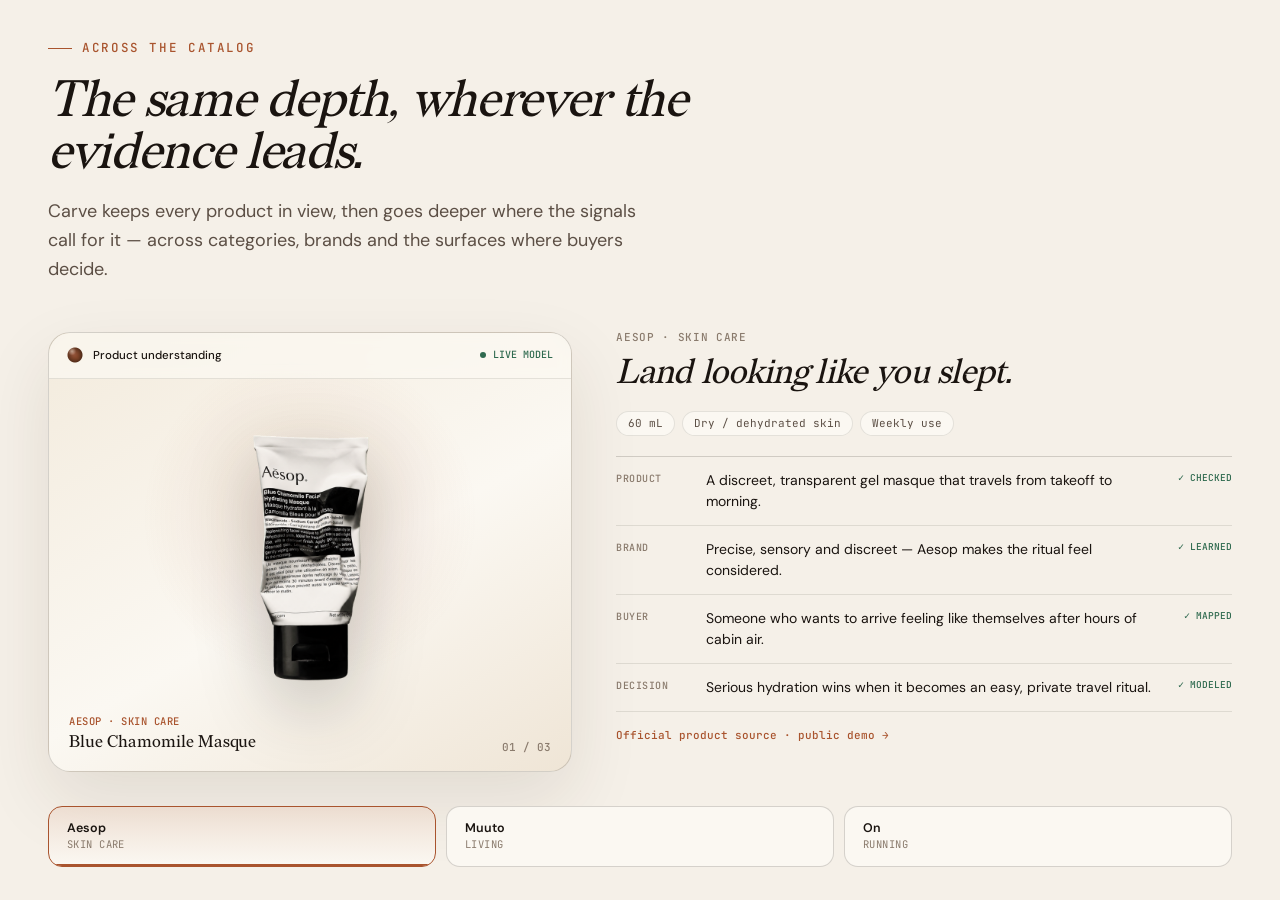
<file: carve-stories.html>
<!doctype html>
<html lang="en">
<head>
<meta charset="utf-8" />
<meta name="viewport" content="width=device-width, initial-scale=1">
<title>Product stories — Carve</title>
<link rel="preconnect" href="https://fonts.googleapis.com">
<link rel="preconnect" href="https://fonts.gstatic.com" crossorigin>
<link href="https://fonts.googleapis.com/css2?family=DM+Sans:wght@300;400;500;600&amp;family=JetBrains+Mono:wght@400;500&amp;display=swap" rel="stylesheet">
<style>
@font-face{font-family:'Redaction';src:url('assets/carve/fonts/redaction-regular.otf') format('opentype');font-weight:400;font-display:swap}
:root{--paper:#F5F0E8;--card:#FBF8F2;--card-2:#F1E9DB;--ink:#1A1410;--ink-2:#5C4F45;--ink-3:#8A7B6D;
  --terra:#A9542E;--terra-dk:#7E3D25;--terra-soft:#EAD8C6;--green:#2F6A4F;--green-soft:#E0EBE3;
  --line:rgba(26,20,16,.10);--line-2:rgba(26,20,16,.17);
  --serif:'Redaction',Georgia,serif;--sans:'DM Sans',sans-serif;--mono:'JetBrains Mono',monospace;}
*{box-sizing:border-box;margin:0}
html,body{width:100%;height:100%;overflow:hidden}
body{background:var(--paper);color:var(--ink);font-family:var(--sans);-webkit-font-smoothing:antialiased;
  display:flex;flex-direction:column;justify-content:center;padding:0 48px}
.shell{width:min(100%,1200px);margin:0 auto}

.head{max-width:820px}
.eyebrow{display:inline-flex;align-items:center;gap:10px;color:var(--terra);font:500 12.5px/1 var(--mono);letter-spacing:.13em;text-transform:uppercase}
.eyebrow::before{content:"";width:24px;height:1px;background:var(--terra)}
.head h2{margin:20px 0 0;font:400 italic clamp(36px,4vw,52px)/1.02 var(--serif);letter-spacing:-.026em}
.head .lede{margin:18px 0 0;max-width:600px;color:var(--ink-2);font-size:18px;line-height:1.6}

.showcase{display:grid;grid-template-columns:.92fr 1.08fr;gap:44px;align-items:stretch;margin-top:48px}

/* media */
.media{position:relative;min-height:440px;border:1px solid var(--line-2);border-radius:22px;overflow:hidden;
  background:radial-gradient(circle at 50% 42%,rgba(169,84,46,.13),transparent 46%),linear-gradient(150deg,#F3EBDD,#FBF8F2 55%,#EFE5D6);
  display:flex;align-items:center;justify-content:center;box-shadow:0 28px 70px rgba(60,35,15,.10)}
.media-bar{position:absolute;top:0;left:0;right:0;height:46px;display:flex;align-items:center;gap:10px;padding:0 18px;border-bottom:1px solid var(--line);background:rgba(251,248,242,.72);backdrop-filter:blur(6px);z-index:3}
.media-bar img{height:16px;width:16px;object-fit:contain}
.media-bar b{font-size:11.5px;font-weight:500}
.media-bar .live{margin-left:auto;color:var(--green);font:500 10px/1 var(--mono);text-transform:uppercase;display:inline-flex;align-items:center;gap:7px}
.media-bar .live::before{content:"";width:6px;height:6px;border-radius:50%;background:var(--green)}
.media-stage{position:relative;width:100%;height:100%;display:flex;align-items:center;justify-content:center;padding:60px 30px 40px}
#story-img{max-width:80%;max-height:290px;object-fit:contain;filter:drop-shadow(0 26px 34px rgba(28,22,18,.22));transition:opacity .5s ease,transform .6s cubic-bezier(.2,.75,.2,1)}
.media.swapping #story-img{opacity:0;transform:translateY(14px) scale(.98)}
.media-foot{position:absolute;left:20px;bottom:18px;z-index:3;max-width:60%}
.media-foot .brand{color:var(--terra);font:500 10.5px/1 var(--mono);letter-spacing:.05em;text-transform:uppercase}
.media-foot .name{margin-top:7px;font:400 17px/1.15 var(--serif)}
.media-count{position:absolute;right:20px;bottom:18px;z-index:3;color:var(--ink-3);font:500 11px/1 var(--mono)}

/* point of view */
.pov{display:flex;flex-direction:column;min-width:0}
.pov .brandcat{color:var(--ink-3);font:500 11px/1 var(--mono);letter-spacing:.06em;text-transform:uppercase}
.pov h3{margin:12px 0 0;font:400 italic clamp(26px,2.7vw,36px)/1.06 var(--serif);letter-spacing:-.02em;min-height:1.15em;transition:opacity .45s ease}
.pov .chips{display:flex;flex-wrap:wrap;gap:7px;margin:16px 0 20px}
.pov .chips{list-style:none;padding:0}
.pov .chips li{padding:6px 11px;border:1px solid var(--line);border-radius:999px;background:var(--card);color:var(--ink-2);font:400 11px/1 var(--mono)}
.model{border-top:1px solid var(--line-2)}
.model-row{display:grid;grid-template-columns:74px 1fr auto;gap:16px;align-items:start;padding:13px 0;border-bottom:1px solid var(--line);transition:opacity .45s ease}
.model-row .model-label{color:var(--ink-3);font:500 10px/1.4 var(--mono);letter-spacing:.05em;text-transform:uppercase;padding-top:2px}
.model-row .model-copy{color:var(--ink);font-size:14px;line-height:1.5;min-width:0}
.model-row .tag{color:var(--green);font:500 9.5px/1 var(--mono);text-transform:uppercase;white-space:nowrap;padding-top:3px;display:inline-flex;align-items:center;gap:6px}
.model-row .tag::before{content:"✓";font-size:10px}
.pov .source{margin-top:18px;color:var(--terra);font:500 11px/1 var(--mono);text-decoration:none;display:inline-flex;align-items:center;gap:7px}
.pov .source::after{content:"→"}
.pov .source:focus-visible,.tab:focus-visible{outline:2px solid var(--terra);outline-offset:3px}

/* tabs */
.tabs{display:flex;gap:10px;margin-top:34px}
.tab{flex:1;position:relative;padding:15px 18px 16px;border:1px solid var(--line-2);border-radius:14px;background:var(--card);color:inherit;cursor:pointer;text-align:left;overflow:hidden;transition:border-color .25s ease,background .25s ease}
.tab:hover{border-color:var(--ink-3)}
.tab.active{border-color:var(--terra);background:linear-gradient(180deg,rgba(234,209,193,.5),var(--card))}
.tab .t-brand{font:600 12.5px/1 var(--sans)}
.tab .t-cat{margin-top:5px;color:var(--ink-3);font:400 10.5px/1 var(--mono);text-transform:uppercase;letter-spacing:.04em}
.tab .t-prog{position:absolute;left:0;bottom:0;height:2px;width:0;background:var(--terra)}
.tab.active .t-prog{animation:prog 6s linear forwards}
@keyframes prog{from{width:0}to{width:100%}}

@media(max-width:920px){
  body{padding:56px 26px}
  .showcase{grid-template-columns:1fr;gap:26px}
  .media{min-height:340px}
  .model-row{grid-template-columns:64px 1fr;gap:10px}
  .model-row .tag{grid-column:2;padding-top:0}
  .tabs{flex-direction:column}
}
@media(max-width:560px){
  body{padding:46px 18px}
  .head h2{font-size:37px;line-height:1.06}
  .head .lede{margin-top:15px;font-size:16.5px;line-height:1.55}
  .showcase{margin-top:36px;gap:24px}
  .media{min-height:300px;border-radius:18px}
  .media-stage{padding:56px 20px 44px}
  #story-img{max-width:88%;max-height:205px}
  .media-foot{left:16px;bottom:15px;max-width:68%}
  .media-count{right:16px;bottom:15px}
  .pov h3{font-size:29px}
  .model-row{grid-template-columns:56px minmax(0,1fr);gap:9px;padding:12px 0}
  .model-row .model-copy{font-size:13.5px}
  .tabs{margin-top:28px;gap:8px}
}
@media(prefers-reduced-motion:reduce){
  #story-img,.pov h3,.model-row,.tab{transition:none!important}
  .tab .t-prog{animation:none!important;width:100%}
}
</style>
</head>
<body>
  <main class="shell" aria-labelledby="stories-title">
    <div class="head">
      <span class="eyebrow">Across the catalog</span>
      <h2 id="stories-title">The same depth, wherever the evidence leads.</h2>
      <p class="lede">Carve keeps every product in view, then goes deeper where the signals call for it — across categories, brands and the surfaces where buyers decide.</p>
    </div>

    <div class="showcase">
      <figure class="media" id="media" aria-labelledby="m-name">
        <div class="media-bar"><img src="assets/carve/orb-32.png" alt=""><b>Product understanding</b><span class="live">Live model</span></div>
        <div class="media-stage"><img id="story-img" src="assets/carve/aesop-blue-chamomile-cutout.png" alt="Blue Chamomile Masque product cutout"></div>
        <figcaption class="media-foot"><div class="brand" id="m-brand">Aesop · Skin care</div><div class="name" id="m-name">Blue Chamomile Masque</div></figcaption>
        <div class="media-count" id="m-count">01 / 03</div>
      </figure>

      <section class="pov" aria-label="Current product story">
        <div class="brandcat" id="p-brandcat">Aesop · Skin care</div>
        <h3 id="p-headline">Land looking like you slept.</h3>
        <ul class="chips" id="p-chips" aria-label="Product facts"></ul>
        <dl class="model" id="p-model"></dl>
        <a class="source" id="p-source" href="#" target="_blank" rel="noopener noreferrer">Official product source · public demo</a>
      </section>
    </div>

    <div class="tabs" id="tabs" role="group" aria-label="Choose a product story"></div>
  </main>

<script>
(function(){
  var STORIES=[
    { key:"aesop", img:"assets/carve/aesop-blue-chamomile-cutout.png", brandcat:"Aesop · Skin care", name:"Blue Chamomile Masque",
      headline:"Land looking like you slept.", chips:["60 mL","Dry / dehydrated skin","Weekly use"],
      source:"https://www.aesop.com/uk/p/skin/treat-masque/blue-chamomile-facial-hydrating-masque/",
      reads:[
        ["Product","A discreet, transparent gel masque that travels from takeoff to morning.","Checked"],
        ["Brand","Precise, sensory and discreet — Aesop makes the ritual feel considered.","Learned"],
        ["Buyer","Someone who wants to arrive feeling like themselves after hours of cabin air.","Mapped"],
        ["Decision","Serious hydration wins when it becomes an easy, private travel ritual.","Modeled"]
      ]},
    { key:"muuto", img:"assets/carve/muuto-outline-sofa-cognac-cutout-wide.png", brandcat:"Muuto · Living", name:"Outline Sofa 3-Seater",
      headline:"A quiet outline. A generous seat.", chips:["220 cm","Cognac leather","3-seater"],
      source:"https://www.muuto.com/product/Outline-Sofa-3-Seater-p9413/p9413/",
      reads:[
        ["Product","A 220 cm sofa: slim architectural exterior, deep 62 cm seat, cognac Refine Leather.","Checked"],
        ["Brand","Muuto reworks 1960s Scandinavian calm through proportion, not decoration.","Learned"],
        ["Buyer","Furnishing a considered room; wants serious lounging without a dominating sofa.","Mapped"],
        ["Decision","Deep comfort inside a visually light outline — the balance is the point.","Modeled"]
      ]},
    { key:"on", img:"assets/carve/on-cloudmonster-2.webp", brandcat:"On · Running", name:"Cloudmonster 2",
      headline:"Find your rhythm — and keep it.", chips:["300 g","6 mm drop","Road"],
      source:"https://www.on.com/en-se/products/cloudmonster-2-m-3me1012/mens/",
      reads:[
        ["Product","A 300 g road shoe: max CloudTec® cushioning, 6 mm drop, dual-density Helion™, Speedboard®.","Checked"],
        ["Brand","On makes the engineering visible and energetic — a ride with personality.","Learned"],
        ["Buyer","A runner with real miles who hates when a protective shoe feels flat.","Mapped"],
        ["Decision","Soft landings for the long run, with enough life to lift the pace.","Modeled"]
      ]}
  ];

  var media=document.getElementById("media"), img=document.getElementById("story-img");
  var mBrand=document.getElementById("m-brand"), mName=document.getElementById("m-name"), mCount=document.getElementById("m-count");
  var pBrandcat=document.getElementById("p-brandcat"), pHead=document.getElementById("p-headline"),
      pChips=document.getElementById("p-chips"), pModel=document.getElementById("p-model"), pSource=document.getElementById("p-source");
  var tabsEl=document.getElementById("tabs");
  var idx=0, timer=null;
  var reduceMotion=window.matchMedia&&window.matchMedia("(prefers-reduced-motion: reduce)").matches;

  STORIES.forEach(function(s,i){
    var parts=s.brandcat.split(" · ");
    var t=document.createElement("button"); t.type="button"; t.className="tab"+(i===0?" active":"");
    t.setAttribute("aria-label","Show "+parts[0]+" product story");
    t.setAttribute("aria-pressed",i===0?"true":"false");
    t.innerHTML='<div class="t-brand">'+parts[0]+'</div><div class="t-cat">'+parts[1]+'</div><span class="t-prog"></span>';
    t.addEventListener("click",function(){ go(i,true); });
    tabsEl.appendChild(t);
  });
  var tabs=[].slice.call(tabsEl.children);

  function pad(n){ return (n<10?"0":"")+n; }
  function render(s){
    mBrand.textContent=s.brandcat; mName.textContent=s.name;
    mCount.textContent=pad(idx+1)+" / "+pad(STORIES.length);
    pBrandcat.textContent=s.brandcat; pHead.textContent=s.headline;
    img.alt=s.name+" product cutout";
    pChips.innerHTML=s.chips.map(function(c){return "<li>"+c+"</li>";}).join("");
    pModel.innerHTML=s.reads.map(function(r){return '<div class="model-row"><dt class="model-label">'+r[0]+'</dt><dd class="model-copy">'+r[1]+'</dd><dd class="tag">'+r[2]+'</dd></div>';}).join("");
    pSource.href=s.source;
    pSource.setAttribute("aria-label","View the official product source for "+s.name);
  }
  function go(i,manual){
    idx=(i+STORIES.length)%STORIES.length;
    var s=STORIES[idx];
    if(reduceMotion){
      img.src=s.img; render(s);
    }else{
      media.classList.add("swapping"); pHead.style.opacity="0"; pModel.style.opacity="0";
      setTimeout(function(){
        img.src=s.img; render(s);
        media.classList.remove("swapping"); pHead.style.opacity="1"; pModel.style.opacity="1";
      },260);
    }
    tabs.forEach(function(t,j){
      t.classList.remove("active");
      t.setAttribute("aria-pressed",j===idx?"true":"false");
      if(!reduceMotion) void t.querySelector(".t-prog").offsetWidth;
      if(j===idx) t.classList.add("active");
    });
    if(manual) restart();
  }
  function restart(){
    clearInterval(timer);
    if(!reduceMotion) timer=setInterval(function(){ go(idx+1,false); },6000);
  }

  render(STORIES[0]); restart();
})();
</script>
<script>
/* Auto-height. These band pages are flex-centred at height:100%, so any measurement taken as-is
   just mirrors the frame — and growing the frame would grow the "content" in a feedback loop.
   Briefly release the height, measure the NATURAL content, restore, then report it up. */
(function(){
  var last=0;
  function report(){
    var de=document.documentElement, b=document.body;
    var dh=de.style.height, bh=b.style.height, ov=b.style.overflow;
    de.style.height="auto"; b.style.height="auto"; b.style.overflow="visible";
    var h=Math.ceil(b.scrollHeight)+110;
    de.style.height=dh; b.style.height=bh; b.style.overflow=ov;
    if(Math.abs(h-last)<4) return; last=h;
    parent.postMessage({carveHeight:h, carveSrc:location.pathname},"*");
  }
  addEventListener("load",report); addEventListener("resize",report);
  setTimeout(report,300); setTimeout(report,1000);
})();
</script>
</body>
</html>
</file>
<file: site.css>
@font-face {
  font-family: "Redaction";
  src: url("./assets/carve/fonts/redaction-regular.otf") format("opentype");
  font-style: normal;
  font-weight: 400;
  font-display: swap;
}

@font-face {
  font-family: "Switzer";
  src: url("./assets/fonts/6IN5WOLRCYP4G4MOCOHOMXNON6Q7MDAR.woff2") format("woff2");
  font-style: normal;
  font-weight: 400;
  font-display: swap;
}

@font-face {
  font-family: "Switzer";
  src: url("./assets/fonts/6XPIMU23OJVRY676OG5YVJMWEHWICATX.woff2") format("woff2");
  font-style: normal;
  font-weight: 500;
  font-display: swap;
}

@font-face {
  font-family: "Switzer";
  src: url("./assets/fonts/Y7SCNZJOT2MW5ADSGOFLDGH4TNL4JCQY.woff2") format("woff2");
  font-style: normal;
  font-weight: 700;
  font-display: swap;
}

:root {
  --paper: #f5f0e8;
  --paper-deep: #eee4d7;
  --paper-light: #fbf8f2;
  --card: #fffdf9;
  --ink: #1a1410;
  --ink-soft: #2d231d;
  --copy: #5d5047;
  --quiet: #8b7c70;
  --line: rgba(37, 26, 20, 0.12);
  --line-strong: rgba(37, 26, 20, 0.2);
  --terra: #9b5032;
  --terra-bright: #b86b45;
  --terra-dark: #6e321f;
  --terra-mist: #ead5c6;
  --terra-pale: #f2e4d8;
  --green: #39735a;
  --green-pale: #deebe3;
  --white: #fff;
  --serif: "Redaction", Georgia, "Times New Roman", serif;
  --sans: "Switzer", -apple-system, BlinkMacSystemFont, "Segoe UI", sans-serif;
  --shadow-sm: 0 10px 30px rgba(49, 31, 21, 0.07);
  --shadow-lg: 0 30px 90px rgba(49, 31, 21, 0.14);
  --radius-sm: 12px;
  --radius: 20px;
  --radius-lg: 28px;
  --shell: 1200px;
}

*,
*::before,
*::after {
  box-sizing: border-box;
}

html {
  scroll-behavior: smooth;
  background: var(--paper);
}

body {
  margin: 0;
  overflow-x: hidden;
  background: var(--paper);
  color: var(--ink);
  font-family: var(--sans);
  font-size: 16px;
  line-height: 1.5;
  -webkit-font-smoothing: antialiased;
  text-rendering: optimizeLegibility;
}

body::before {
  content: "";
  position: fixed;
  inset: 0;
  z-index: 100;
  opacity: 0.025;
  pointer-events: none;
  background-image: url("data:image/svg+xml,%3Csvg viewBox='0 0 180 180' xmlns='http://www.w3.org/2000/svg'%3E%3Cfilter id='n'%3E%3CfeTurbulence type='fractalNoise' baseFrequency='.82' numOctaves='4' stitchTiles='stitch'/%3E%3C/filter%3E%3Crect width='100%25' height='100%25' filter='url(%23n)' opacity='.7'/%3E%3C/svg%3E");
}

body.menu-open {
  overflow: hidden;
}

img,
svg {
  display: block;
  max-width: 100%;
}

button,
input {
  color: inherit;
  font: inherit;
}

button {
  cursor: pointer;
}

a {
  color: inherit;
  text-decoration: none;
}

h1,
h2,
h3,
p,
figure,
blockquote {
  margin: 0;
}

.skip-link {
  position: fixed;
  top: 8px;
  left: 8px;
  z-index: 1000;
  padding: 10px 14px;
  border-radius: 8px;
  background: var(--paper-light);
  color: var(--ink);
  font-size: 13px;
  transform: translateY(-150%);
  transition: transform 0.2s ease;
}

.skip-link:focus {
  transform: none;
}

.shell {
  width: min(calc(100% - 48px), var(--shell));
  margin-inline: auto;
}

.section {
  position: relative;
  padding: 120px 0;
}

.section-sm {
  padding: 88px 0;
}

.eyebrow {
  display: inline-flex;
  align-items: center;
  gap: 9px;
  color: var(--terra);
  font-size: 10px;
  font-weight: 500;
  letter-spacing: 0.09em;
  line-height: 1;
  text-transform: uppercase;
}

.eyebrow::before {
  width: 6px;
  height: 6px;
  border-radius: 50%;
  background: currentColor;
  content: "";
}

.section-heading {
  margin-top: 20px;
  font-family: var(--serif);
  font-size: clamp(46px, 5vw, 72px);
  font-weight: 400;
  letter-spacing: -0.045em;
  line-height: 0.98;
}

.section-copy {
  max-width: 680px;
  margin-top: 22px;
  color: var(--copy);
  font-size: clamp(16px, 1.5vw, 19px);
  line-height: 1.65;
}

.button {
  min-height: 48px;
  padding: 0 20px;
  display: inline-flex;
  align-items: center;
  justify-content: center;
  gap: 9px;
  border: 1px solid var(--line-strong);
  border-radius: 10px;
  background: rgba(255, 255, 255, 0.58);
  color: var(--ink);
  font-size: 13px;
  font-weight: 500;
  transition: transform 0.2s ease, background-color 0.2s ease, border-color 0.2s ease;
}

.button:hover {
  border-color: rgba(37, 26, 20, 0.34);
  background: var(--white);
  transform: translateY(-1px);
}

.button:active {
  transform: translateY(0) scale(0.985);
}

.button-primary {
  border-color: var(--terra);
  background: var(--terra);
  color: var(--white);
}

.button-primary:hover {
  border-color: var(--terra-dark);
  background: var(--terra-dark);
}

.button-dark {
  border-color: rgba(255, 255, 255, 0.16);
  background: var(--ink);
  color: var(--paper-light);
}

.button-dark:hover {
  border-color: rgba(255, 255, 255, 0.28);
  background: #2a211c;
}

.button-arrow::after {
  content: "↗";
  font-size: 14px;
  line-height: 1;
}

/* Shared navigation */
.site-nav {
  position: fixed;
  top: 16px;
  left: 50%;
  z-index: 90;
  width: min(calc(100% - 32px), 1200px);
  height: 62px;
  transform: translateX(-50%);
}

.nav-shell {
  position: relative;
  height: 100%;
  padding: 0 16px 0 20px;
  display: grid;
  grid-template-columns: 1fr auto 1fr;
  align-items: center;
  border: 1px solid rgba(255, 255, 255, 0.11);
  border-radius: 16px;
  background: rgba(20, 15, 12, 0.48);
  box-shadow: 0 10px 32px rgba(18, 12, 9, 0.12);
  backdrop-filter: blur(18px) saturate(125%);
  -webkit-backdrop-filter: blur(18px) saturate(125%);
  transition: background-color 0.28s ease, border-color 0.28s ease, box-shadow 0.28s ease;
}

.site-nav.is-scrolled .nav-shell,
.site-nav[data-tone="light"] .nav-shell {
  border-color: rgba(37, 26, 20, 0.08);
  background: rgba(251, 248, 242, 0.9);
  box-shadow: 0 10px 34px rgba(49, 31, 21, 0.09);
}

.nav-links,
.nav-actions {
  display: flex;
  align-items: center;
}

.nav-links {
  justify-content: flex-start;
  gap: 4px;
}

.nav-actions {
  grid-column: 3;
  justify-content: flex-end;
  gap: 10px;
}

.nav-link {
  padding: 9px 10px;
  border-radius: 8px;
  color: rgba(255, 255, 255, 0.72);
  font-size: 12px;
  line-height: 1;
  transition: color 0.2s ease, background-color 0.2s ease;
}

.nav-link:hover,
.nav-link[aria-current="page"] {
  background: rgba(255, 255, 255, 0.09);
  color: var(--white);
}

.site-nav.is-scrolled .nav-link,
.site-nav[data-tone="light"] .nav-link {
  color: var(--copy);
}

.site-nav.is-scrolled .nav-link:hover,
.site-nav.is-scrolled .nav-link[aria-current="page"],
.site-nav[data-tone="light"] .nav-link:hover,
.site-nav[data-tone="light"] .nav-link[aria-current="page"] {
  background: rgba(37, 26, 20, 0.06);
  color: var(--ink);
}

.nav-brand {
  position: absolute;
  top: 50%;
  left: 50%;
  width: 112px;
  transform: translate(-50%, -50%);
}

.nav-brand img {
  width: 112px;
  height: 24px;
  object-fit: contain;
}

.nav-cta {
  min-height: 36px;
  padding: 0 15px;
  border: 1px solid rgba(255, 255, 255, 0.15);
  border-radius: 8px;
  background: rgba(255, 255, 255, 0.07);
  color: var(--white);
  font-size: 11px;
  font-weight: 500;
  transition: background-color 0.2s ease, color 0.2s ease, transform 0.2s ease;
}

.nav-cta:hover {
  background: var(--white);
  color: var(--ink);
  transform: translateY(-1px);
}

.site-nav.is-scrolled .nav-cta,
.site-nav[data-tone="light"] .nav-cta {
  border-color: var(--terra);
  background: var(--terra);
  color: var(--white);
}

.nav-toggle {
  width: 38px;
  height: 38px;
  padding: 0;
  display: none;
  place-items: center;
  border: 1px solid rgba(255, 255, 255, 0.14);
  border-radius: 9px;
  background: rgba(255, 255, 255, 0.07);
}

.nav-toggle span,
.nav-toggle::before,
.nav-toggle::after {
  width: 15px;
  height: 1px;
  background: var(--white);
  content: "";
  transition: transform 0.2s ease, opacity 0.2s ease;
}

.nav-toggle {
  gap: 4px;
}

.site-nav.is-scrolled .nav-toggle,
.site-nav[data-tone="light"] .nav-toggle {
  border-color: var(--line);
  background: rgba(37, 26, 20, 0.04);
}

.site-nav.is-scrolled .nav-toggle span,
.site-nav.is-scrolled .nav-toggle::before,
.site-nav.is-scrolled .nav-toggle::after,
.site-nav[data-tone="light"] .nav-toggle span,
.site-nav[data-tone="light"] .nav-toggle::before,
.site-nav[data-tone="light"] .nav-toggle::after {
  background: var(--ink);
}

.nav-toggle[aria-expanded="true"] span {
  opacity: 0;
}

.nav-toggle[aria-expanded="true"]::before {
  transform: translateY(5px) rotate(45deg);
}

.nav-toggle[aria-expanded="true"]::after {
  transform: translateY(-5px) rotate(-45deg);
}

.nav-mobile {
  display: none;
}

/* Shared dark-to-warm hero */
.page-hero {
  position: relative;
  min-height: 760px;
  padding: 168px 0 110px;
  overflow: hidden;
  display: flex;
  align-items: center;
  background:
    radial-gradient(circle at 50% 68%, rgba(180, 88, 49, 0.82) 0, rgba(117, 54, 32, 0.43) 24%, transparent 56%),
    linear-gradient(180deg, #15100d 0%, #201510 50%, #7a3a26 100%);
  color: var(--paper-light);
}

.page-hero::before {
  position: absolute;
  inset: 0;
  opacity: 0.24;
  background-image:
    radial-gradient(circle, rgba(255, 255, 255, 0.55) 0 0.65px, transparent 0.8px),
    radial-gradient(circle, rgba(255, 255, 255, 0.28) 0 0.65px, transparent 0.8px);
  background-position: 0 0, 28px 38px;
  background-size: 68px 68px, 91px 91px;
  content: "";
  mask-image: linear-gradient(to bottom, #000, transparent 82%);
}

.page-hero::after {
  position: absolute;
  inset: auto 0 0;
  height: 160px;
  background: linear-gradient(to bottom, transparent, var(--paper));
  content: "";
}

.hero-content {
  position: relative;
  z-index: 2;
  max-width: 900px;
  margin-inline: auto;
  text-align: center;
}

.hero-content .eyebrow {
  color: #d9a080;
}

.hero-title {
  margin-top: 24px;
  font-family: var(--serif);
  font-size: clamp(60px, 7.1vw, 102px);
  font-weight: 400;
  letter-spacing: -0.055em;
  line-height: 0.92;
  text-wrap: balance;
}

.hero-lede {
  max-width: 760px;
  margin: 26px auto 0;
  color: rgba(251, 248, 242, 0.76);
  font-size: clamp(17px, 1.55vw, 20px);
  line-height: 1.62;
  text-wrap: balance;
}

.hero-actions {
  margin-top: 32px;
  display: flex;
  justify-content: center;
  gap: 11px;
}

.hero-actions .button:not(.button-primary) {
  border-color: rgba(255, 255, 255, 0.18);
  background: rgba(255, 255, 255, 0.08);
  color: var(--white);
}

.hero-actions .button:not(.button-primary):hover {
  background: rgba(255, 255, 255, 0.16);
}

.hero-proof {
  margin-top: 34px;
  display: flex;
  flex-wrap: wrap;
  justify-content: center;
  gap: 8px;
}

.hero-proof span {
  padding: 8px 11px;
  border: 1px solid rgba(255, 255, 255, 0.12);
  border-radius: 999px;
  background: rgba(255, 255, 255, 0.05);
  color: rgba(251, 248, 242, 0.7);
  font-size: 10px;
  letter-spacing: 0.035em;
}

/* Exact shared tinted-glass language */
.warm-flow {
  position: relative;
  background:
    linear-gradient(
      180deg,
      var(--paper) 0%,
      #f0e3d7 17%,
      #c98c6d 42%,
      #8a432d 58%,
      #d8aa8f 77%,
      var(--paper) 100%
    );
}

.warm-flow-light {
  background:
    linear-gradient(
      180deg,
      var(--paper) 0%,
      #f1e5da 20%,
      #ddb89f 50%,
      #f0e3d7 79%,
      var(--paper) 100%
    );
}

.tinted-glass {
  border: 1px solid rgba(255, 255, 255, 0.18);
  border-radius: var(--radius);
  background: rgba(255, 255, 255, 0.1);
  box-shadow: 0 24px 70px rgba(63, 33, 22, 0.12);
  backdrop-filter: blur(18px) saturate(130%);
  -webkit-backdrop-filter: blur(18px) saturate(130%);
}

.paper-card {
  border: 1px solid var(--line);
  border-radius: var(--radius);
  background: rgba(255, 253, 249, 0.92);
  box-shadow: var(--shadow-sm);
}

/* Pricing */
.pricing-intro {
  padding: 0 0 110px;
}

.pricing-grid {
  display: grid;
  grid-template-columns: repeat(4, minmax(0, 1fr));
  overflow: hidden;
  border: 1px solid var(--line-strong);
  border-radius: var(--radius);
  background: var(--card);
  box-shadow: var(--shadow-lg);
}

.price-card {
  position: relative;
  min-height: 590px;
  padding: 30px 26px 25px;
  display: flex;
  flex-direction: column;
  border-right: 1px solid var(--line);
}

.price-card:last-child {
  border-right: 0;
}

.price-card.featured {
  background: linear-gradient(180deg, rgba(224, 180, 151, 0.66), rgba(255, 253, 249, 0.92) 52%);
}

.price-card.featured::before {
  position: absolute;
  top: 0;
  right: 0;
  left: 0;
  height: 4px;
  background: var(--terra);
  content: "";
}

.price-card-head {
  min-height: 30px;
  display: flex;
  align-items: center;
  gap: 10px;
}

.price-name {
  font-size: 15px;
  font-weight: 500;
}

.price-badge {
  margin-left: auto;
  padding: 6px 8px;
  border-radius: 999px;
  background: var(--terra);
  color: var(--white);
  font-size: 8px;
  font-weight: 500;
  letter-spacing: 0.08em;
  line-height: 1;
  text-transform: uppercase;
}

.price-description {
  min-height: 92px;
  margin-top: 12px;
  color: var(--copy);
  font-size: 13px;
  line-height: 1.55;
}

.price-value {
  min-height: 68px;
  margin-top: 14px;
  display: flex;
  align-items: baseline;
  gap: 6px;
}

.price-value strong {
  font-family: var(--serif);
  font-size: 50px;
  font-weight: 400;
  letter-spacing: -0.045em;
  line-height: 1;
}

.price-value.custom strong {
  font-size: 42px;
}

.price-value span {
  color: var(--quiet);
  font-size: 11px;
}

.price-capacity {
  margin-top: 6px;
  padding: 15px 0;
  display: grid;
  grid-template-columns: 1fr auto;
  gap: 14px;
  border-block: 1px solid var(--line);
}

.price-capacity b {
  display: block;
  font-size: 13px;
  font-weight: 500;
}

.price-capacity span {
  display: block;
  margin-top: 3px;
  color: var(--quiet);
  font-size: 10px;
}

.price-features-title {
  margin-top: 20px;
  font-size: 11px;
  font-weight: 500;
}

.check-list {
  margin: 13px 0 24px;
  padding: 0;
  display: grid;
  gap: 10px;
  list-style: none;
}

.check-list li {
  display: flex;
  gap: 9px;
  color: var(--copy);
  font-size: 12px;
  line-height: 1.45;
}

.check-list li::before {
  flex: 0 0 auto;
  color: var(--green);
  content: "✓";
  font-size: 11px;
  font-weight: 700;
}

.price-card .button {
  width: 100%;
  margin-top: auto;
}

.billing-note {
  margin: 13px 2px 0;
  color: var(--quiet);
  font-size: 11px;
}

.guarantee {
  margin-top: 24px;
  padding: 24px;
  display: grid;
  grid-template-columns: 0.9fr 0.9fr 1.4fr;
  gap: 28px;
  align-items: center;
  border: 1px solid var(--line-strong);
  border-radius: 16px;
  background: rgba(255, 253, 249, 0.72);
}

.guarantee h2 {
  font-family: var(--serif);
  font-size: 32px;
  font-weight: 400;
  letter-spacing: -0.03em;
  line-height: 1;
}

.guarantee-measure,
.guarantee-copy {
  padding-left: 24px;
  border-left: 1px solid var(--line);
}

.guarantee-measure {
  display: flex;
  align-items: center;
  gap: 13px;
}

.guarantee-icons {
  display: flex;
}

.guarantee-icons span {
  width: 34px;
  height: 34px;
  display: grid;
  place-items: center;
  border: 1px solid var(--line);
  border-radius: 9px;
  background: var(--white);
}

.guarantee-icons span + span {
  margin-left: -6px;
}

.guarantee-icons img {
  width: 18px;
  height: 18px;
  object-fit: contain;
}

.guarantee small,
.guarantee strong {
  display: block;
}

.guarantee small {
  color: var(--quiet);
  font-size: 9px;
  font-weight: 500;
  letter-spacing: 0.07em;
  text-transform: uppercase;
}

.guarantee strong {
  margin-top: 5px;
  font-size: 12px;
  font-weight: 500;
}

.guarantee-copy p {
  margin-top: 5px;
  color: var(--copy);
  font-size: 12px;
  line-height: 1.55;
}

.guarantee-terms {
  margin-top: 8px;
  display: flex;
  flex-wrap: wrap;
  gap: 8px 14px;
  color: var(--terra-dark);
  font-size: 9px;
  font-weight: 500;
}

.engine-panel {
  margin-top: 52px;
  overflow: hidden;
  display: grid;
  grid-template-columns: 0.92fr 1.08fr;
  border: 1px solid rgba(255, 255, 255, 0.2);
  border-radius: var(--radius);
}

.engine-story {
  position: relative;
  min-height: 500px;
  padding: 42px;
  overflow: hidden;
  background: rgba(255, 255, 255, 0.12);
}

.engine-story h2 {
  max-width: 430px;
  font-family: var(--serif);
  font-size: clamp(44px, 4.3vw, 63px);
  font-weight: 400;
  letter-spacing: -0.045em;
  line-height: 0.96;
}

.engine-story p {
  position: relative;
  z-index: 2;
  max-width: 410px;
  margin-top: 18px;
  color: rgba(36, 24, 17, 0.72);
  font-size: 14px;
  line-height: 1.6;
}

.engine-products {
  position: absolute;
  right: 10px;
  bottom: -22px;
  width: 320px;
  height: 170px;
}

.engine-product {
  position: absolute;
  bottom: 0;
  width: 118px;
  height: 150px;
  display: grid;
  place-items: center;
  border: 1px solid rgba(37, 26, 20, 0.12);
  border-radius: 14px;
  background: rgba(255, 253, 249, 0.9);
  box-shadow: 0 15px 32px rgba(57, 33, 21, 0.14);
}

.engine-product img {
  width: 82%;
  height: 82%;
  object-fit: contain;
}

.engine-product:nth-child(1) {
  left: 0;
  transform: rotate(-7deg);
}

.engine-product:nth-child(2) {
  left: 98px;
  z-index: 2;
  transform: translateY(-14px);
}

.engine-product:nth-child(3) {
  left: 196px;
  transform: rotate(7deg);
}

.engine-includes {
  padding: 40px;
  background: rgba(255, 253, 249, 0.78);
}

.engine-label {
  color: var(--quiet);
  font-size: 9px;
  font-weight: 500;
  letter-spacing: 0.08em;
  text-transform: uppercase;
}

.include-grid {
  margin-top: 22px;
  display: grid;
  grid-template-columns: 1fr 1fr;
  border-top: 1px solid var(--line);
}

.include {
  min-height: 82px;
  padding: 17px 15px 16px 0;
  display: grid;
  grid-template-columns: 25px 1fr;
  gap: 10px;
  border-bottom: 1px solid var(--line);
}

.include:nth-child(odd) {
  border-right: 1px solid var(--line);
}

.include:nth-child(even) {
  padding-left: 17px;
}

.include-icon {
  width: 21px;
  height: 21px;
  display: grid;
  place-items: center;
  border-radius: 50%;
  background: var(--green-pale);
  color: var(--green);
  font-size: 10px;
  font-weight: 700;
}

.include b,
.include span {
  display: block;
}

.include b {
  font-size: 12px;
  font-weight: 500;
}

.include span {
  margin-top: 4px;
  color: var(--quiet);
  font-size: 11px;
  line-height: 1.45;
}

.compare-section {
  border-block: 1px solid var(--line);
  background: var(--paper-light);
}

.section-split {
  display: grid;
  grid-template-columns: 0.82fr 1.18fr;
  gap: 84px;
  align-items: end;
}

.section-split .section-copy {
  margin-top: 0;
}

.compare-scroll {
  margin-top: 46px;
  overflow-x: auto;
  border: 1px solid var(--line-strong);
  border-radius: 16px;
  background: var(--card);
  box-shadow: var(--shadow-sm);
}

.compare-table {
  width: 100%;
  min-width: 900px;
  border-collapse: collapse;
  table-layout: fixed;
}

.compare-table th,
.compare-table td {
  padding: 15px 17px;
  border-bottom: 1px solid var(--line);
  font-size: 12px;
  line-height: 1.4;
}

.compare-table tr:last-child th,
.compare-table tr:last-child td {
  border-bottom: 0;
}

.compare-table thead th {
  height: 94px;
  text-align: center;
}

.compare-table thead th:first-child {
  width: 30%;
  text-align: left;
}

.compare-table thead b,
.compare-table thead span {
  display: block;
}

.compare-table thead b {
  font-size: 13px;
  font-weight: 500;
}

.compare-table thead span {
  margin-top: 5px;
  color: var(--quiet);
  font-size: 10px;
}

.compare-table tbody th {
  color: var(--copy);
  font-weight: 400;
  text-align: left;
}

.compare-table tbody td {
  color: var(--copy);
  text-align: center;
}

.compare-table th:nth-child(3),
.compare-table td:nth-child(3) {
  background: rgba(155, 80, 50, 0.055);
}

.compare-table .group th {
  padding: 13px 17px;
  background: var(--paper-deep);
  color: var(--ink);
  font-size: 9px;
  font-weight: 500;
  letter-spacing: 0.06em;
  text-transform: uppercase;
}

.table-yes {
  width: 20px;
  height: 20px;
  margin: auto;
  display: grid;
  place-items: center;
  border-radius: 50%;
  background: var(--green-pale);
  color: var(--green);
  font-size: 10px;
  font-weight: 700;
}

.table-no {
  color: #b4aaa2;
}

/* How it works */
.moments {
  position: relative;
  z-index: 3;
  margin-top: -96px;
  padding-bottom: 115px;
}

.moment-grid {
  display: grid;
  grid-template-columns: repeat(5, minmax(0, 1fr));
  overflow: hidden;
  border: 1px solid var(--line-strong);
  border-radius: var(--radius);
  background: rgba(255, 253, 249, 0.94);
  box-shadow: var(--shadow-lg);
}

.moment-card {
  min-height: 250px;
  padding: 22px 20px;
  display: flex;
  flex-direction: column;
  border-right: 1px solid var(--line);
  transition: background-color 0.2s ease;
}

.moment-card:last-child {
  border-right: 0;
}

.moment-card:hover {
  background: var(--terra-pale);
}

.moment-meta {
  display: flex;
  justify-content: space-between;
  color: var(--quiet);
  font-size: 9px;
  font-weight: 500;
  letter-spacing: 0.05em;
  text-transform: uppercase;
}

.moment-visual {
  height: 88px;
  margin-top: 20px;
  display: grid;
  place-items: center;
}

.moment-card h2 {
  margin-top: auto;
  font-size: 13px;
  font-weight: 500;
}

.moment-card p {
  margin-top: 6px;
  color: var(--quiet);
  font-size: 11px;
  line-height: 1.45;
}

.connector-orbits {
  position: relative;
  width: 112px;
  height: 78px;
}

.connector-orbits::before,
.connector-orbits::after {
  position: absolute;
  inset: 5px 22px;
  border: 1px solid var(--line);
  border-radius: 50%;
  content: "";
}

.connector-orbits::after {
  inset: 18px 35px;
}

.connector-orbits img {
  position: absolute;
  width: 27px;
  height: 27px;
  padding: 5px;
  border: 1px solid var(--line);
  border-radius: 8px;
  background: var(--white);
  object-fit: contain;
}

.connector-orbits img:nth-child(1) {
  top: 0;
  left: 43px;
}

.connector-orbits img:nth-child(2) {
  bottom: 2px;
  left: 2px;
}

.connector-orbits img:nth-child(3) {
  right: 2px;
  bottom: 2px;
}

.mini-note {
  width: 130px;
  padding: 12px;
  border: 1px solid var(--line);
  border-radius: 9px;
  background: var(--paper-light);
  box-shadow: 0 8px 20px rgba(49, 31, 21, 0.06);
}

.mini-note i,
.mini-note b {
  display: block;
}

.mini-note i {
  width: 62%;
  height: 4px;
  border-radius: 3px;
  background: var(--terra-mist);
}

.mini-note b {
  width: 84%;
  height: 4px;
  margin-top: 7px;
  border-radius: 3px;
  background: var(--line-strong);
}

.mini-product {
  position: relative;
  width: 118px;
  height: 88px;
}

.mini-product img {
  width: 72px;
  height: 86px;
  margin: auto;
  object-fit: contain;
}

.mini-product::after {
  position: absolute;
  top: 25px;
  right: 0;
  width: 42px;
  height: 28px;
  border: 1px solid rgba(255, 255, 255, 0.14);
  border-radius: 6px;
  background: var(--ink-soft);
  box-shadow: -58px 14px 0 -8px var(--terra-mist);
  content: "";
}

.mini-review {
  width: 132px;
  padding: 10px;
  display: grid;
  grid-template-columns: 1fr 1fr;
  gap: 6px;
  border: 1px solid var(--line);
  border-radius: 9px;
  background: var(--white);
}

.mini-review span {
  height: 45px;
  border-radius: 5px;
  background: var(--paper-deep);
}

.mini-review span:last-child {
  background: var(--terra-pale);
}

.mini-chart {
  width: 132px;
  height: 68px;
  padding: 9px;
  border-radius: 9px;
  background: var(--ink);
}

.mini-chart svg {
  width: 100%;
  height: 100%;
}

.journey {
  padding: 120px 0 135px;
  background: var(--paper);
}

.journey-layout {
  display: grid;
  grid-template-columns: 260px minmax(0, 1fr);
  gap: 80px;
  align-items: start;
}

.journey-rail {
  position: sticky;
  top: 112px;
  padding: 24px;
  border: 1px solid var(--line);
  border-radius: 16px;
  background: rgba(251, 248, 242, 0.82);
  backdrop-filter: blur(15px);
  -webkit-backdrop-filter: blur(15px);
}

.journey-rail-title {
  color: var(--quiet);
  font-size: 9px;
  font-weight: 500;
  letter-spacing: 0.08em;
  text-transform: uppercase;
}

.journey-links {
  position: relative;
  margin-top: 20px;
  display: grid;
  gap: 4px;
}

.journey-links::before,
.journey-links::after {
  position: absolute;
  top: 18px;
  bottom: 18px;
  left: 9px;
  width: 1px;
  content: "";
}

.journey-links::before {
  background: var(--line-strong);
}

.journey-links::after {
  height: var(--journey-progress, 0%);
  bottom: auto;
  background: var(--terra);
  transition: height 0.35s ease;
}

.journey-link {
  position: relative;
  z-index: 2;
  min-height: 50px;
  padding: 7px 0 7px 29px;
  color: var(--quiet);
  font-size: 11px;
  transition: color 0.2s ease;
}

.journey-link::before {
  position: absolute;
  top: 14px;
  left: 4px;
  width: 11px;
  height: 11px;
  border: 2px solid var(--paper-light);
  border-radius: 50%;
  background: #c9bdb3;
  box-shadow: 0 0 0 1px var(--line-strong);
  content: "";
  transition: background-color 0.2s ease, transform 0.2s ease;
}

.journey-link.active,
.journey-link.done {
  color: var(--ink);
}

.journey-link.active::before,
.journey-link.done::before {
  background: var(--terra);
}

.journey-link.active::before {
  transform: scale(1.22);
}

.journey-link span,
.journey-link b {
  display: block;
}

.journey-link span {
  color: var(--terra);
  font-size: 8px;
  font-weight: 500;
  letter-spacing: 0.06em;
  text-transform: uppercase;
}

.journey-link b {
  margin-top: 3px;
  font-weight: 500;
}

.journey-stages {
  display: grid;
  gap: 140px;
}

.journey-stage {
  scroll-margin-top: 110px;
}

.stage-header {
  display: grid;
  grid-template-columns: 110px minmax(0, 1fr);
  gap: 28px;
  align-items: start;
}

.stage-time {
  padding-top: 7px;
  color: var(--terra);
  font-size: 9px;
  font-weight: 500;
  letter-spacing: 0.08em;
  text-transform: uppercase;
}

.stage-title h2 {
  max-width: 720px;
  font-family: var(--serif);
  font-size: clamp(42px, 4.4vw, 64px);
  font-weight: 400;
  letter-spacing: -0.045em;
  line-height: 0.98;
}

.stage-title p {
  max-width: 720px;
  margin-top: 18px;
  color: var(--copy);
  font-size: 16px;
  line-height: 1.64;
}

.stage-display {
  margin-top: 38px;
  overflow: hidden;
  border: 1px solid var(--line-strong);
  border-radius: var(--radius);
  background: var(--card);
  box-shadow: var(--shadow-lg);
}

.app-bar {
  min-height: 54px;
  padding: 0 18px;
  display: grid;
  grid-template-columns: auto 1fr auto;
  gap: 14px;
  align-items: center;
  border-bottom: 1px solid var(--line);
  background: rgba(255, 253, 249, 0.92);
}

.app-bar img {
  width: 88px;
  height: 19px;
  object-fit: contain;
}

.app-crumb {
  color: var(--quiet);
  font-size: 10px;
}

.app-status {
  display: inline-flex;
  align-items: center;
  gap: 6px;
  color: var(--green);
  font-size: 9px;
  font-weight: 500;
  letter-spacing: 0.04em;
  text-transform: uppercase;
}

.app-status::before {
  width: 5px;
  height: 5px;
  border-radius: 50%;
  background: var(--green);
  content: "";
}

.app-bar-dark {
  border-bottom-color: rgba(255, 255, 255, 0.1);
  background: #201814;
}

.app-bar-dark .app-crumb {
  color: rgba(245, 240, 232, 0.48);
}

.app-bar-dark .app-status {
  color: #8dc8a6;
}

.app-bar-dark .app-status::before {
  background: #8dc8a6;
}

.connect-display {
  min-height: 500px;
  padding: 24px;
  display: grid;
  grid-template-columns: 0.88fr 1.12fr;
  gap: 18px;
  background: var(--paper-light);
}

.source-panel,
.overview-panel,
.understand-panel,
.review-panel,
.learning-panel {
  border: 1px solid var(--line);
  border-radius: 14px;
  background: var(--card);
}

.source-panel,
.overview-panel {
  padding: 24px;
}

.panel-kicker {
  color: var(--quiet);
  font-size: 9px;
  font-weight: 500;
  letter-spacing: 0.06em;
  text-transform: uppercase;
}

.source-panel h3,
.overview-panel h3,
.understand-panel h3,
.review-panel h3,
.learning-panel h3 {
  margin-top: 8px;
  font-family: var(--serif);
  font-size: 27px;
  font-weight: 400;
  letter-spacing: -0.025em;
  line-height: 1.05;
}

.source-panel > p,
.overview-panel > p {
  margin-top: 8px;
  color: var(--copy);
  font-size: 12px;
  line-height: 1.5;
}

.source-list {
  margin-top: 22px;
  display: grid;
  gap: 9px;
}

.source-row {
  padding: 12px;
  display: grid;
  grid-template-columns: 34px 1fr auto;
  gap: 11px;
  align-items: center;
  border: 1px solid var(--line);
  border-radius: 9px;
  background: var(--paper-light);
}

.source-row img {
  width: 30px;
  height: 30px;
  padding: 5px;
  border: 1px solid var(--line);
  border-radius: 8px;
  background: var(--white);
  object-fit: contain;
}

.source-row b,
.source-row span {
  display: block;
}

.source-row b {
  font-size: 11px;
  font-weight: 500;
}

.source-row span {
  margin-top: 2px;
  color: var(--quiet);
  font-size: 9px;
}

.source-row i {
  width: 18px;
  height: 18px;
  display: grid;
  place-items: center;
  border-radius: 50%;
  background: var(--green-pale);
  color: var(--green);
  font-size: 9px;
  font-style: normal;
}

.source-note {
  margin-top: 14px;
  padding: 13px;
  border-radius: 9px;
  background: var(--ink);
  color: rgba(255, 255, 255, 0.72);
  font-size: 10px;
  line-height: 1.45;
}

.overview-quote {
  margin-top: 20px;
  padding: 16px;
  border: 1px solid var(--line);
  border-radius: 10px;
  background: var(--paper-light);
  color: var(--copy);
  font-size: 12px;
  line-height: 1.55;
}

.overview-stats {
  margin-top: 16px;
  display: grid;
  grid-template-columns: 1fr 1fr;
  gap: 8px;
}

.overview-stat {
  padding: 13px;
  border: 1px solid var(--line);
  border-radius: 9px;
}

.overview-stat span,
.overview-stat b,
.overview-stat i {
  display: block;
}

.overview-stat span {
  color: var(--quiet);
  font-size: 8px;
  text-transform: uppercase;
}

.overview-stat b {
  margin-top: 5px;
  font-size: 18px;
  font-weight: 500;
}

.overview-stat i {
  margin-top: 2px;
  color: var(--green);
  font-size: 9px;
  font-style: normal;
}

.understand-display {
  padding: 26px;
  background: var(--paper-light);
}

.understand-panel {
  padding: 28px;
}

.understanding-grid {
  margin-top: 22px;
  display: grid;
  grid-template-columns: 1fr 1fr;
  gap: 10px;
}

.understanding-card {
  min-height: 128px;
  padding: 16px;
  border: 1px solid var(--line);
  border-radius: 10px;
  background: var(--paper-light);
}

.understanding-card span,
.understanding-card b,
.understanding-card p {
  display: block;
}

.understanding-card span {
  color: var(--terra);
  font-size: 8px;
  font-weight: 500;
  letter-spacing: 0.06em;
  text-transform: uppercase;
}

.understanding-card b {
  margin-top: 8px;
  font-size: 12px;
  font-weight: 500;
}

.understanding-card p {
  margin-top: 6px;
  color: var(--copy);
  font-size: 10px;
  line-height: 1.48;
}

.scope-strip {
  margin-top: 12px;
  padding: 14px 16px;
  display: flex;
  flex-wrap: wrap;
  gap: 8px;
  border: 1px solid var(--line);
  border-radius: 10px;
  background: var(--terra-pale);
}

.scope-strip span {
  padding: 6px 8px;
  border: 1px solid rgba(110, 50, 31, 0.13);
  border-radius: 999px;
  background: rgba(255, 255, 255, 0.55);
  color: var(--terra-dark);
  font-size: 9px;
}

.opportunity-display {
  background: var(--paper-light);
}

.opportunity-grid {
  padding: 24px;
  display: grid;
  grid-template-columns: repeat(3, minmax(0, 1fr));
  gap: 14px;
}

.opportunity-card {
  position: relative;
  min-height: 365px;
  padding: 25px 22px 22px;
  overflow: hidden;
  display: flex;
  flex-direction: column;
  border: 1px solid var(--line);
  border-radius: 14px;
  background:
    radial-gradient(circle at 80% 8%, rgba(204, 142, 107, 0.24), transparent 34%),
    var(--card);
}

.opportunity-card:nth-child(2) {
  background:
    radial-gradient(circle at 80% 8%, rgba(155, 80, 50, 0.24), transparent 34%),
    var(--card);
}

.opportunity-card:nth-child(3) {
  background:
    radial-gradient(circle at 80% 8%, rgba(95, 123, 96, 0.2), transparent 34%),
    var(--card);
}

.opportunity-index {
  position: absolute;
  top: 18px;
  right: 18px;
  color: rgba(37, 26, 20, 0.22);
  font-family: var(--serif);
  font-size: 42px;
  line-height: 1;
}

.opportunity-card h3 {
  max-width: 270px;
  margin-top: 26px;
  font-family: var(--serif);
  font-size: 32px;
  font-weight: 400;
  letter-spacing: -0.035em;
  line-height: 1.02;
}

.opportunity-card > p:not(.panel-kicker) {
  margin-top: 13px;
  color: var(--copy);
  font-size: 12px;
  line-height: 1.55;
}

.opportunity-signal {
  margin-top: auto;
  padding-top: 20px;
  border-top: 1px solid var(--line);
}

.opportunity-signal span,
.opportunity-signal b,
.opportunity-signal i {
  display: block;
}

.opportunity-signal span {
  color: var(--quiet);
  font-size: 9px;
}

.opportunity-signal b {
  margin-top: 7px;
  font-size: 27px;
  font-weight: 500;
  letter-spacing: -0.03em;
}

.opportunity-signal i {
  margin-top: 3px;
  color: var(--terra);
  font-size: 9px;
  font-style: normal;
}

.interface-note {
  padding: 0 24px 22px;
  color: var(--quiet);
  font-size: 9px;
}

.work-display {
  min-height: 590px;
  display: grid;
  grid-template-columns: 0.9fr 1.1fr;
  background: var(--paper-light);
}

.work-product {
  position: relative;
  min-height: 590px;
  overflow: hidden;
  display: grid;
  place-items: center;
  background:
    radial-gradient(circle at 50% 50%, rgba(188, 104, 65, 0.2), transparent 44%),
    var(--paper-deep);
}

.work-product::before,
.work-product::after {
  position: absolute;
  width: 400px;
  height: 400px;
  border: 1px solid rgba(155, 80, 50, 0.16);
  border-radius: 50%;
  content: "";
}

.work-product::after {
  width: 280px;
  height: 280px;
}

.work-product > img {
  position: relative;
  z-index: 2;
  width: min(54%, 290px);
  height: 420px;
  object-fit: contain;
}

.product-chip {
  position: absolute;
  z-index: 3;
  max-width: 165px;
  padding: 10px 11px;
  border: 1px solid rgba(255, 255, 255, 0.18);
  border-radius: 9px;
  background: rgba(255, 253, 249, 0.78);
  box-shadow: var(--shadow-sm);
  backdrop-filter: blur(10px);
  -webkit-backdrop-filter: blur(10px);
}

.product-chip b,
.product-chip span {
  display: block;
}

.product-chip b {
  font-size: 10px;
  font-weight: 500;
}

.product-chip span {
  margin-top: 2px;
  color: var(--quiet);
  font-size: 8px;
}

.product-chip.c1 {
  top: 92px;
  left: 26px;
}

.product-chip.c2 {
  top: 238px;
  right: 24px;
}

.product-chip.c3 {
  bottom: 74px;
  left: 42px;
}

.work-reasoning {
  padding: 40px;
  background: var(--ink);
  color: var(--paper-light);
}

.work-reasoning h3 {
  max-width: 450px;
  font-family: var(--serif);
  font-size: 34px;
  font-weight: 400;
  letter-spacing: -0.03em;
  line-height: 1.03;
}

.work-reasoning > p {
  margin-top: 13px;
  color: rgba(245, 240, 232, 0.62);
  font-size: 12px;
  line-height: 1.55;
}

.reason-list {
  margin-top: 30px;
  display: grid;
}

.reason-row {
  min-height: 78px;
  padding: 15px 0;
  display: grid;
  grid-template-columns: 31px 1fr auto;
  gap: 12px;
  align-items: center;
  border-top: 1px solid rgba(255, 255, 255, 0.1);
}

.reason-row:last-child {
  border-bottom: 1px solid rgba(255, 255, 255, 0.1);
}

.reason-row > span:first-child {
  width: 25px;
  height: 25px;
  display: grid;
  place-items: center;
  border: 1px solid rgba(255, 255, 255, 0.16);
  border-radius: 50%;
  color: rgba(255, 255, 255, 0.6);
  font-size: 9px;
}

.reason-row b,
.reason-row small {
  display: block;
}

.reason-row b {
  font-size: 11px;
  font-weight: 500;
}

.reason-row small {
  margin-top: 4px;
  color: rgba(245, 240, 232, 0.5);
  font-size: 9px;
  line-height: 1.4;
}

.reason-row > i {
  color: #8dc8a6;
  font-size: 11px;
  font-style: normal;
}

.review-display {
  padding: 24px;
  background: var(--paper-light);
}

.review-panel {
  overflow: hidden;
}

.review-product-row {
  padding: 18px;
  display: grid;
  grid-template-columns: 58px 1fr auto;
  gap: 14px;
  align-items: center;
  border-bottom: 1px solid var(--line);
}

.review-thumb {
  width: 58px;
  height: 58px;
  display: grid;
  place-items: center;
  border-radius: 9px;
  background: var(--paper-deep);
}

.review-thumb img {
  width: 42px;
  height: 50px;
  object-fit: contain;
}

.review-product-row h3 {
  margin: 0;
  font-family: var(--sans);
  font-size: 13px;
  font-weight: 500;
}

.review-product-row p {
  margin-top: 4px;
  color: var(--quiet);
  font-size: 10px;
}

.mode-pill {
  padding: 4px;
  display: flex;
  gap: 3px;
  border: 1px solid var(--line);
  border-radius: 8px;
  background: var(--paper);
}

.mode-pill span {
  padding: 7px 9px;
  border-radius: 5px;
  color: var(--quiet);
  font-size: 9px;
}

.mode-pill span:first-child {
  background: var(--ink);
  color: var(--white);
}

.field-head {
  min-height: 42px;
  padding: 0 18px;
  display: grid;
  grid-template-columns: 0.65fr 1fr 1fr;
  gap: 14px;
  align-items: center;
  border-bottom: 1px solid var(--line);
  background: var(--paper-deep);
  color: var(--quiet);
  font-size: 9px;
  font-weight: 500;
  letter-spacing: 0.05em;
  text-transform: uppercase;
}

.field-row {
  min-height: 116px;
  padding: 16px 18px;
  display: grid;
  grid-template-columns: 0.65fr 1fr 1fr;
  gap: 14px;
  align-items: start;
  border-bottom: 1px solid var(--line);
}

.field-row:last-child {
  border-bottom: 0;
}

.field-row b {
  font-size: 11px;
  font-weight: 500;
}

.field-copy {
  padding: 12px;
  border: 1px solid var(--line);
  border-radius: 8px;
  color: var(--copy);
  font-size: 10px;
  line-height: 1.48;
}

.field-copy.proposed {
  border-color: rgba(155, 80, 50, 0.2);
  background: var(--terra-pale);
  color: var(--ink-soft);
}

.learning-display {
  padding: 0;
  background: var(--ink);
  color: var(--paper-light);
}

.learning-panel {
  border: 0;
  border-radius: 0;
  background: var(--ink);
}

.learning-summary {
  padding: 28px;
  display: grid;
  grid-template-columns: repeat(4, 1fr);
  border-bottom: 1px solid rgba(255, 255, 255, 0.1);
}

.learning-stat {
  padding: 0 22px;
  border-right: 1px solid rgba(255, 255, 255, 0.1);
}

.learning-stat:first-child {
  padding-left: 0;
}

.learning-stat:last-child {
  border-right: 0;
}

.learning-stat span,
.learning-stat b,
.learning-stat i {
  display: block;
}

.learning-stat span {
  color: rgba(245, 240, 232, 0.47);
  font-size: 9px;
}

.learning-stat b {
  margin-top: 8px;
  font-size: 22px;
  font-weight: 500;
}

.learning-stat i {
  margin-top: 4px;
  color: #8dc8a6;
  font-size: 9px;
  font-style: normal;
}

.learning-chart {
  min-height: 290px;
  padding: 30px;
}

.learning-chart-head {
  display: flex;
  justify-content: space-between;
  color: rgba(245, 240, 232, 0.5);
  font-size: 10px;
}

.learning-chart svg {
  width: 100%;
  height: 205px;
  margin-top: 18px;
  overflow: visible;
}

.control-grid {
  margin-top: 48px;
  display: grid;
  grid-template-columns: repeat(4, minmax(0, 1fr));
  overflow: hidden;
  border: 1px solid rgba(255, 255, 255, 0.2);
  border-radius: var(--radius);
  background: rgba(255, 255, 255, 0.1);
  box-shadow: 0 24px 70px rgba(63, 33, 22, 0.1);
  backdrop-filter: blur(18px) saturate(130%);
  -webkit-backdrop-filter: blur(18px) saturate(130%);
}

.control-card {
  min-height: 260px;
  padding: 26px 23px;
  border-right: 1px solid rgba(255, 255, 255, 0.18);
}

.control-card:last-child {
  border-right: 0;
}

.control-card > span {
  color: rgba(37, 26, 20, 0.28);
  font-family: var(--serif);
  font-size: 38px;
  line-height: 1;
}

.control-card h3 {
  margin-top: 74px;
  font-size: 14px;
  font-weight: 500;
}

.control-card p {
  margin-top: 9px;
  color: rgba(45, 35, 29, 0.7);
  font-size: 12px;
  line-height: 1.55;
}

.evidence-section {
  border-block: 1px solid var(--line);
  background: var(--paper-light);
}

.evidence-grid {
  margin-top: 48px;
  display: grid;
  grid-template-columns: repeat(3, minmax(0, 1fr));
  overflow: hidden;
  border: 1px solid var(--line-strong);
  border-radius: var(--radius);
  background: var(--card);
  box-shadow: var(--shadow-sm);
}

.evidence-card {
  min-height: 330px;
  padding: 30px 27px;
  display: flex;
  flex-direction: column;
  border-right: 1px solid var(--line);
}

.evidence-card:last-child {
  border-right: 0;
}

.evidence-rank {
  width: 34px;
  height: 34px;
  display: grid;
  place-items: center;
  border: 1px solid var(--line);
  border-radius: 50%;
  color: var(--terra);
  font-size: 9px;
  font-weight: 500;
}

.evidence-card h3 {
  margin-top: 66px;
  font-family: var(--serif);
  font-size: 36px;
  font-weight: 400;
  letter-spacing: -0.035em;
  line-height: 1;
}

.evidence-card p {
  margin-top: 14px;
  color: var(--copy);
  font-size: 13px;
  line-height: 1.58;
}

.evidence-card small {
  margin-top: auto;
  padding-top: 22px;
  color: var(--terra);
  font-size: 9px;
  font-weight: 500;
  letter-spacing: 0.04em;
  text-transform: uppercase;
}

/* Insights */
.insights-hero .hero-content {
  max-width: 840px;
}

.insights-hero .hero-title {
  max-width: 780px;
  margin-inline: auto;
}

.insights-list {
  padding: 0 0 130px;
}

.featured-article {
  position: relative;
  margin-top: -125px;
  overflow: hidden;
  display: grid;
  grid-template-columns: 0.95fr 1.05fr;
  border: 1px solid var(--line-strong);
  border-radius: var(--radius-lg);
  background: var(--card);
  box-shadow: var(--shadow-lg);
}

.article-art {
  position: relative;
  min-height: 490px;
  overflow: hidden;
  background:
    radial-gradient(circle at 50% 50%, rgba(231, 185, 154, 0.52), transparent 44%),
    linear-gradient(145deg, var(--paper-deep), #d2a488);
}

.semantic-orbit {
  position: absolute;
  inset: 50% auto auto 50%;
  width: 340px;
  height: 340px;
  transform: translate(-50%, -50%);
}

.semantic-orbit::before,
.semantic-orbit::after {
  position: absolute;
  inset: 25px;
  border: 1px solid rgba(78, 42, 26, 0.2);
  border-radius: 50%;
  content: "";
}

.semantic-orbit::after {
  inset: 92px;
}

.orbit-core {
  position: absolute;
  top: 50%;
  left: 50%;
  width: 86px;
  height: 86px;
  display: grid;
  place-items: center;
  border: 1px solid rgba(255, 255, 255, 0.4);
  border-radius: 50%;
  background: rgba(255, 253, 249, 0.66);
  box-shadow: 0 18px 55px rgba(77, 38, 22, 0.14);
  transform: translate(-50%, -50%);
  backdrop-filter: blur(12px);
  -webkit-backdrop-filter: blur(12px);
}

.orbit-core img {
  width: 42px;
  height: 42px;
}

.orbit-node {
  position: absolute;
  min-width: 62px;
  padding: 9px 10px;
  border: 1px solid rgba(255, 255, 255, 0.38);
  border-radius: 9px;
  background: rgba(255, 253, 249, 0.55);
  color: var(--ink-soft);
  font-size: 9px;
  font-weight: 500;
  text-align: center;
  box-shadow: 0 10px 25px rgba(77, 38, 22, 0.08);
  backdrop-filter: blur(10px);
  -webkit-backdrop-filter: blur(10px);
}

.orbit-node.n1 {
  top: 6px;
  left: 138px;
}

.orbit-node.n2 {
  top: 132px;
  right: -1px;
}

.orbit-node.n3 {
  right: 43px;
  bottom: 16px;
}

.orbit-node.n4 {
  bottom: 18px;
  left: 40px;
}

.orbit-node.n5 {
  top: 132px;
  left: -2px;
}

.article-content {
  padding: 54px;
  display: flex;
  flex-direction: column;
}

.article-category {
  color: var(--terra);
  font-size: 9px;
  font-weight: 500;
  letter-spacing: 0.08em;
  text-transform: uppercase;
}

.article-content h2 {
  margin-top: 18px;
  font-family: var(--serif);
  font-size: clamp(48px, 5vw, 68px);
  font-weight: 400;
  letter-spacing: -0.045em;
  line-height: 0.98;
}

.article-content > p {
  margin-top: 20px;
  color: var(--copy);
  font-size: 16px;
  line-height: 1.65;
}

.article-meta {
  margin-top: auto;
  padding-top: 28px;
  display: flex;
  flex-wrap: wrap;
  gap: 7px 15px;
  color: var(--quiet);
  font-size: 11px;
}

.article-meta span + span::before {
  margin-right: 15px;
  color: var(--line-strong);
  content: "•";
}

.article-read {
  margin-top: 24px;
  display: inline-flex;
  align-items: center;
  gap: 8px;
  color: var(--terra);
  font-size: 12px;
  font-weight: 500;
}

.article-read::after {
  content: "→";
  transition: transform 0.2s ease;
}

.featured-article:hover .article-read::after,
.article-card:hover .article-read::after {
  transform: translateX(3px);
}

.article-grid {
  margin-top: 28px;
  display: grid;
  grid-template-columns: 1fr 1fr;
  gap: 28px;
}

.article-card {
  overflow: hidden;
  display: grid;
  grid-template-columns: 0.72fr 1.28fr;
  border: 1px solid var(--line);
  border-radius: var(--radius);
  background: var(--card);
  box-shadow: var(--shadow-sm);
  transition: transform 0.25s ease, box-shadow 0.25s ease;
}

.article-card:hover {
  box-shadow: var(--shadow-lg);
  transform: translateY(-3px);
}

.article-card-art {
  position: relative;
  min-height: 330px;
  overflow: hidden;
  display: grid;
  place-items: center;
  background: linear-gradient(155deg, #ead9cb, #b87553);
}

.article-card:nth-child(2) .article-card-art {
  background: linear-gradient(155deg, #d4a58a, #713923);
}

.article-card-art img {
  position: relative;
  z-index: 2;
  width: 72%;
  height: 78%;
  object-fit: contain;
  filter: drop-shadow(0 18px 22px rgba(59, 28, 16, 0.16));
}

.article-card-art::before {
  position: absolute;
  width: 180px;
  height: 180px;
  border: 1px solid rgba(255, 255, 255, 0.26);
  border-radius: 50%;
  content: "";
}

.article-card-content {
  padding: 34px 30px;
  display: flex;
  flex-direction: column;
}

.article-card h3 {
  margin-top: 15px;
  font-family: var(--serif);
  font-size: 34px;
  font-weight: 400;
  letter-spacing: -0.035em;
  line-height: 1.02;
}

.article-card p {
  margin-top: 14px;
  color: var(--copy);
  font-size: 13px;
  line-height: 1.58;
}

.article-card .article-meta {
  padding-top: 24px;
}

.article-card .article-read {
  margin-top: auto;
  padding-top: 22px;
}

/* FAQ + CTA */
.faq-layout {
  display: grid;
  grid-template-columns: 320px minmax(0, 1fr);
  gap: 100px;
  align-items: start;
}

.faq-intro {
  position: sticky;
  top: 115px;
}

.faq-intro h2 {
  font-family: var(--serif);
  font-size: 56px;
  font-weight: 400;
  letter-spacing: -0.042em;
  line-height: 0.98;
}

.faq-intro p {
  margin-top: 18px;
  color: var(--copy);
  font-size: 14px;
  line-height: 1.6;
}

.faq-intro .button {
  margin-top: 22px;
}

.questions {
  border-top: 1px solid var(--line-strong);
}

.question {
  border-bottom: 1px solid var(--line-strong);
}

.question > button {
  width: 100%;
  min-height: 74px;
  padding: 20px 0;
  display: grid;
  grid-template-columns: 1fr 24px;
  gap: 20px;
  align-items: center;
  border: 0;
  background: transparent;
  font-size: 14px;
  font-weight: 500;
  text-align: left;
}

.question-icon {
  position: relative;
  width: 20px;
  height: 20px;
}

.question-icon::before,
.question-icon::after {
  position: absolute;
  top: 9px;
  left: 4px;
  width: 12px;
  height: 1px;
  background: var(--ink);
  content: "";
  transition: transform 0.2s ease;
}

.question-icon::after {
  transform: rotate(90deg);
}

.question > button[aria-expanded="true"] .question-icon::after {
  transform: none;
}

.answer {
  display: grid;
  grid-template-rows: 0fr;
  transition: grid-template-rows 0.28s ease;
}

.answer > div {
  overflow: hidden;
}

.answer p {
  max-width: 700px;
  padding: 0 42px 23px 0;
  color: var(--copy);
  font-size: 13px;
  line-height: 1.68;
}

.question > button[aria-expanded="true"] + .answer {
  grid-template-rows: 1fr;
}

.closing-cta {
  padding: 0 0 110px;
}

.cta-panel {
  padding: 48px;
  display: grid;
  grid-template-columns: 1fr auto;
  gap: 40px;
  align-items: center;
  border: 1px solid rgba(155, 80, 50, 0.2);
  border-radius: var(--radius);
  background: var(--terra-mist);
}

.cta-panel h2 {
  max-width: 720px;
  font-family: var(--serif);
  font-size: clamp(42px, 4.5vw, 62px);
  font-weight: 400;
  letter-spacing: -0.043em;
  line-height: 0.98;
}

.cta-panel p {
  max-width: 630px;
  margin-top: 14px;
  color: var(--terra-dark);
  font-size: 14px;
  line-height: 1.6;
}

.cta-actions {
  display: flex;
  gap: 10px;
}

/* Footer */
.site-footer {
  position: relative;
  overflow: hidden;
  padding: 68px 0 30px;
  background:
    radial-gradient(circle at 75% 0, rgba(132, 61, 35, 0.34), transparent 31%),
    var(--ink);
  color: var(--paper-light);
}

.footer-grid {
  display: grid;
  grid-template-columns: 2fr 1fr 1fr 1fr;
  gap: 48px;
}

.footer-brand img {
  width: 118px;
  height: 26px;
  object-fit: contain;
}

.footer-brand p {
  max-width: 290px;
  margin-top: 18px;
  color: rgba(245, 240, 232, 0.56);
  font-size: 12px;
  line-height: 1.6;
}

.footer-title {
  color: rgba(245, 240, 232, 0.36);
  font-size: 9px;
  font-weight: 500;
  letter-spacing: 0.08em;
  text-transform: uppercase;
}

.footer-links {
  margin-top: 18px;
  display: grid;
  gap: 11px;
}

.footer-links a {
  width: fit-content;
  color: rgba(245, 240, 232, 0.7);
  font-size: 12px;
  transition: color 0.2s ease;
}

.footer-links a:hover {
  color: var(--white);
}

.footer-bottom {
  margin-top: 58px;
  padding-top: 20px;
  display: flex;
  justify-content: space-between;
  gap: 20px;
  border-top: 1px solid rgba(245, 240, 232, 0.1);
  color: rgba(245, 240, 232, 0.36);
  font-size: 10px;
}

.footer-legal {
  display: flex;
  gap: 17px;
}

/* Lightweight reveal motion */
.reveal {
  opacity: 0;
  transform: translateY(28px);
  transition: opacity 0.7s ease, transform 0.85s cubic-bezier(0.2, 0.75, 0.2, 1);
}

.reveal.is-visible {
  opacity: 1;
  transform: none;
}

.reveal-d1 {
  transition-delay: 0.06s;
}

.reveal-d2 {
  transition-delay: 0.12s;
}

@media (max-width: 1080px) {
  .pricing-grid {
    grid-template-columns: 1fr 1fr;
  }

  .price-card:nth-child(2) {
    border-right: 0;
  }

  .price-card:nth-child(-n + 2) {
    border-bottom: 1px solid var(--line);
  }

  .price-card {
    min-height: 535px;
  }

  .moment-grid {
    grid-template-columns: repeat(3, 1fr);
  }

  .moment-card:nth-child(3) {
    border-right: 0;
  }

  .moment-card:nth-child(-n + 3) {
    border-bottom: 1px solid var(--line);
  }

  .moment-card:nth-child(4) {
    grid-column: 1 / 2;
  }

  .moment-card:nth-child(5) {
    grid-column: 2 / 3;
  }

  .journey-layout {
    grid-template-columns: 220px minmax(0, 1fr);
    gap: 48px;
  }

  .stage-header {
    grid-template-columns: 90px minmax(0, 1fr);
  }

  .connect-display,
  .work-display {
    grid-template-columns: 1fr;
  }

  .work-product {
    min-height: 500px;
  }

  .article-card {
    grid-template-columns: 1fr;
  }

  .article-card-art {
    min-height: 260px;
  }

  .control-grid {
    grid-template-columns: 1fr 1fr;
  }

  .control-card:nth-child(2) {
    border-right: 0;
  }

  .control-card:nth-child(-n + 2) {
    border-bottom: 1px solid rgba(255, 255, 255, 0.18);
  }
}

@media (max-width: 840px) {
  .section {
    padding: 92px 0;
  }

  .page-hero {
    min-height: 690px;
    padding-top: 145px;
  }

  .nav-links,
  .nav-actions .nav-cta {
    display: none;
  }

  .nav-shell {
    grid-template-columns: 1fr auto;
  }

  .nav-actions {
    grid-column: 2;
  }

  .nav-brand {
    position: static;
    width: 102px;
    transform: none;
  }

  .nav-brand img {
    width: 102px;
  }

  .nav-toggle {
    grid-column: 2;
    display: grid;
  }

  .nav-mobile {
    position: absolute;
    top: 70px;
    right: 0;
    left: 0;
    padding: 10px;
    display: grid;
    gap: 4px;
    visibility: hidden;
    opacity: 0;
    border: 1px solid var(--line);
    border-radius: 14px;
    background: rgba(251, 248, 242, 0.97);
    box-shadow: var(--shadow-lg);
    transform: translateY(-8px);
    transition: opacity 0.2s ease, transform 0.2s ease, visibility 0.2s;
  }

  .nav-mobile.is-open {
    visibility: visible;
    opacity: 1;
    transform: none;
  }

  .nav-mobile a {
    padding: 12px;
    border-radius: 8px;
    color: var(--copy);
    font-size: 13px;
  }

  .nav-mobile a:hover,
  .nav-mobile a[aria-current="page"] {
    background: var(--paper-deep);
    color: var(--ink);
  }

  .nav-mobile .button {
    margin-top: 4px;
    color: var(--white);
  }

  .guarantee {
    grid-template-columns: 1fr 1fr;
  }

  .guarantee-copy {
    grid-column: 1 / -1;
    padding: 18px 0 0;
    border-top: 1px solid var(--line);
    border-left: 0;
  }

  .engine-panel,
  .section-split,
  .faq-layout,
  .featured-article {
    grid-template-columns: 1fr;
  }

  .engine-story {
    min-height: 380px;
  }

  .faq-layout {
    gap: 44px;
  }

  .faq-intro {
    position: static;
  }

  .journey-layout {
    grid-template-columns: 1fr;
  }

  .journey-rail {
    position: sticky;
    top: 88px;
    z-index: 5;
    padding: 10px 12px;
    overflow-x: auto;
    border-radius: 12px;
  }

  .journey-rail-title {
    display: none;
  }

  .journey-links {
    min-width: 660px;
    margin-top: 0;
    grid-template-columns: repeat(5, 1fr);
  }

  .journey-links::before,
  .journey-links::after {
    display: none;
  }

  .journey-link {
    min-height: 42px;
    padding: 6px 10px;
    border-radius: 8px;
  }

  .journey-link::before {
    display: none;
  }

  .journey-link.active {
    background: var(--terra-pale);
  }

  .journey-stages {
    gap: 110px;
  }

  .opportunity-grid {
    grid-template-columns: 1fr;
  }

  .opportunity-card {
    min-height: 280px;
  }

  .opportunity-card h3 {
    margin-top: 38px;
  }

  .article-grid {
    grid-template-columns: 1fr;
  }

  .article-content {
    padding: 42px;
  }

  .cta-panel {
    grid-template-columns: 1fr;
  }

  .cta-actions {
    justify-content: flex-start;
  }

  .footer-grid {
    grid-template-columns: 1.5fr 1fr 1fr;
  }

  .footer-brand {
    grid-column: 1 / -1;
  }

  .evidence-grid {
    grid-template-columns: 1fr;
  }

  .evidence-card {
    min-height: 260px;
    border-right: 0;
    border-bottom: 1px solid var(--line);
  }

  .evidence-card:last-child {
    border-bottom: 0;
  }

  .evidence-card h3 {
    margin-top: 45px;
  }
}

@media (max-width: 620px) {
  .shell {
    width: min(calc(100% - 28px), var(--shell));
  }

  .section {
    padding: 76px 0;
  }

  .section-sm {
    padding: 65px 0;
  }

  .site-nav {
    top: 10px;
    width: calc(100% - 20px);
    height: 56px;
  }

  .nav-shell {
    padding: 0 9px 0 14px;
    border-radius: 13px;
  }

  .nav-mobile {
    top: 64px;
  }

  .page-hero {
    min-height: 650px;
    padding: 128px 0 105px;
  }

  .hero-title {
    font-size: clamp(51px, 15vw, 68px);
  }

  .hero-lede {
    font-size: 16px;
  }

  .hero-actions {
    align-items: stretch;
    flex-direction: column;
  }

  .hero-actions .button {
    width: 100%;
  }

  .section-heading {
    font-size: 45px;
  }

  .section-copy {
    font-size: 15px;
  }

  .pricing-intro {
    padding-bottom: 78px;
  }

  .pricing-grid {
    grid-template-columns: 1fr;
  }

  .price-card,
  .price-card:nth-child(2) {
    min-height: 0;
    border-right: 0;
    border-bottom: 1px solid var(--line);
  }

  .price-card:last-child {
    border-bottom: 0;
  }

  .price-description {
    min-height: 0;
  }

  .price-card .button {
    margin-top: 4px;
  }

  .guarantee {
    padding: 22px;
    grid-template-columns: 1fr;
    gap: 17px;
  }

  .guarantee-measure,
  .guarantee-copy {
    grid-column: auto;
    padding: 16px 0 0;
    border-top: 1px solid var(--line);
    border-left: 0;
  }

  .engine-story {
    min-height: 420px;
    padding: 30px 24px;
  }

  .engine-products {
    right: auto;
    left: 24px;
    transform: scale(0.85);
    transform-origin: left bottom;
  }

  .engine-includes {
    padding: 28px 22px;
  }

  .include-grid {
    grid-template-columns: 1fr;
  }

  .include:nth-child(odd) {
    border-right: 0;
  }

  .include:nth-child(even) {
    padding-left: 0;
  }

  .moments {
    margin-top: -95px;
    padding-bottom: 78px;
  }

  .moment-grid {
    grid-template-columns: 1fr;
  }

  .moments .moment-grid.reveal {
    opacity: 1;
    transform: none;
  }

  .moment-card,
  .moment-card:nth-child(3),
  .moment-card:nth-child(4),
  .moment-card:nth-child(5) {
    min-height: 210px;
    grid-column: auto;
    border-right: 0;
    border-bottom: 1px solid var(--line);
  }

  .moment-card:last-child {
    border-bottom: 0;
  }

  .journey {
    padding: 76px 0 95px;
  }

  .journey-layout {
    gap: 38px;
  }

  .journey-rail {
    top: 76px;
  }

  .journey-stages {
    gap: 92px;
  }

  .stage-header {
    grid-template-columns: 1fr;
    gap: 10px;
  }

  .stage-title h2 {
    font-size: 43px;
  }

  .stage-title p {
    font-size: 14px;
  }

  .stage-display {
    margin-top: 28px;
  }

  .app-bar {
    grid-template-columns: auto 1fr;
  }

  .app-status {
    display: none;
  }

  .connect-display {
    min-height: 0;
    padding: 12px;
  }

  .source-panel,
  .overview-panel,
  .understand-panel {
    padding: 18px;
  }

  .understanding-grid {
    grid-template-columns: 1fr;
  }

  .work-product {
    min-height: 450px;
  }

  .work-product > img {
    height: 340px;
  }

  .product-chip.c1 {
    top: 60px;
    left: 12px;
  }

  .product-chip.c2 {
    top: 205px;
    right: 10px;
  }

  .product-chip.c3 {
    bottom: 46px;
    left: 18px;
  }

  .work-reasoning {
    padding: 28px 22px;
  }

  .review-display {
    padding: 10px;
  }

  .review-product-row {
    grid-template-columns: 50px 1fr;
  }

  .mode-pill {
    display: none;
  }

  .field-head,
  .field-row {
    grid-template-columns: 0.62fr 1fr;
  }

  .field-head > :nth-child(2),
  .field-row > :nth-child(2) {
    display: none;
  }

  .learning-summary {
    grid-template-columns: 1fr 1fr;
    gap: 18px 0;
  }

  .learning-stat:nth-child(2) {
    border-right: 0;
  }

  .learning-stat:nth-child(3) {
    padding-left: 0;
  }

  .control-grid {
    grid-template-columns: 1fr;
  }

  .control-card,
  .control-card:nth-child(2) {
    min-height: 225px;
    border-right: 0;
    border-bottom: 1px solid rgba(255, 255, 255, 0.18);
  }

  .control-card:last-child {
    border-bottom: 0;
  }

  .control-card h3 {
    margin-top: 48px;
  }

  .featured-article {
    margin-top: -82px;
  }

  .article-art {
    min-height: 350px;
  }

  .semantic-orbit {
    transform: translate(-50%, -50%) scale(0.82);
  }

  .article-content {
    padding: 31px 24px 34px;
  }

  .article-content h2 {
    font-size: 48px;
  }

  .article-card {
    grid-template-columns: 1fr;
  }

  .article-card-art {
    min-height: 245px;
  }

  .article-card-content {
    padding: 28px 23px;
  }

  .article-meta span + span::before {
    display: none;
  }

  .faq-intro h2 {
    font-size: 45px;
  }

  .answer p {
    padding-right: 5px;
  }

  .closing-cta {
    padding-bottom: 76px;
  }

  .cta-panel {
    padding: 30px 23px;
  }

  .cta-actions {
    align-items: stretch;
    flex-direction: column;
  }

  .cta-actions .button {
    width: 100%;
  }

  .footer-grid {
    grid-template-columns: 1fr 1fr;
    gap: 35px 26px;
  }

  .footer-brand {
    grid-column: 1 / -1;
  }

  .footer-bottom {
    align-items: flex-start;
    flex-direction: column;
  }
}

@media (prefers-reduced-motion: reduce) {
  html {
    scroll-behavior: auto;
  }

  *,
  *::before,
  *::after {
    scroll-behavior: auto !important;
    animation-duration: 0.01ms !important;
    animation-iteration-count: 1 !important;
    transition-duration: 0.01ms !important;
  }

  .reveal {
    opacity: 1;
    transform: none;
  }
}
</file>
